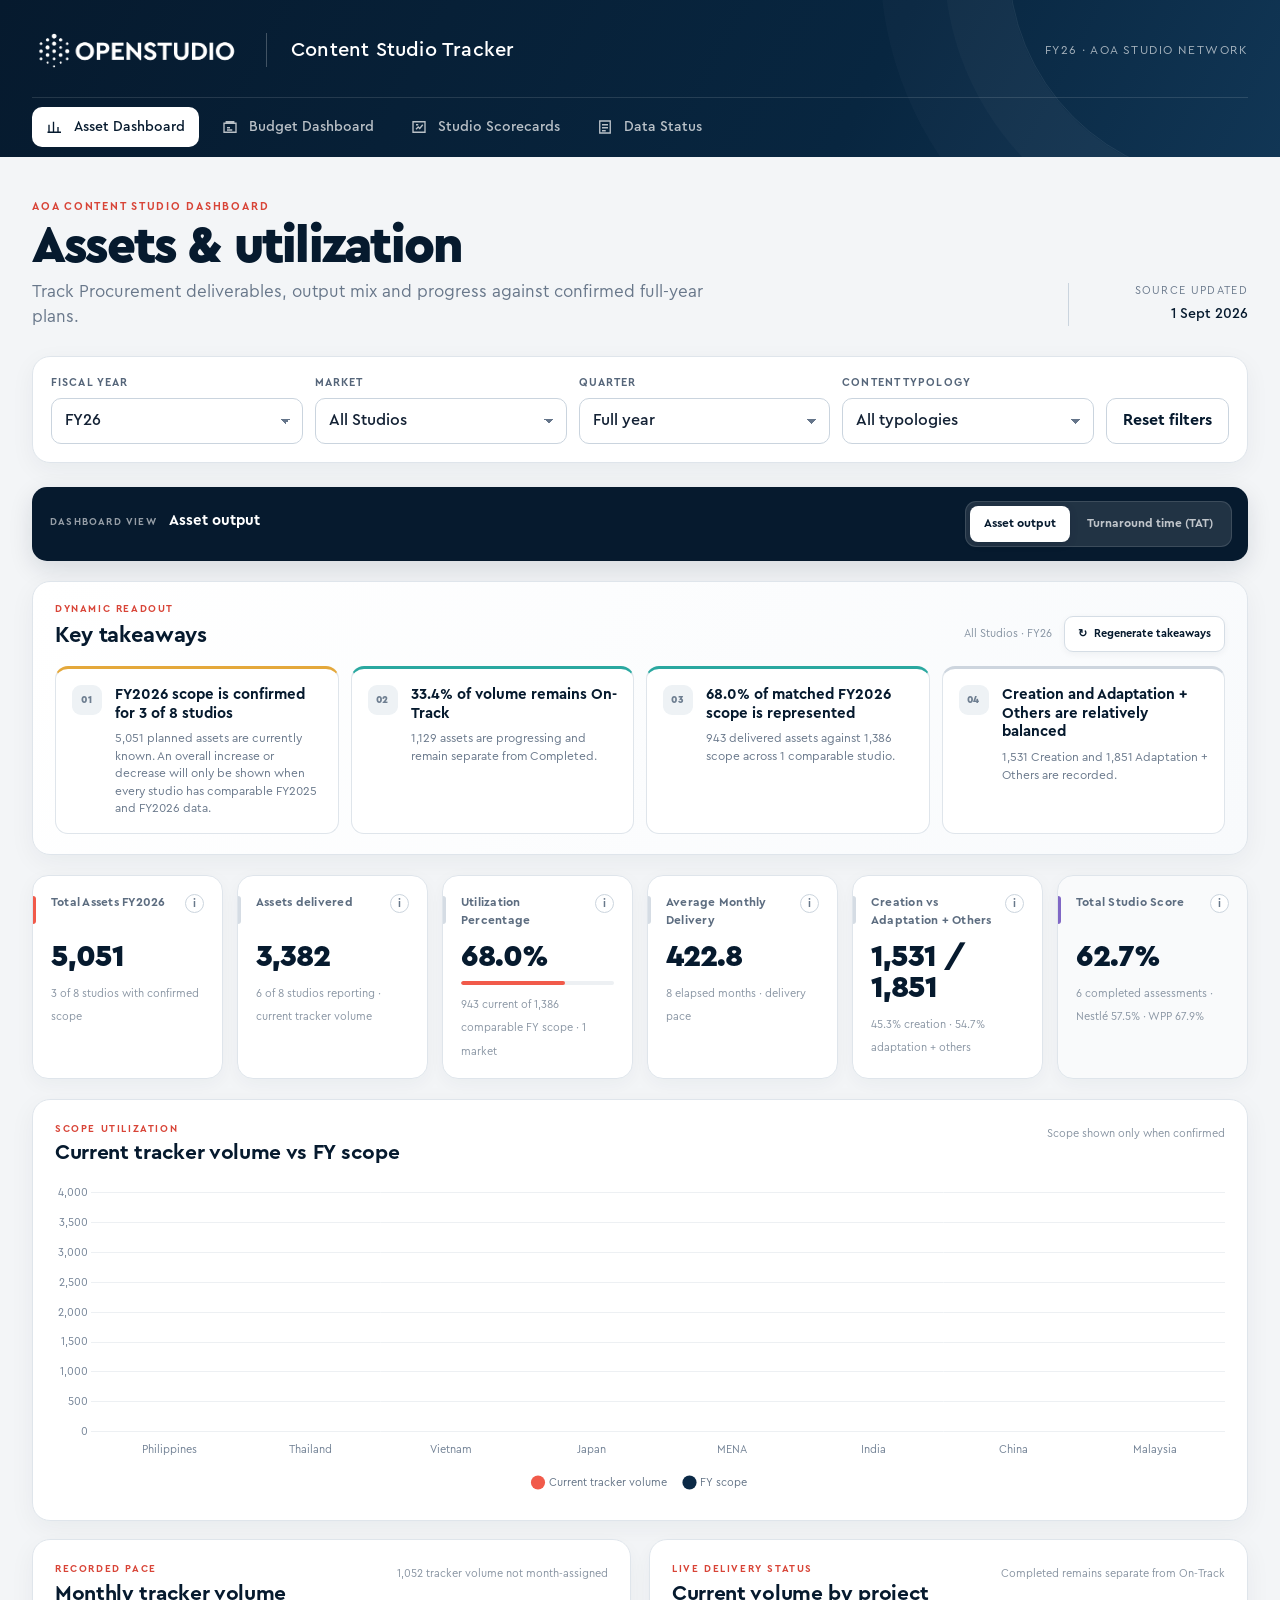
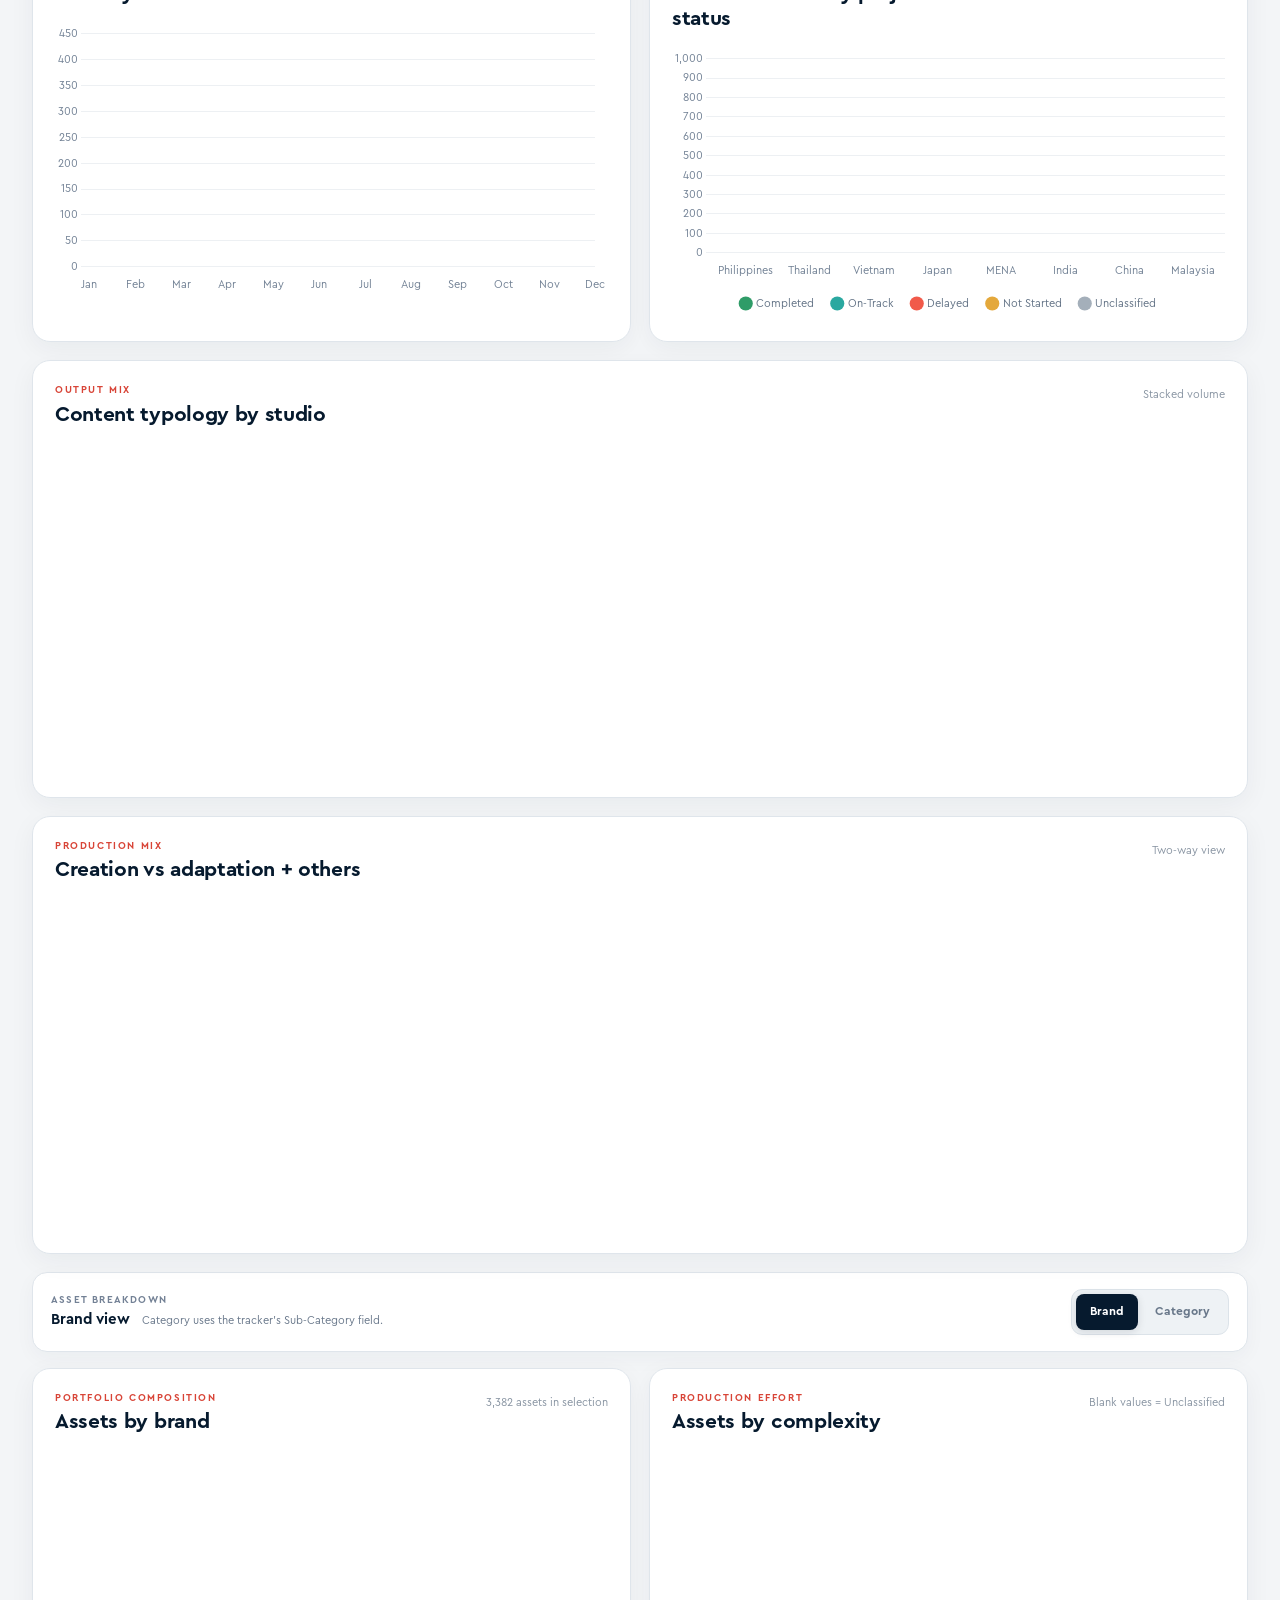
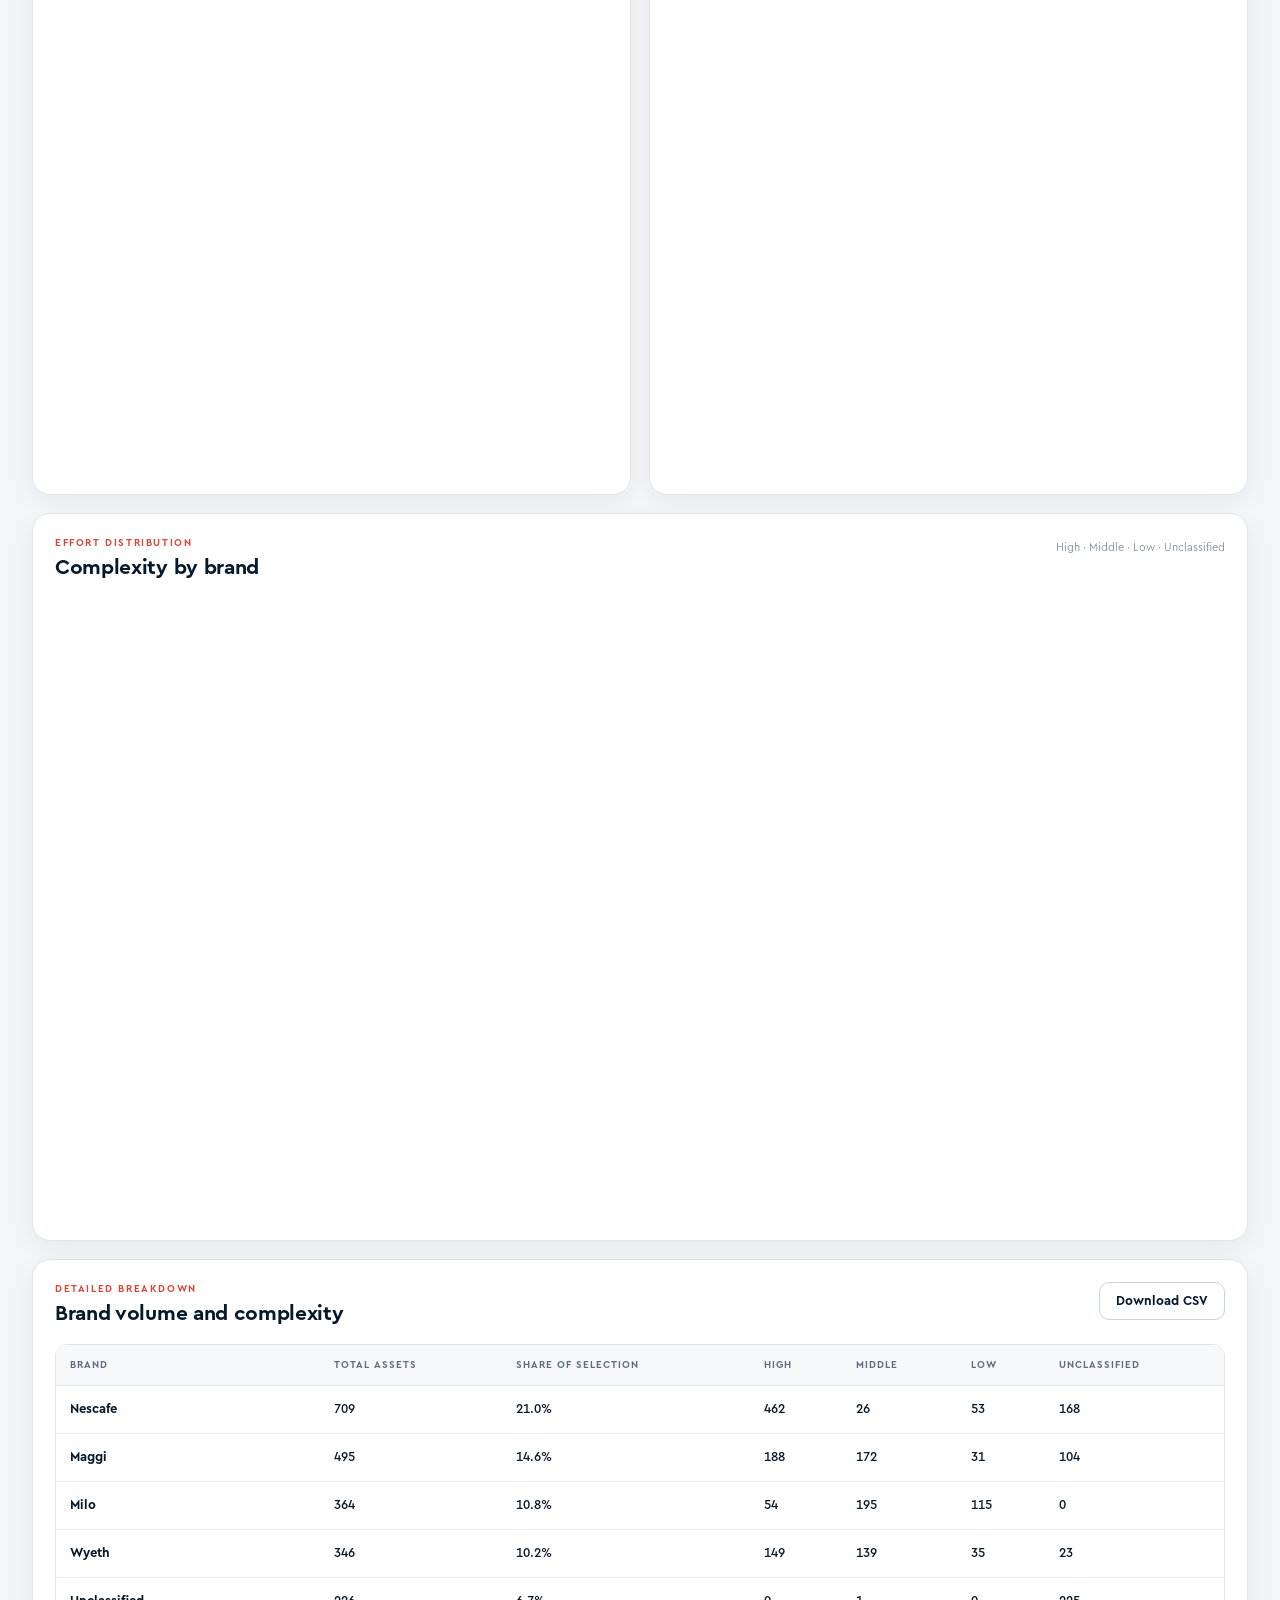
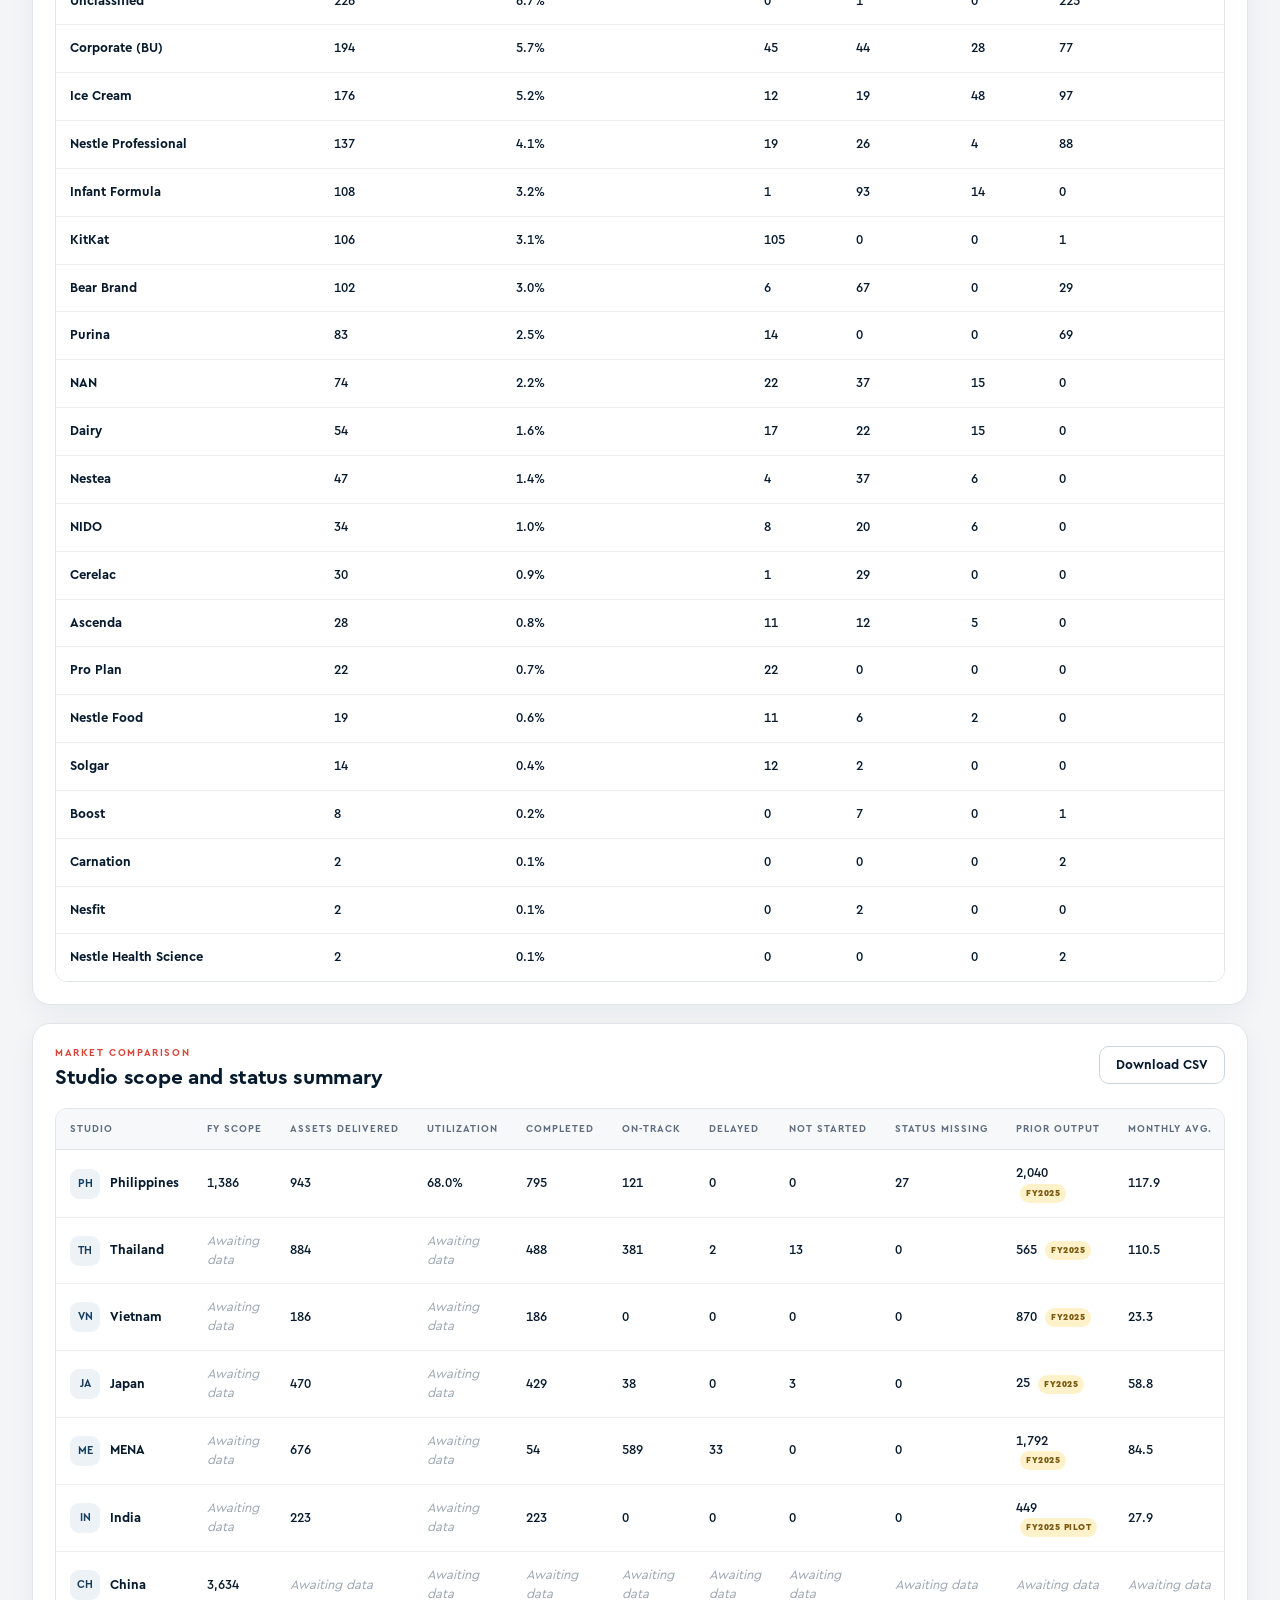
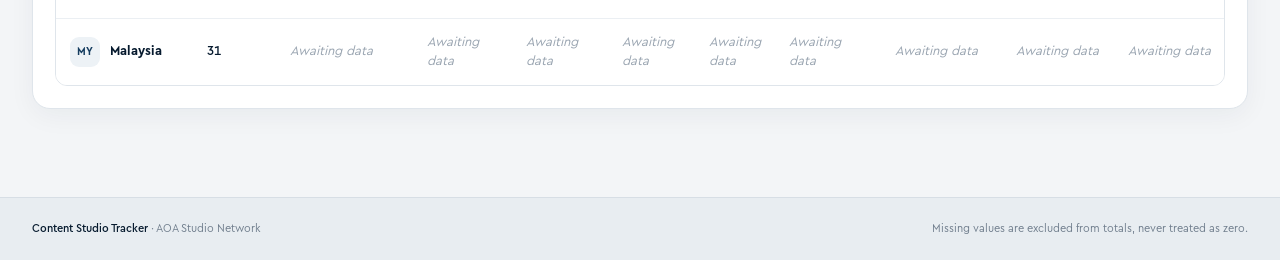
<file: index.html>
<!doctype html>
<html lang="en">
<head>
  <meta charset="utf-8">
  <meta name="viewport" content="width=device-width, initial-scale=1">
  <meta name="description" content="AOA Content Studio asset utilization and output dashboard">
  <title>Asset Dashboard | Content Studio Tracker</title>
  <link rel="stylesheet" href="./css/styles.css">
</head>
<body data-page="assets">
  <a class="skip-link" href="#main-content">Skip to content</a>
  <header id="app-header" class="site-header"></header>
  <main id="main-content" class="page-shell">
    <section class="page-intro">
      <div>
        <p class="eyebrow">AOA Content Studio Dashboard</p>
        <h1>Assets &amp; utilization</h1>
        <p class="intro-copy">Track Procurement deliverables, output mix and progress against confirmed full-year plans.</p>
      </div>
      <div class="updated-block"><span>Source updated</span><strong id="source-updated">—</strong></div>
    </section>

    <section id="global-filters" class="filter-panel" aria-label="Dashboard filters"></section>
    <div id="page-message" aria-live="polite"></div>
    <section id="loading-state" class="state-card"><span class="loader"></span>Loading studio data…</section>
    <section id="error-state" class="state-card state-error" hidden></section>

    <div id="dashboard-content" hidden>
      <section class="dashboard-view-switch" aria-label="Asset dashboard view">
        <div>
          <span class="switch-label">Dashboard view</span>
          <strong id="view-switch-title">Asset output</strong>
        </div>
        <div class="segmented-control" role="group" aria-label="Choose dashboard view">
          <button class="segment-button active" type="button" data-dashboard-view="assets" aria-pressed="true">Asset output</button>
          <button class="segment-button" type="button" data-dashboard-view="tat" aria-pressed="false">Turnaround time (TAT)</button>
        </div>
      </section>

      <section id="insights-panel" class="insights-panel" aria-labelledby="insights-title">
        <div class="insights-heading">
          <div><p class="panel-kicker">Dynamic readout</p><h2 id="insights-title">Key takeaways</h2></div>
          <div class="insights-actions">
            <span id="insights-context">Updates with filters</span>
            <button id="regenerate-insights" class="regenerate-button" type="button" aria-label="Regenerate key takeaways">
              <span aria-hidden="true">↻</span> Regenerate takeaways
            </button>
          </div>
        </div>
        <div id="asset-insights" class="insights-grid" aria-live="polite"></div>
      </section>

      <div id="asset-view">

      <section class="kpi-grid asset-kpi-grid" aria-label="Asset performance summary">
        <article id="fy-scope-card" class="kpi-card kpi-primary"><div class="kpi-top"><span>Total Assets FY2026</span><button class="info-button" data-tip="The confirmed full-year planned asset scope. A missing plan remains Awaiting data and is never treated as zero." aria-label="About total assets FY2026">i</button></div><strong id="kpi-fy-scope">—</strong><small id="kpi-fy-scope-context">Confirmed full-year scope</small></article>
        <article class="kpi-card"><div class="kpi-top"><span>Assets delivered</span><button class="info-button" data-tip="All Procurement quantities currently recorded in the tracker, across Completed, On-Track, Delayed, Not Started and unclassified statuses." aria-label="About assets delivered">i</button></div><strong id="kpi-delivered">—</strong><small id="kpi-delivered-context">Selected view</small></article>
        <article class="kpi-card"><div class="kpi-top"><span>Utilization Percentage</span><button class="info-button" data-tip="Assets delivered divided by confirmed full-year scope. It remains unavailable until both figures are supplied." aria-label="About utilization percentage">i</button></div><strong id="kpi-utilization">—</strong><div class="mini-progress"><span id="utilization-bar"></span></div><small id="kpi-utilization-context">Delivered ÷ FY scope</small></article>
        <article class="kpi-card"><div class="kpi-top"><span>Average Monthly Delivery</span><button class="info-button" data-tip="Assets delivered divided by elapsed reporting months. This is a pace indicator, not a full-year forecast." aria-label="About average monthly delivery">i</button></div><strong id="kpi-monthly-average">—</strong><small id="kpi-month-context">Across elapsed months</small></article>
        <article class="kpi-card"><div class="kpi-top"><span>Creation vs Adaptation + Others</span><button class="info-button" data-tip="Creation compared with adaptation plus localization, transcreation, compositioning, versioning and unclassified output." aria-label="About creation versus adaptation and others">i</button></div><strong id="kpi-creation-mix">—</strong><small id="kpi-creation-mix-context">Creation / Adaptation + Others</small></article>
        <article id="studio-score-card" class="kpi-card scorecard-secondary-kpi"><div class="kpi-top"><span>Total Studio Score</span><button class="info-button" data-tip="Secondary scorecard measure. For All Studios this is the average combined score across completed comparable assessments only. China and Malaysia are excluded; asset quarter and typology filters do not alter assessment scores." aria-label="About total studio score">i</button></div><strong id="kpi-studio-score">—</strong><small id="kpi-studio-score-context">Loading completed assessments</small></article>
      </section>

      <section class="chart-grid">
        <article class="panel panel-wide">
          <div class="panel-heading"><div><p class="panel-kicker">Scope utilization</p><h2>Current tracker volume vs FY scope</h2></div><span class="legend-note">Scope shown only when confirmed</span></div>
          <div class="chart-wrap chart-medium"><canvas id="assets-completed-chart" aria-label="Current tracker volume versus full-year scope by studio"></canvas></div>
        </article>
        <article class="panel">
          <div class="panel-heading"><div><p class="panel-kicker">Recorded pace</p><h2>Monthly tracker volume</h2></div><span id="monthly-chart-note" class="legend-note">Dated records only</span></div>
          <div class="chart-wrap"><canvas id="monthly-chart" aria-label="Monthly tracker volume trend"></canvas></div>
        </article>
        <article class="panel">
          <div class="panel-heading"><div><p class="panel-kicker">Live delivery status</p><h2>Current volume by project status</h2></div><span class="legend-note">Completed remains separate from On-Track</span></div>
          <div class="chart-wrap"><canvas id="status-chart" aria-label="Current tracker volume by project status"></canvas></div>
        </article>
        <article class="panel panel-wide">
          <div class="panel-heading"><div><p class="panel-kicker">Output mix</p><h2>Content typology by studio</h2></div><span class="legend-note">Stacked volume</span></div>
          <div class="chart-wrap chart-large"><canvas id="typology-chart" aria-label="Content typology volume by studio"></canvas></div>
        </article>
        <article class="panel panel-wide">
          <div class="panel-heading"><div><p class="panel-kicker">Production mix</p><h2>Creation vs adaptation + others</h2></div><span class="legend-note">Two-way view</span></div>
          <div class="chart-wrap chart-large"><canvas id="asset-type-chart" aria-label="Asset creation versus adaptation and others by studio"></canvas></div>
        </article>
      </section>

      <section class="dimension-toolbar" aria-label="Brand and category breakdown controls">
        <div>
          <span class="switch-label">Asset breakdown</span>
          <strong id="dimension-toolbar-title">Brand view</strong>
          <small>Category uses the tracker’s Sub-Category field.</small>
        </div>
        <div class="segmented-control compact" role="group" aria-label="Group assets by brand or category">
          <button class="segment-button active" type="button" data-asset-dimension="brand" aria-pressed="true">Brand</button>
          <button class="segment-button" type="button" data-asset-dimension="category" aria-pressed="false">Category</button>
        </div>
      </section>

      <section class="chart-grid">
        <article class="panel">
          <div class="panel-heading"><div><p class="panel-kicker">Portfolio composition</p><h2 id="dimension-volume-title">Assets by brand</h2></div><span id="dimension-volume-note" class="legend-note">Exact tracker volume</span></div>
          <div class="chart-scroll"><div id="dimension-volume-chart-wrap" class="chart-dynamic"><canvas id="dimension-volume-chart" aria-label="Asset volume by brand or category"></canvas></div></div>
        </article>
        <article class="panel">
          <div class="panel-heading"><div><p class="panel-kicker">Production effort</p><h2>Assets by complexity</h2></div><span class="legend-note">Blank values = Unclassified</span></div>
          <div class="chart-wrap"><canvas id="complexity-chart" aria-label="Asset volume by complexity"></canvas></div>
        </article>
        <article class="panel panel-wide">
          <div class="panel-heading"><div><p class="panel-kicker">Effort distribution</p><h2 id="complexity-dimension-title">Complexity by brand</h2></div><span class="legend-note">High · Middle · Low · Unclassified</span></div>
          <div class="chart-scroll"><div id="complexity-dimension-chart-wrap" class="chart-dynamic"><canvas id="complexity-dimension-chart" aria-label="Complexity mix by brand or category"></canvas></div></div>
        </article>
      </section>

      <section class="panel table-panel">
        <div class="panel-heading"><div><p class="panel-kicker">Detailed breakdown</p><h2 id="dimension-table-title">Brand volume and complexity</h2></div><button id="download-dimensions" class="secondary-button" type="button">Download CSV</button></div>
        <div class="table-scroll"><table class="dimension-table"><thead><tr><th id="dimension-table-header">Brand</th><th>Total assets</th><th>Share of selection</th><th>High</th><th>Middle</th><th>Low</th><th>Unclassified</th></tr></thead><tbody id="dimension-comparison-body"></tbody></table></div>
      </section>

      <section class="panel table-panel">
        <div class="panel-heading"><div><p class="panel-kicker">Market comparison</p><h2>Studio scope and status summary</h2></div><button id="download-assets" class="secondary-button" type="button">Download CSV</button></div>
        <div class="table-scroll"><table><thead><tr><th>Studio</th><th>FY scope</th><th>Assets delivered</th><th>Utilization</th><th>Completed</th><th>On-Track</th><th>Delayed</th><th>Not Started</th><th>Status missing</th><th>Prior output</th><th>Monthly avg.</th><th>Creation</th><th>Adaptation + Others</th></tr></thead><tbody id="market-comparison-body"></tbody></table></div>
      </section>
      </div>

      <section id="tat-view" hidden aria-label="Turnaround time dashboard">
        <article class="tat-explainer">
          <div class="tat-explainer-icon" aria-hidden="true">TAT</div>
          <div>
            <p class="panel-kicker">How to read this view</p>
            <h2 id="tat-explainer-title">Median TAT shows the typical completed brief</h2>
            <p id="tat-explainer-copy">TAT is measured once per unique brief, from Project Brief Date to its latest completed Project Delivery Date. The median is the default because a small number of long-running scopes can distort the average.</p>
            <ul class="method-list">
              <li><strong>No duplication:</strong> repeated deliverable rows are grouped using market, brand, project title and brief date.</li>
              <li><strong>Standard scope:</strong> completed briefs with valid dates and a duration of 90 calendar days or less.</li>
              <li><strong>Separate classifications:</strong> creation, adaptation, mixed and unclassified briefs are mutually exclusive.</li>
            </ul>
          </div>
        </article>

        <section class="tat-controls" aria-label="TAT display controls">
          <div>
            <span class="switch-label">Headline calculation</span>
            <div class="segmented-control compact" role="group" aria-label="Choose TAT calculation">
              <button class="segment-button active" type="button" data-tat-metric="median" aria-pressed="true">Median</button>
              <button class="segment-button" type="button" data-tat-metric="average" aria-pressed="false">Average</button>
            </div>
          </div>
          <label class="scope-toggle"><input id="include-long-running" type="checkbox"><span aria-hidden="true"></span><div><strong>Include long-running scopes</strong><small>Add briefs above 90 calendar days. This may materially increase the average.</small></div></label>
        </section>

        <section class="kpi-grid" aria-label="Turnaround time summary">
          <article class="kpi-card kpi-primary"><div class="kpi-top"><span id="kpi-tat-label">Median TAT</span><button class="info-button" data-tip="Calendar days between brief date and final completed delivery, calculated once per deduplicated brief." aria-label="About turnaround time">i</button></div><strong id="kpi-tat">—</strong><small id="kpi-tat-context">Standard completed briefs</small></article>
          <article class="kpi-card"><div class="kpi-top"><span>Valid briefs</span><button class="info-button" data-tip="Unique completed briefs remaining after date validation, deduplication and the selected scope rule." aria-label="About valid briefs">i</button></div><strong id="kpi-tat-briefs">—</strong><small id="kpi-tat-coverage">Deduplicated sample</small></article>
          <article class="kpi-card"><div class="kpi-top"><span>Within 14 days</span><button class="info-button" data-tip="Share of included briefs delivered within 14 calendar days of the recorded brief date." aria-label="About briefs within 14 days">i</button></div><strong id="kpi-within-14">—</strong><small>Of included briefs</small></article>
          <article class="kpi-card"><div class="kpi-top"><span>Within 30 days</span><button class="info-button" data-tip="Share of included briefs delivered within 30 calendar days of the recorded brief date." aria-label="About briefs within 30 days">i</button></div><strong id="kpi-within-30">—</strong><small>Of included briefs</small></article>
          <article class="kpi-card"><div class="kpi-top"><span>Creation TAT</span><button class="info-button" data-tip="Selected TAT calculation for briefs classified only as Asset Creation. Mixed briefs are kept separate." aria-label="About creation turnaround time">i</button></div><strong id="kpi-creation-tat">—</strong><small id="kpi-creation-tat-context">Creation-only briefs</small></article>
          <article class="kpi-card"><div class="kpi-top"><span>Adaptation TAT</span><button class="info-button" data-tip="Selected TAT calculation for briefs classified only as Asset Adaptation. Mixed briefs are kept separate." aria-label="About adaptation turnaround time">i</button></div><strong id="kpi-adaptation-tat">—</strong><small id="kpi-adaptation-tat-context">Adaptation-only briefs</small></article>
        </section>

        <section class="chart-grid">
          <article class="panel panel-wide">
            <div class="panel-heading"><div><p class="panel-kicker">Market comparison</p><h2 id="tat-market-chart-title">Median TAT by studio</h2></div><span id="tat-scope-note" class="legend-note">Standard briefs · calendar days</span></div>
            <div class="chart-wrap chart-medium chart-with-empty"><canvas id="tat-market-chart" aria-label="Turnaround time by studio"></canvas><div id="tat-market-empty" class="chart-empty" hidden>Awaiting valid brief dates for this selection.</div></div>
          </article>
          <article class="panel">
            <div class="panel-heading"><div><p class="panel-kicker">Production comparison</p><h2>Creation vs adaptation TAT</h2></div><span class="legend-note">Mixed briefs remain separate</span></div>
            <div class="chart-wrap chart-with-empty"><canvas id="tat-type-chart" aria-label="Creation and adaptation turnaround time"></canvas><div id="tat-type-empty" class="chart-empty" hidden>Classification is unavailable for this selection.</div></div>
          </article>
          <article class="panel">
            <div class="panel-heading"><div><p class="panel-kicker">Delivery distribution</p><h2>Briefs by delivery band</h2></div><span class="legend-note">Unique briefs</span></div>
            <div class="chart-wrap chart-with-empty"><canvas id="tat-band-chart" aria-label="Brief distribution by turnaround band"></canvas><div id="tat-band-empty" class="chart-empty" hidden>Awaiting valid brief dates for this selection.</div></div>
          </article>
        </section>

        <section class="panel table-panel">
          <div class="panel-heading"><div><p class="panel-kicker">TAT detail</p><h2>Studio turnaround summary</h2></div><button id="download-tat" class="secondary-button" type="button">Download CSV</button></div>
          <div class="table-scroll"><table><thead><tr><th>Studio</th><th id="tat-table-metric">Median TAT</th><th>Valid briefs</th><th>Within 14 days</th><th>Within 30 days</th><th>Creation TAT</th><th>Adaptation TAT</th><th id="tat-long-running-column">Long-running excluded</th></tr></thead><tbody id="tat-comparison-body"></tbody></table></div>
          <p class="chart-note">“Awaiting data” means no valid briefs match the selected filters. It never represents a confirmed zero-day turnaround.</p>
        </section>
      </section>
    </div>
  </main>
  <footer id="app-footer"></footer>
  <script src="./js/vendor/chart.umd.js"></script>
  <script src="./js/config.js"></script>
  <script src="./js/data-source.js"></script>
  <script src="./js/calculations.js"></script>
  <script src="./js/insights.js"></script>
  <script src="./js/shared-ui.js"></script>
  <script src="./js/assets-dashboard.js"></script>
</body>
</html>
</file>
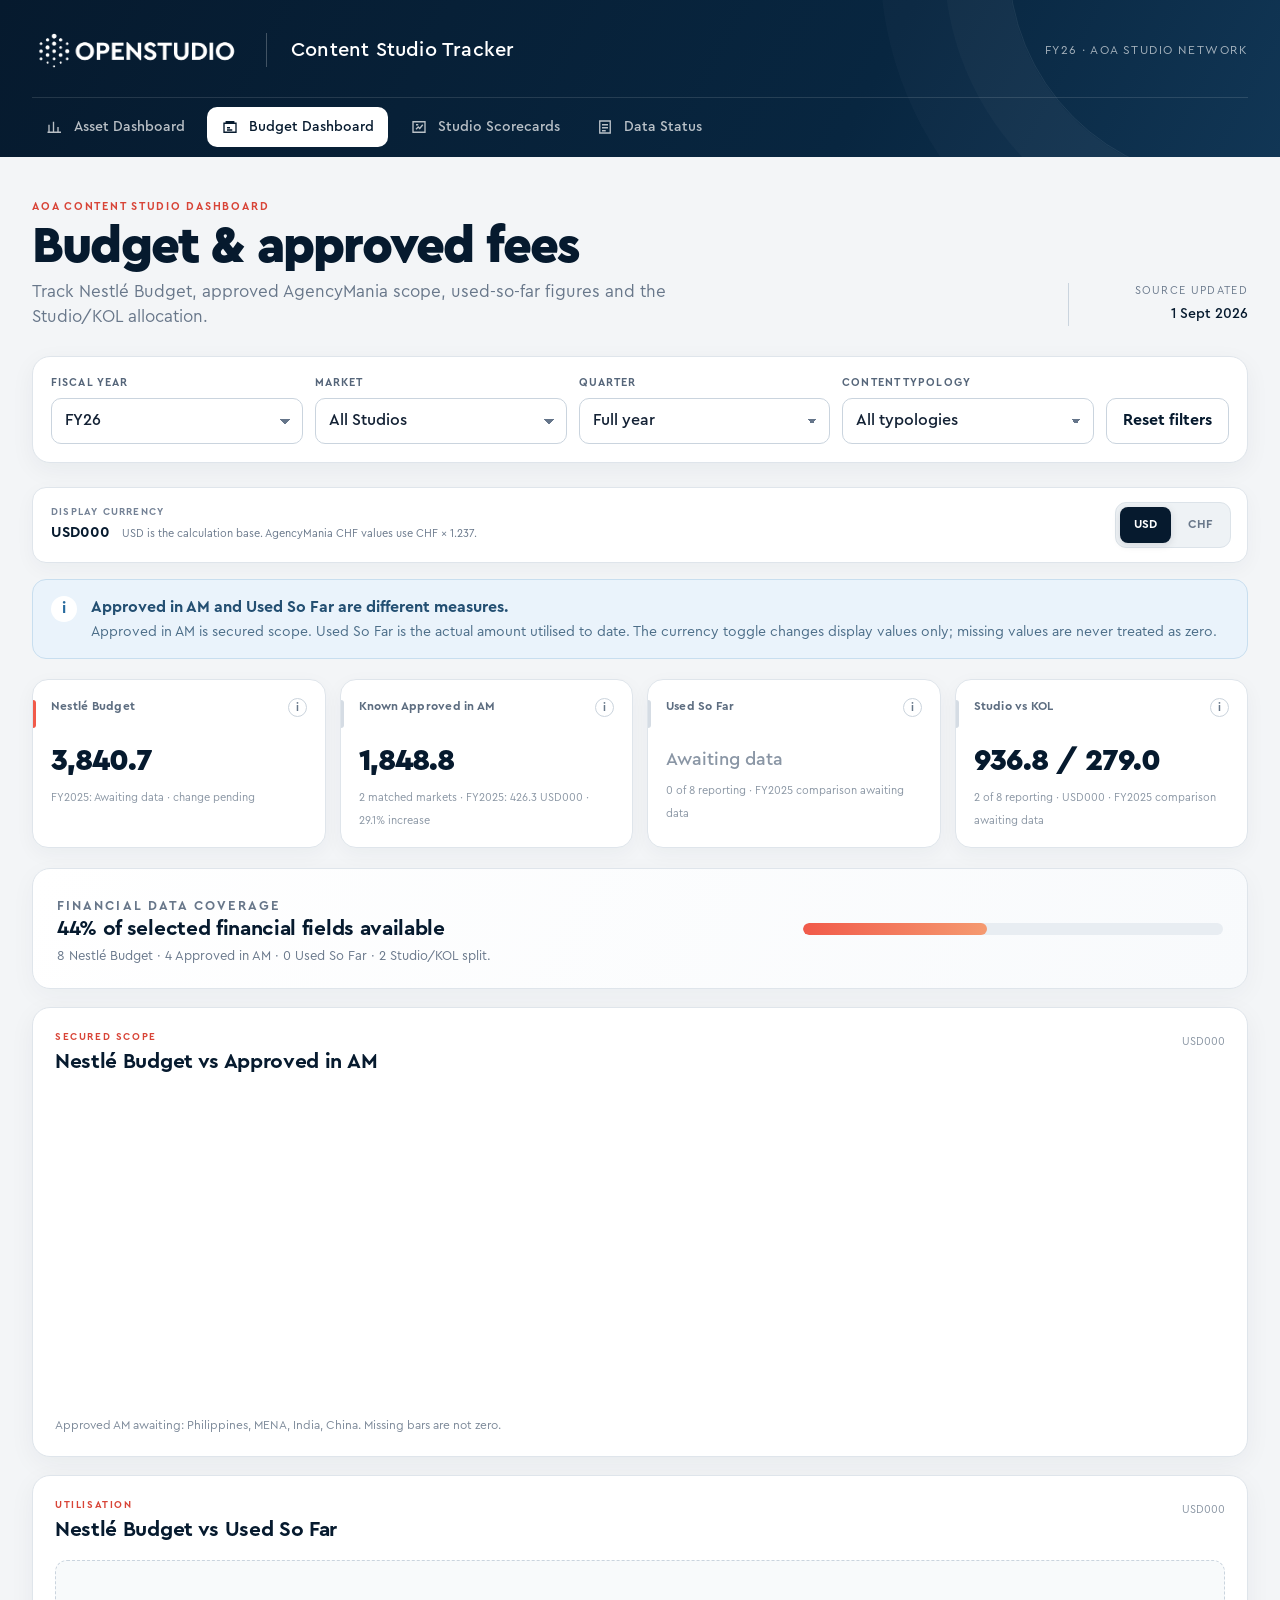
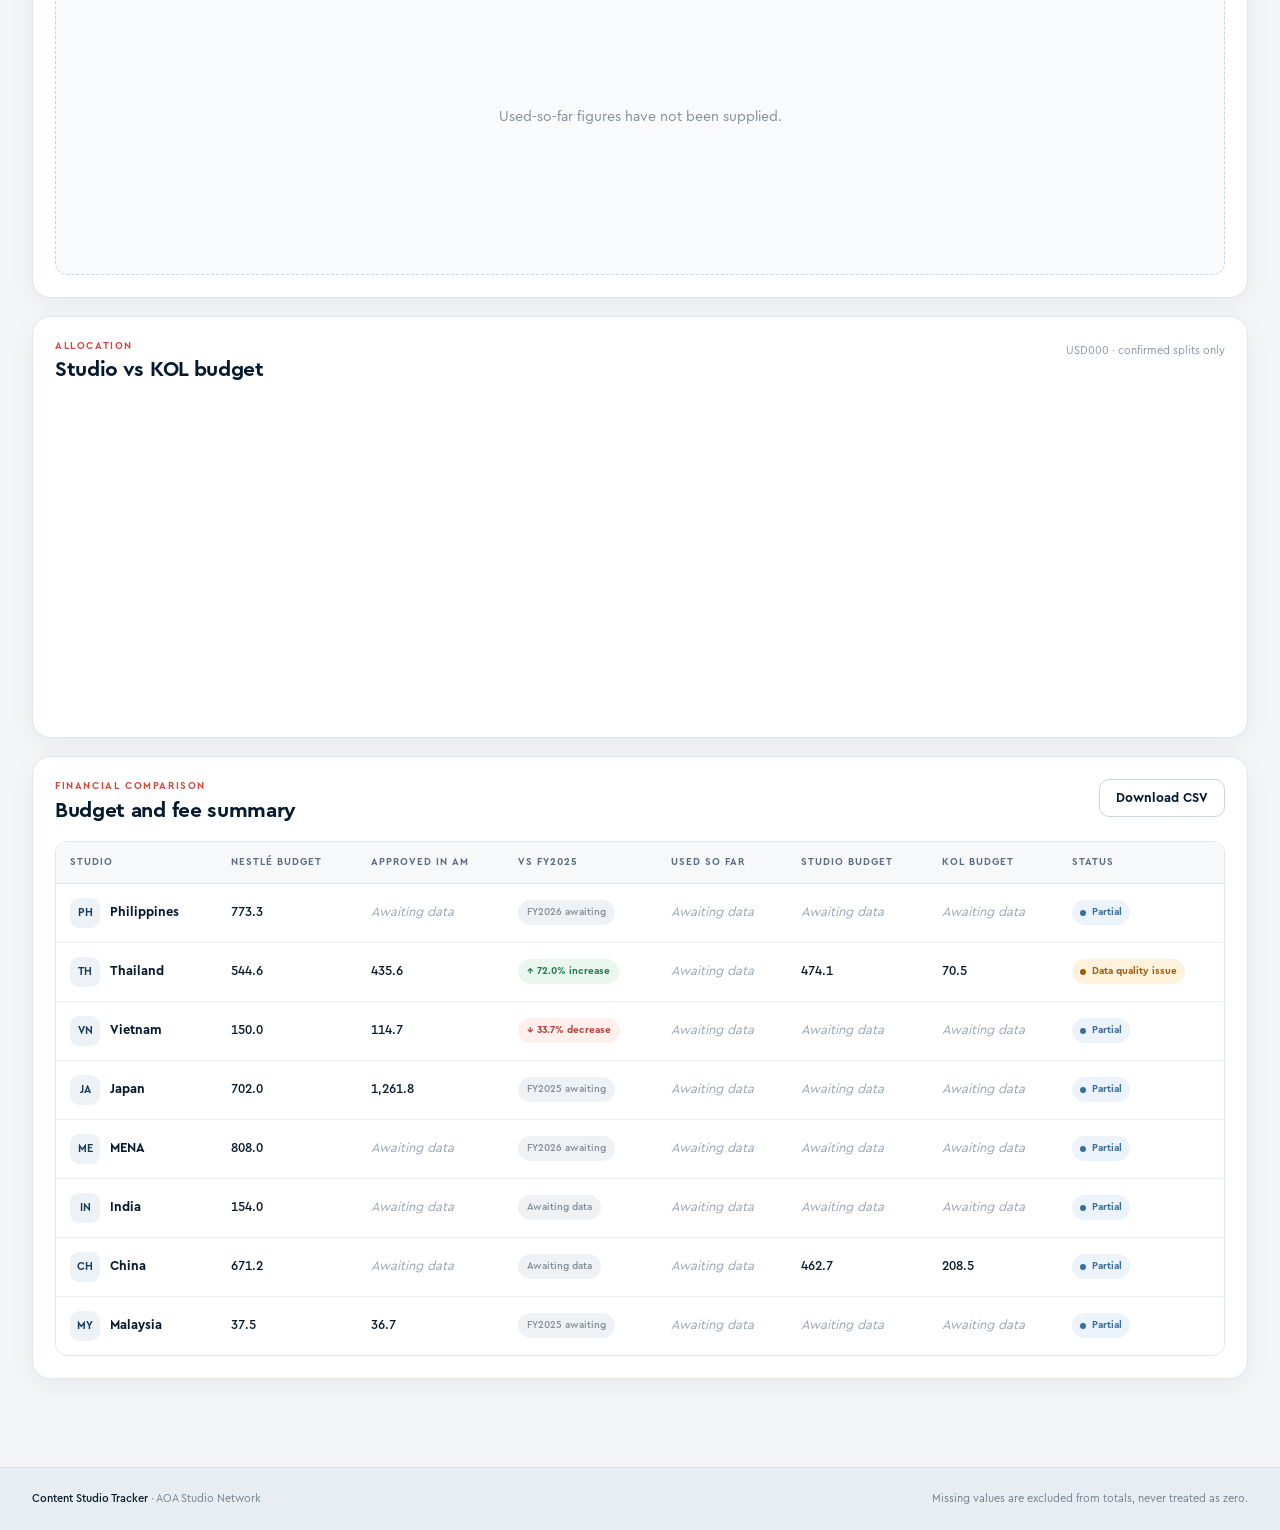
<file: budget.html>
<!doctype html>
<html lang="en">
<head>
  <meta charset="utf-8">
  <meta name="viewport" content="width=device-width, initial-scale=1">
  <meta name="description" content="AOA Content Studio budget and approved fee dashboard">
  <title>Budget Dashboard | Content Studio Tracker</title>
  <link rel="stylesheet" href="./css/styles.css">
</head>
<body data-page="budget">
  <a class="skip-link" href="#main-content">Skip to content</a>
  <header id="app-header" class="site-header"></header>
  <main id="main-content" class="page-shell">
    <section class="page-intro">
      <div><p class="eyebrow">AOA Content Studio Dashboard</p><h1>Budget &amp; approved fees</h1><p class="intro-copy">Track Nestlé Budget, approved AgencyMania scope, used-so-far figures and the Studio/KOL allocation.</p></div>
      <div class="updated-block"><span>Source updated</span><strong id="source-updated">—</strong></div>
    </section>
    <section id="global-filters" class="filter-panel" aria-label="Dashboard filters"></section>
    <div id="page-message" aria-live="polite"></div>
    <section id="loading-state" class="state-card"><span class="loader"></span>Loading financial data…</section>
    <section id="error-state" class="state-card state-error" hidden></section>

    <div id="dashboard-content" hidden>
      <section class="currency-toolbar" aria-label="Financial display currency">
        <div>
          <span class="switch-label">Display currency</span>
          <strong id="currency-display-copy">USD000</strong>
          <small id="currency-rate-note">Display conversion only · USD is the calculation base.</small>
        </div>
        <div id="currency-toggle" class="segmented-control compact" role="group" aria-label="Choose financial display currency">
          <button class="segment-button active" type="button" data-currency="USD" aria-pressed="true">USD</button>
          <button class="segment-button" type="button" data-currency="CHF" aria-pressed="false">CHF</button>
        </div>
      </section>

      <section class="notice-banner"><span class="notice-icon">i</span><div><strong>Approved in AM and Used So Far are different measures.</strong><p>Approved in AM is secured scope. Used So Far is the actual amount utilised to date. The currency toggle changes display values only; missing values are never treated as zero.</p></div></section>

      <section class="kpi-grid finance-kpi-grid" aria-label="Financial summary">
        <article class="kpi-card kpi-primary"><div class="kpi-top"><span>Nestlé Budget</span><button class="info-button" data-tip="The current Nestlé annual budget, shown in the selected display currency." aria-label="About Nestlé Budget">i</button></div><strong id="kpi-budget">—</strong><small id="kpi-budget-context">FY2025 comparison awaiting data</small></article>
        <article class="kpi-card"><div class="kpi-top"><span id="approved-kpi-label">Approved in AM</span><button class="info-button" data-tip="Approved AgencyMania Net Fee in the selected display currency. Missing markets are excluded, not counted as zero." aria-label="About Approved in AM">i</button></div><strong id="kpi-approved">—</strong><small id="kpi-approved-context">FY2025 comparison awaiting data</small></article>
        <article class="kpi-card"><div class="kpi-top"><span>Used So Far</span><button class="info-button" data-tip="Actual amount utilised to date. This is separate from Approved in AM and remains unavailable until supplied." aria-label="About Used So Far">i</button></div><strong id="kpi-used">—</strong><small id="kpi-used-context">FY2025 comparison awaiting data</small></article>
        <article class="kpi-card"><div class="kpi-top"><span>Studio vs KOL</span><button class="info-button" data-tip="Confirmed Nestlé Budget allocation between Studio/content and KOL. Markets without a split are excluded." aria-label="About Studio versus KOL">i</button></div><strong id="kpi-split">—</strong><small id="kpi-split-context">Studio / KOL</small></article>
      </section>

      <section class="coverage-panel">
        <div><p class="panel-kicker">Financial data coverage</p><h2 id="coverage-title">—</h2><p id="coverage-copy">—</p></div>
        <div class="coverage-meter" role="img" aria-label="Financial data completeness"><span id="coverage-meter-fill"></span></div>
      </section>

      <section class="chart-grid">
        <article class="panel panel-wide"><div class="panel-heading"><div><p class="panel-kicker">Secured scope</p><h2>Nestlé Budget vs Approved in AM</h2></div><span class="legend-note"><span data-currency-unit>USD000</span></span></div><div class="chart-wrap chart-medium chart-with-empty"><canvas id="budget-approved-chart"></canvas><div id="budget-approved-empty" class="chart-empty" hidden>Awaiting approved AM data for this view.</div></div><p id="budget-approved-note" class="chart-note"></p></article>
        <article class="panel panel-wide"><div class="panel-heading"><div><p class="panel-kicker">Utilisation</p><h2>Nestlé Budget vs Used So Far</h2></div><span class="legend-note"><span data-currency-unit>USD000</span></span></div><div class="chart-wrap chart-medium chart-with-empty"><canvas id="budget-spend-chart"></canvas><div id="budget-spend-empty" class="chart-empty" hidden>Used-so-far figures have not been supplied.</div></div></article>
        <article class="panel panel-wide"><div class="panel-heading"><div><p class="panel-kicker">Allocation</p><h2>Studio vs KOL budget</h2></div><span class="legend-note"><span data-currency-unit>USD000</span> · confirmed splits only</span></div><div class="chart-wrap chart-medium chart-with-empty"><canvas id="budget-split-chart"></canvas><div id="budget-split-empty" class="chart-empty" hidden>Studio and KOL budget split is awaiting data.</div></div></article>
      </section>

      <section class="panel table-panel">
        <div class="panel-heading"><div><p class="panel-kicker">Financial comparison</p><h2>Budget and fee summary</h2></div><button id="download-finance" class="secondary-button" type="button">Download CSV</button></div>
        <div class="table-scroll"><table><thead><tr><th>Studio</th><th>Nestlé Budget</th><th>Approved in AM</th><th>vs FY2025</th><th>Used So Far</th><th>Studio budget</th><th>KOL budget</th><th>Status</th></tr></thead><tbody id="finance-comparison-body"></tbody></table></div>
      </section>
    </div>
  </main>
  <footer id="app-footer"></footer>
  <script src="./js/vendor/chart.umd.js"></script>
  <script src="./js/config.js"></script><script src="./js/data-source.js"></script><script src="./js/calculations.js"></script><script src="./js/shared-ui.js"></script><script src="./js/budget-dashboard.js"></script>
</body>
</html>
</file>
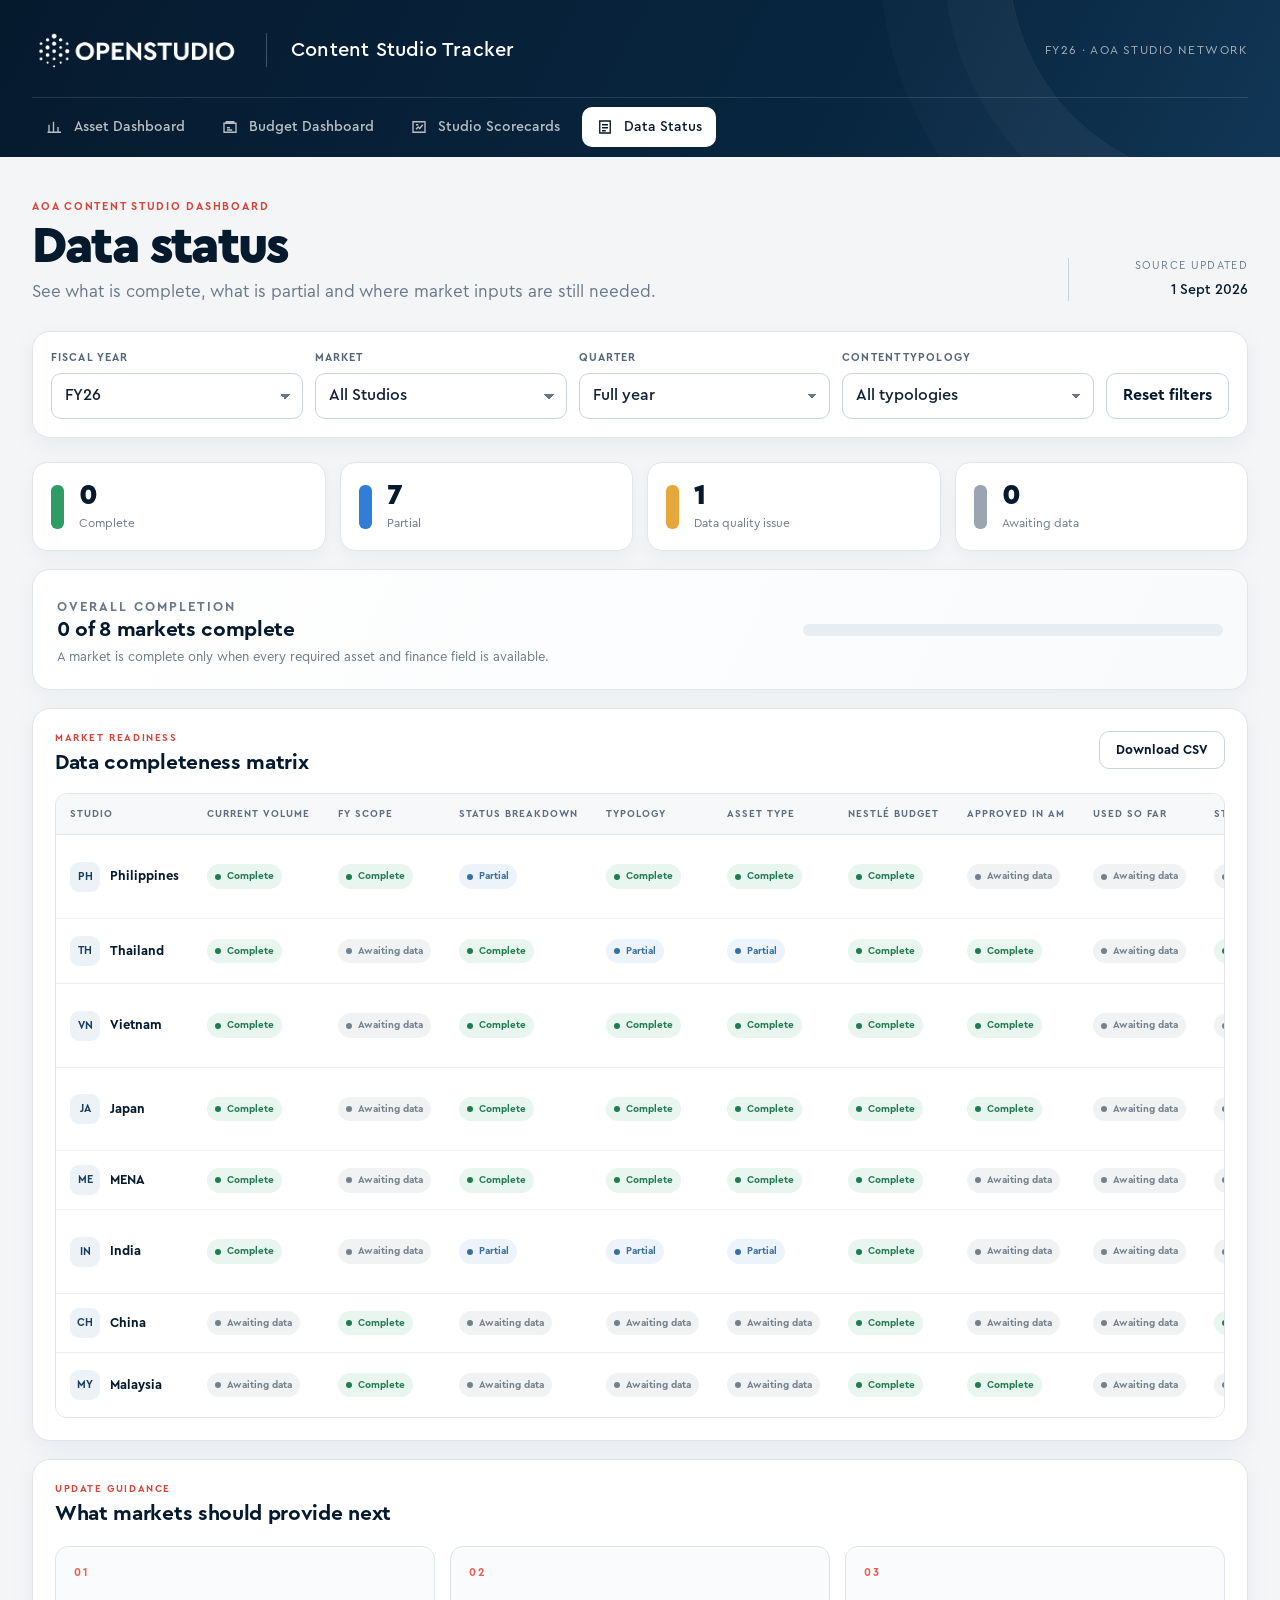
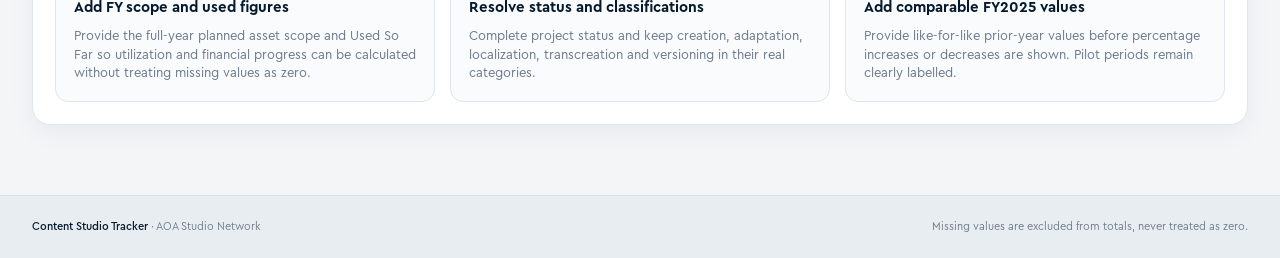
<file: data-status.html>
<!doctype html>
<html lang="en">
<head>
  <meta charset="utf-8"><meta name="viewport" content="width=device-width, initial-scale=1"><meta name="description" content="AOA Content Studio data completeness and quality status"><title>Data Status | Content Studio Tracker</title><link rel="stylesheet" href="./css/styles.css">
</head>
<body data-page="status">
  <a class="skip-link" href="#main-content">Skip to content</a><header id="app-header" class="site-header"></header>
  <main id="main-content" class="page-shell">
    <section class="page-intro"><div><p class="eyebrow">AOA Content Studio Dashboard</p><h1>Data status</h1><p class="intro-copy">See what is complete, what is partial and where market inputs are still needed.</p></div><div class="updated-block"><span>Source updated</span><strong id="source-updated">—</strong></div></section>
    <section id="global-filters" class="filter-panel" aria-label="Dashboard filters"></section><div id="page-message" aria-live="polite"></div>
    <section id="loading-state" class="state-card"><span class="loader"></span>Checking market data…</section><section id="error-state" class="state-card state-error" hidden></section>
    <div id="dashboard-content" hidden>
      <section class="status-summary-grid">
        <article class="status-summary-card"><span class="status-dot complete"></span><div><strong id="status-complete-count">—</strong><p>Complete</p></div></article>
        <article class="status-summary-card"><span class="status-dot partial"></span><div><strong id="status-partial-count">—</strong><p>Partial</p></div></article>
        <article class="status-summary-card"><span class="status-dot issue"></span><div><strong id="status-issue-count">—</strong><p>Data quality issue</p></div></article>
        <article class="status-summary-card"><span class="status-dot awaiting"></span><div><strong id="status-awaiting-count">—</strong><p>Awaiting data</p></div></article>
      </section>
      <section class="coverage-panel"><div><p class="panel-kicker">Overall completion</p><h2 id="status-coverage-title">—</h2><p id="status-coverage-copy">A market is complete only when every required asset and finance field is available.</p></div><div class="coverage-meter"><span id="status-coverage-fill"></span></div></section>
      <section class="panel table-panel"><div class="panel-heading"><div><p class="panel-kicker">Market readiness</p><h2>Data completeness matrix</h2></div><button id="download-status" class="secondary-button" type="button">Download CSV</button></div><div class="table-scroll"><table class="status-table"><thead><tr><th>Studio</th><th>Current volume</th><th>FY scope</th><th>Status breakdown</th><th>Typology</th><th>Asset type</th><th>Nestlé Budget</th><th>Approved in AM</th><th>Used So Far</th><th>Studio/KOL split</th><th>Last updated</th><th>Notes</th></tr></thead><tbody id="data-status-body"></tbody></table></div></section>
      <section class="panel guidance-panel"><div><p class="panel-kicker">Update guidance</p><h2>What markets should provide next</h2></div><div class="guidance-grid"><article><span>01</span><h3>Add FY scope and used figures</h3><p>Provide the full-year planned asset scope and Used So Far so utilization and financial progress can be calculated without treating missing values as zero.</p></article><article><span>02</span><h3>Resolve status and classifications</h3><p>Complete project status and keep creation, adaptation, localization, transcreation and versioning in their real categories.</p></article><article><span>03</span><h3>Add comparable FY2025 values</h3><p>Provide like-for-like prior-year values before percentage increases or decreases are shown. Pilot periods remain clearly labelled.</p></article></div></section>
    </div>
  </main><footer id="app-footer"></footer>
  <script src="./js/config.js"></script><script src="./js/data-source.js"></script><script src="./js/calculations.js"></script><script src="./js/shared-ui.js"></script><script src="./js/status-dashboard.js"></script>
</body>
</html>
</file>
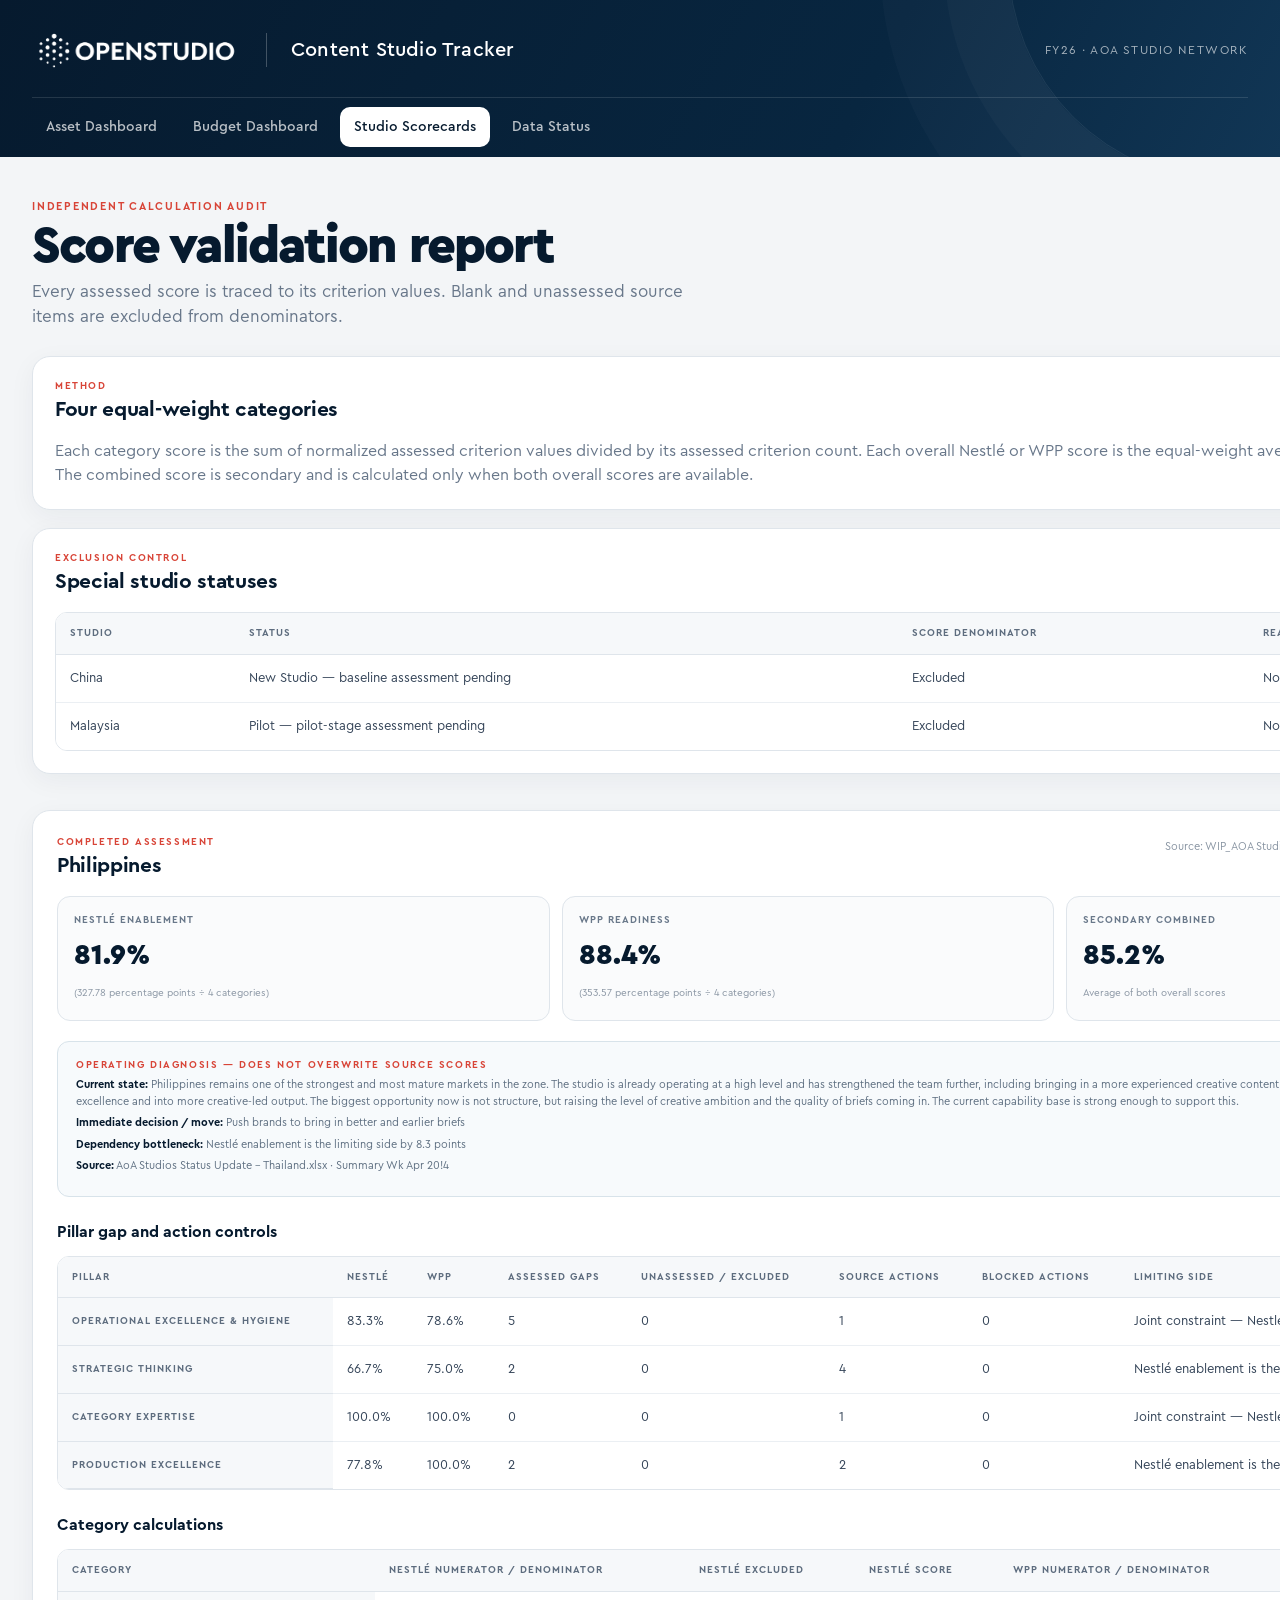
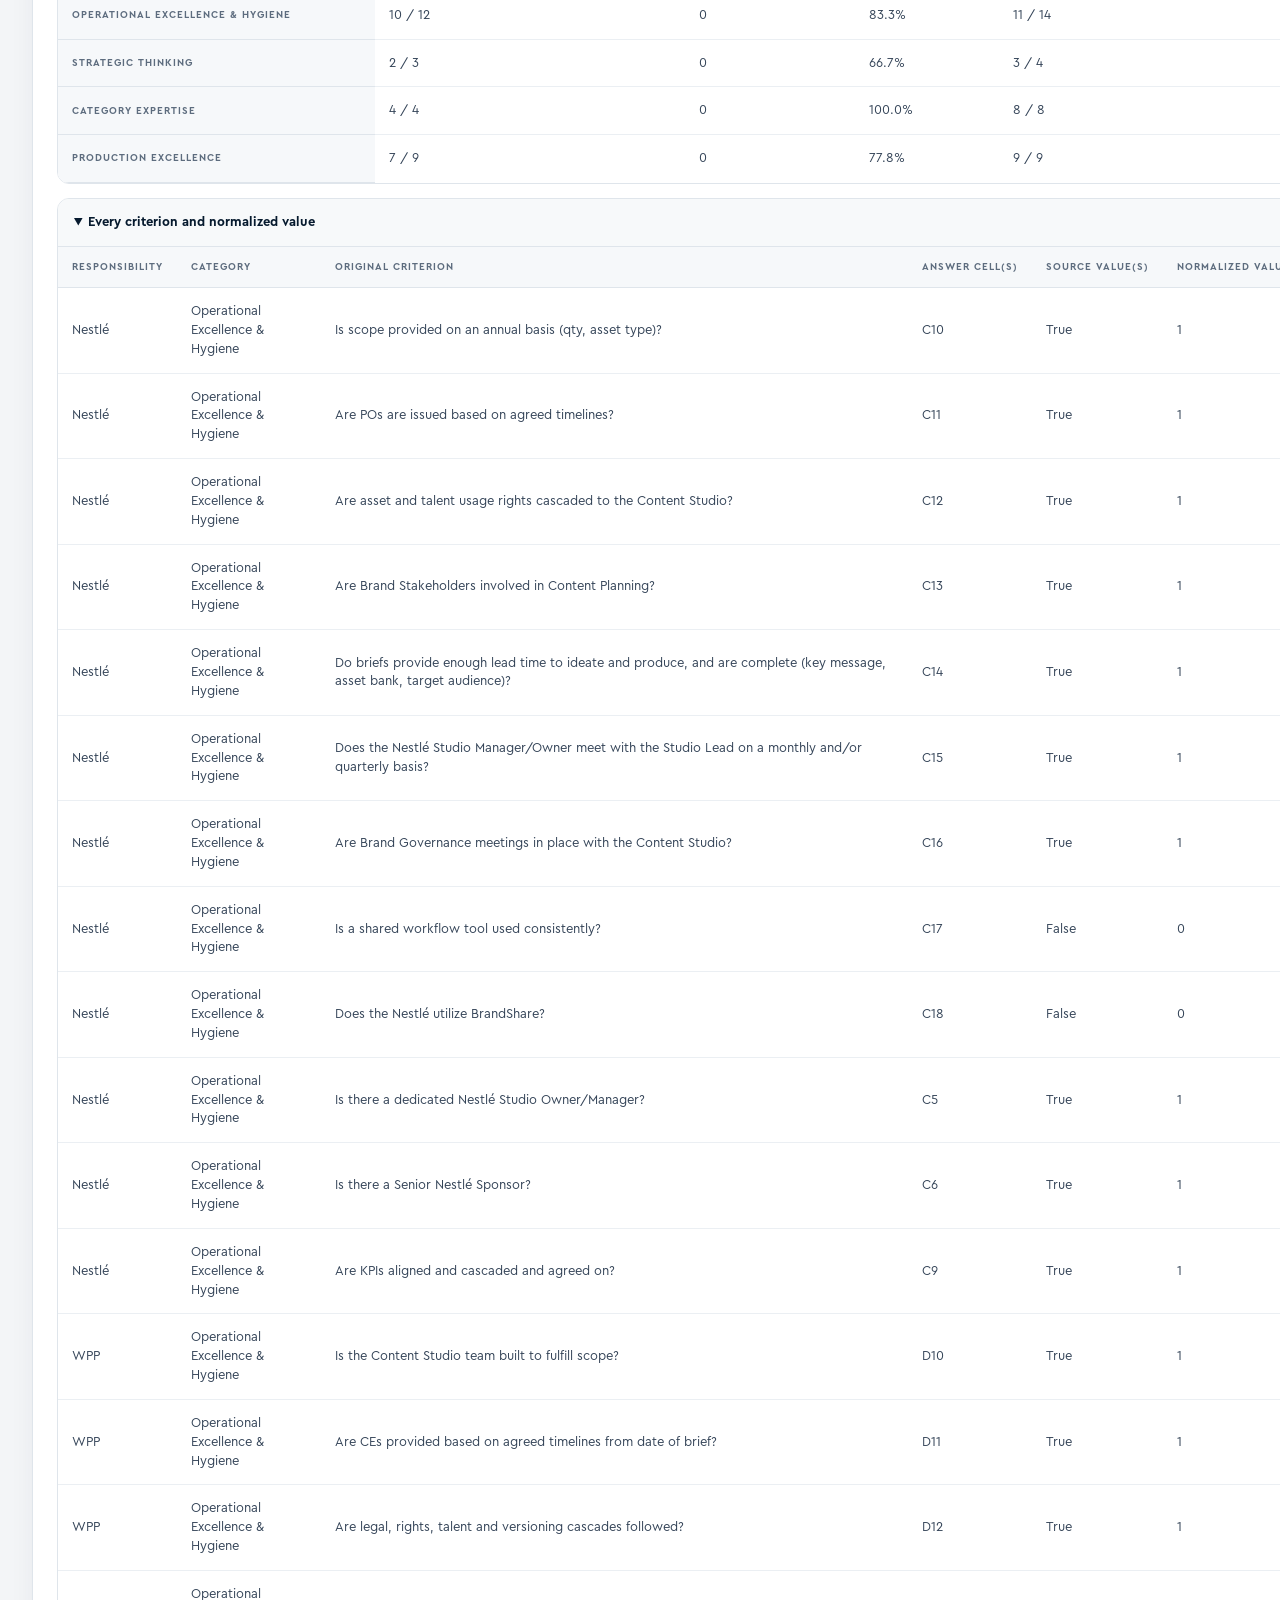
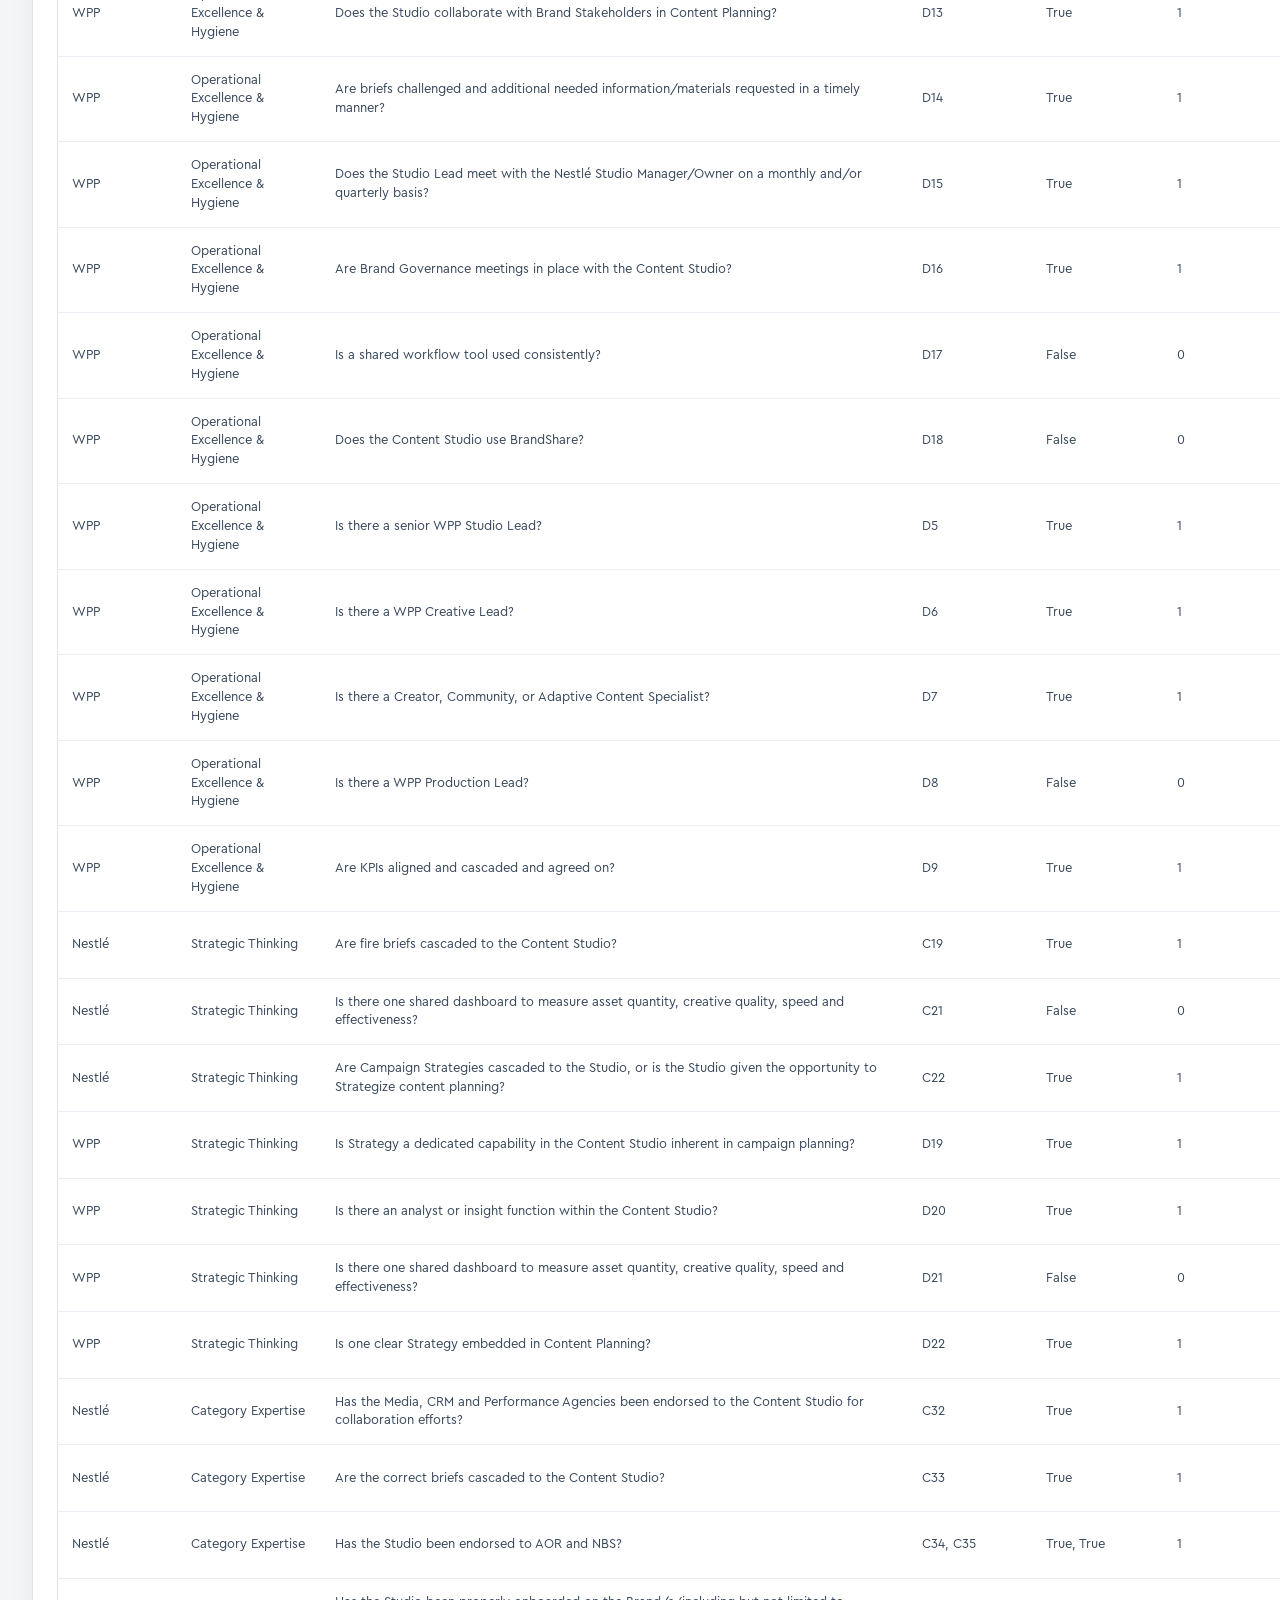
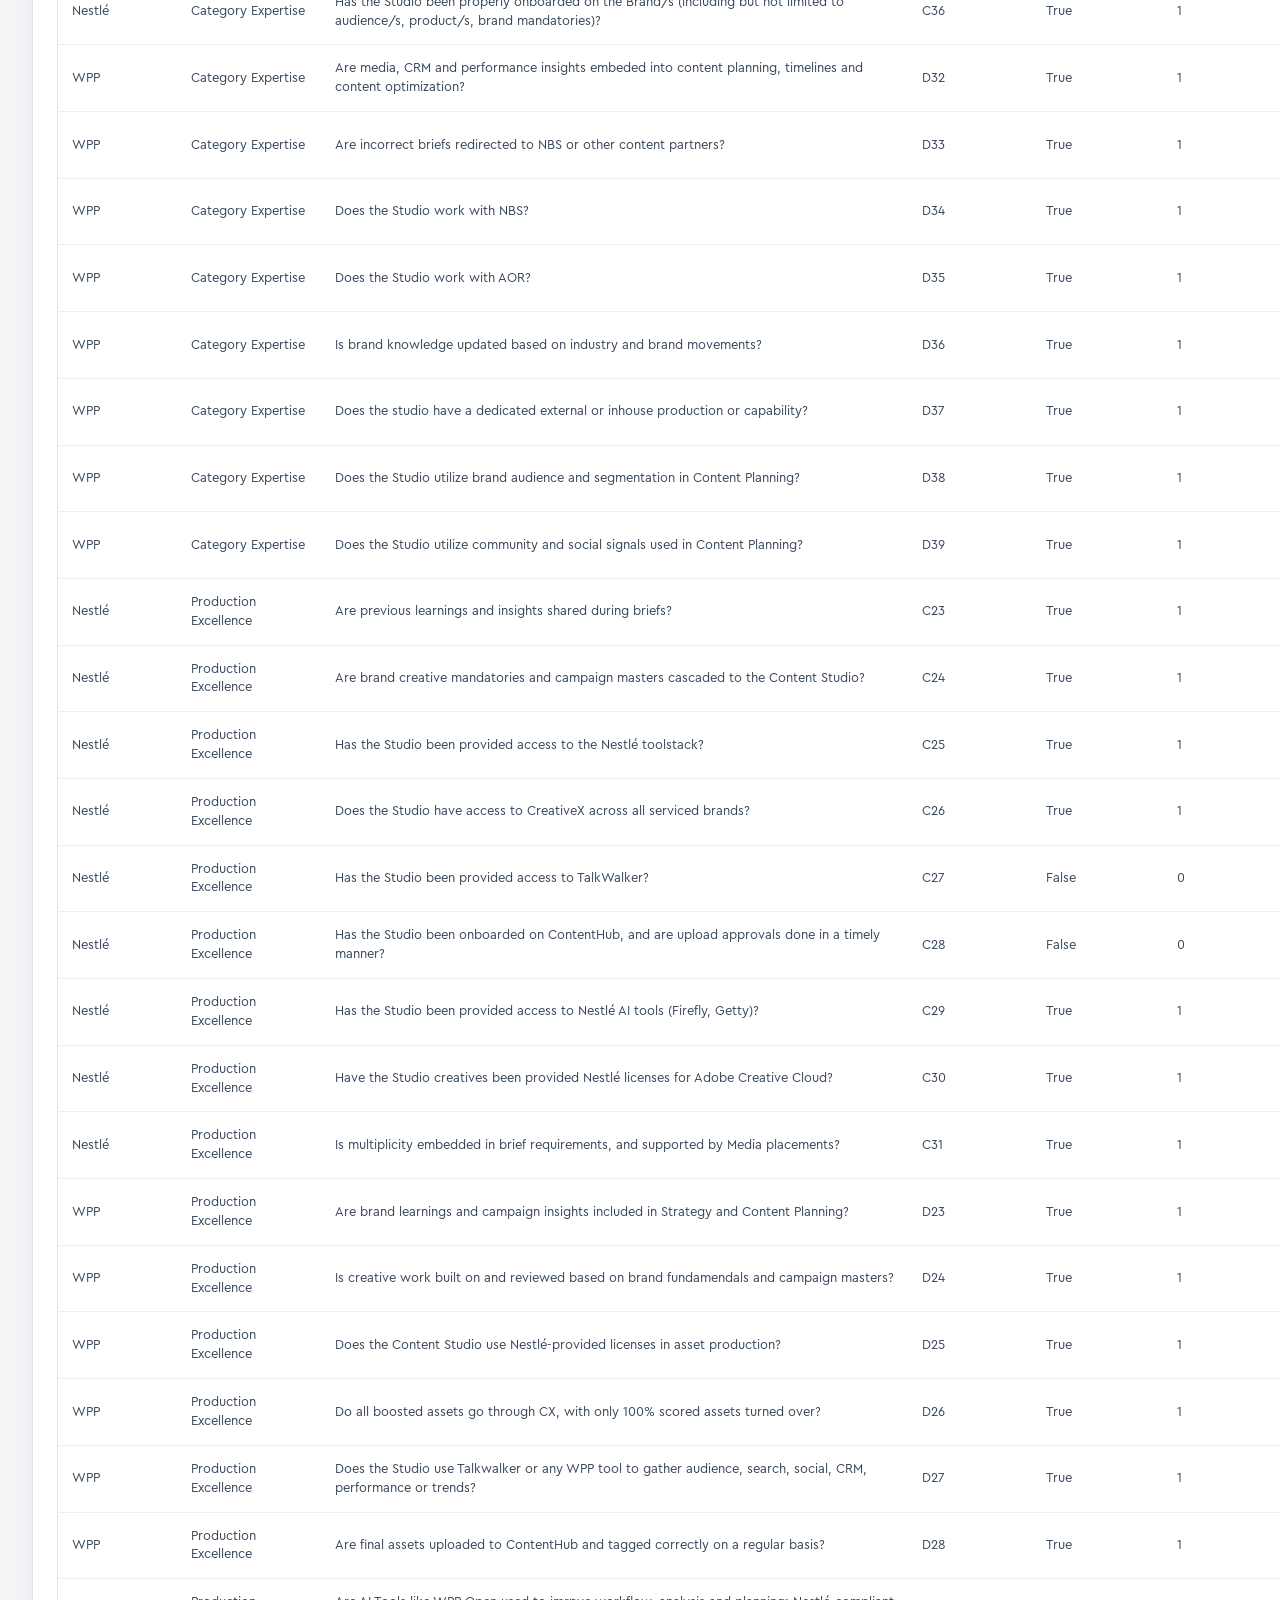
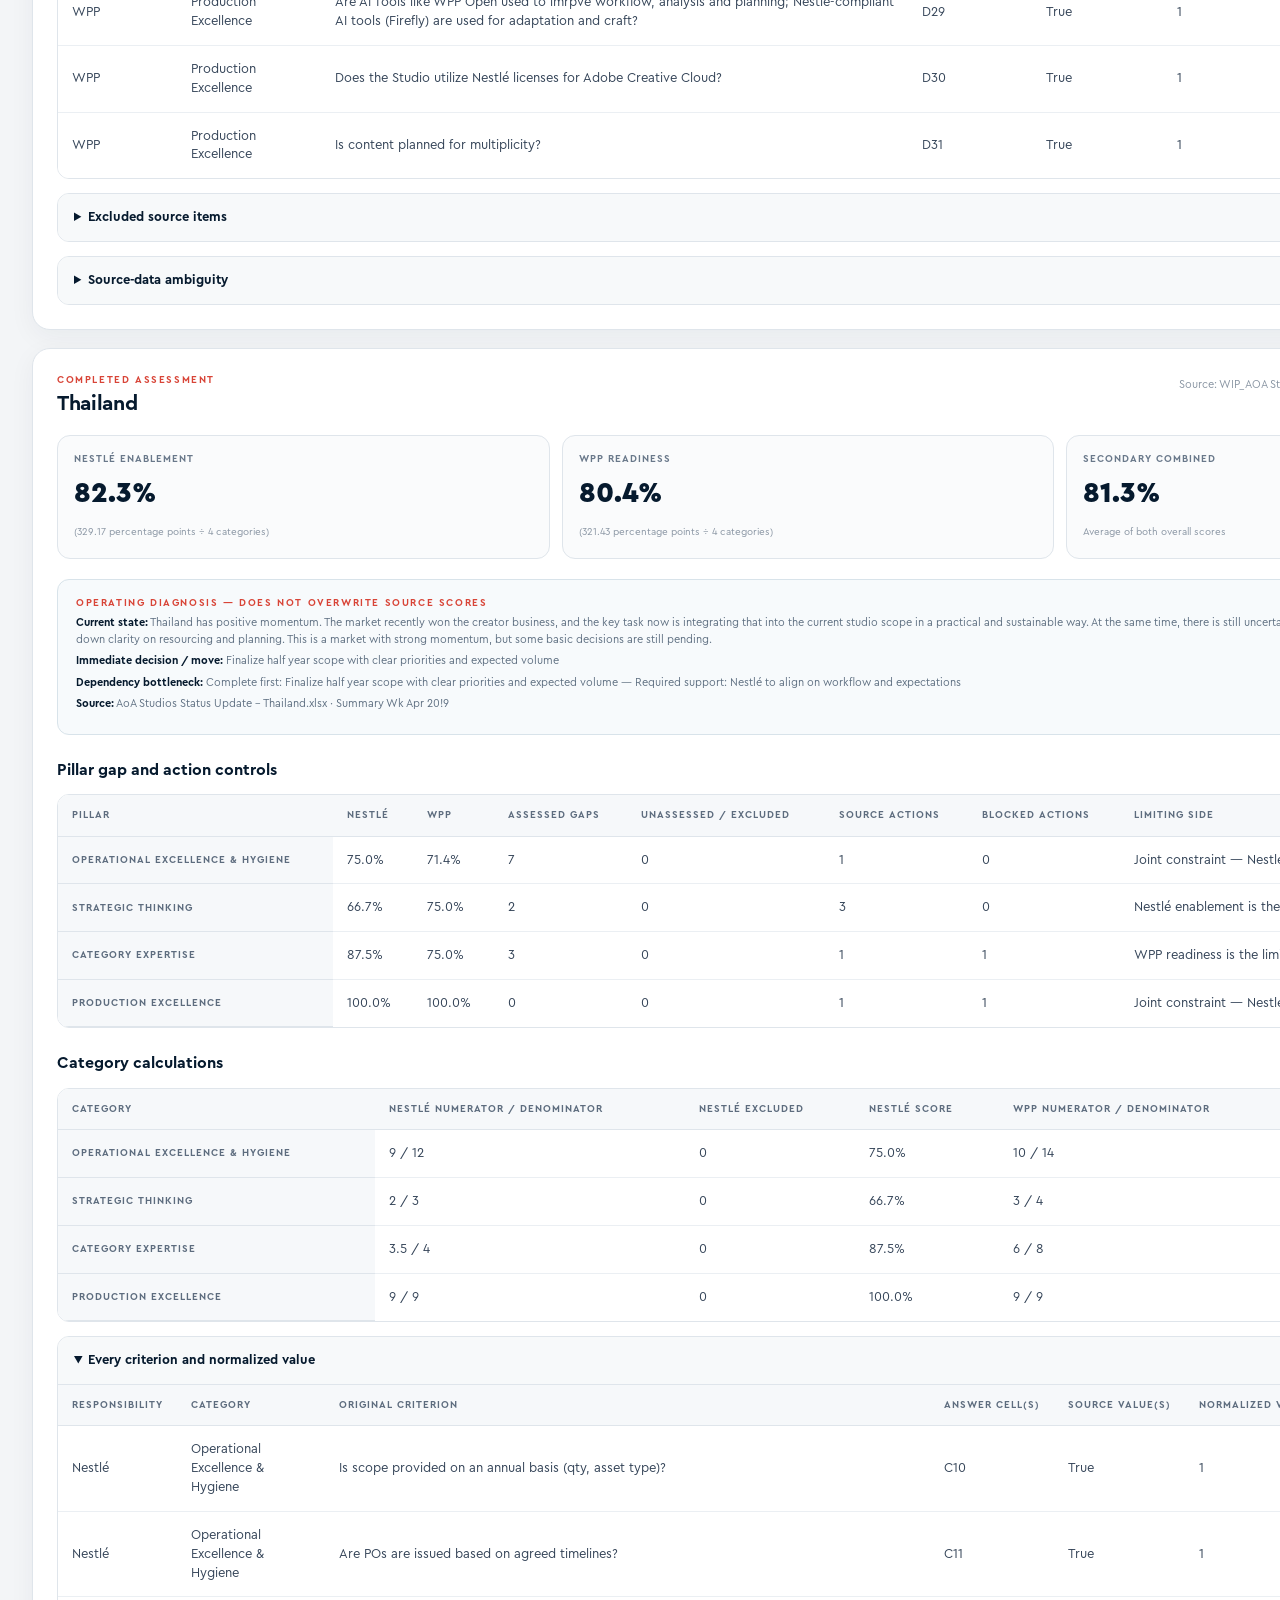
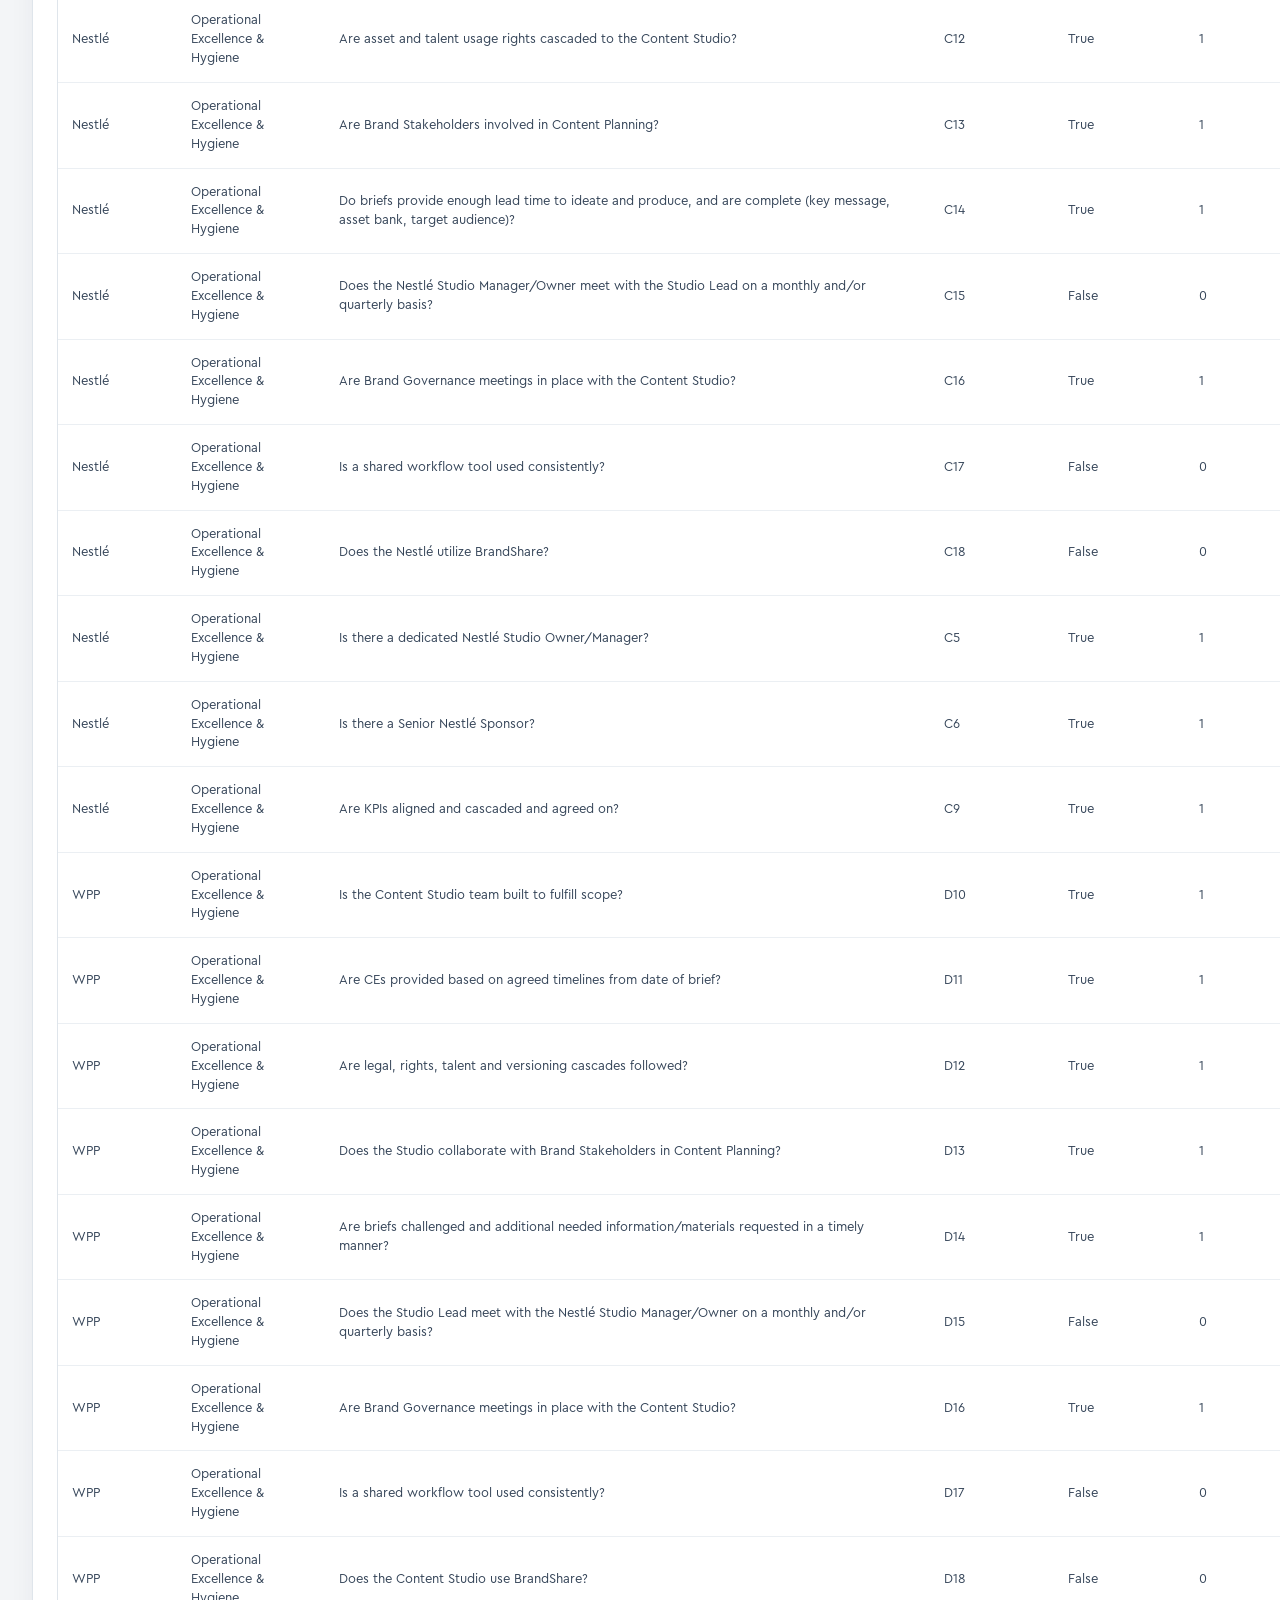
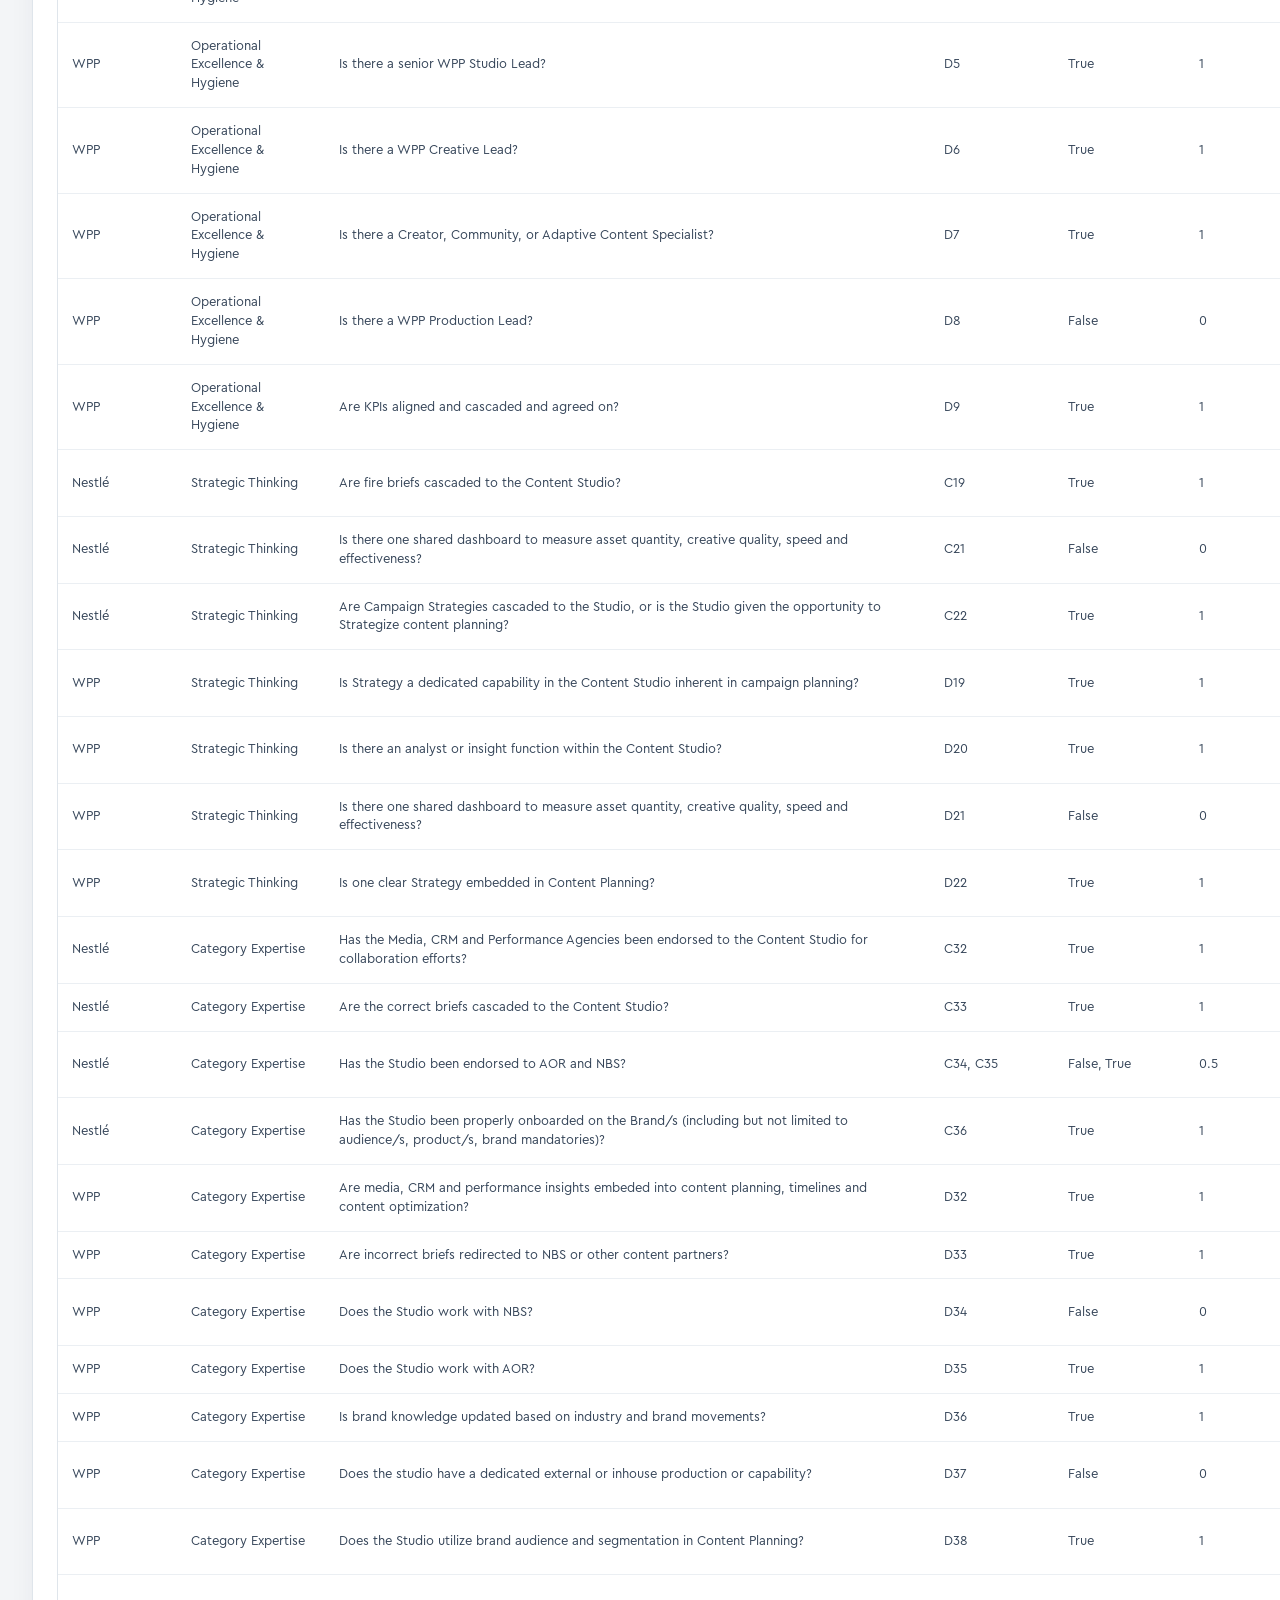
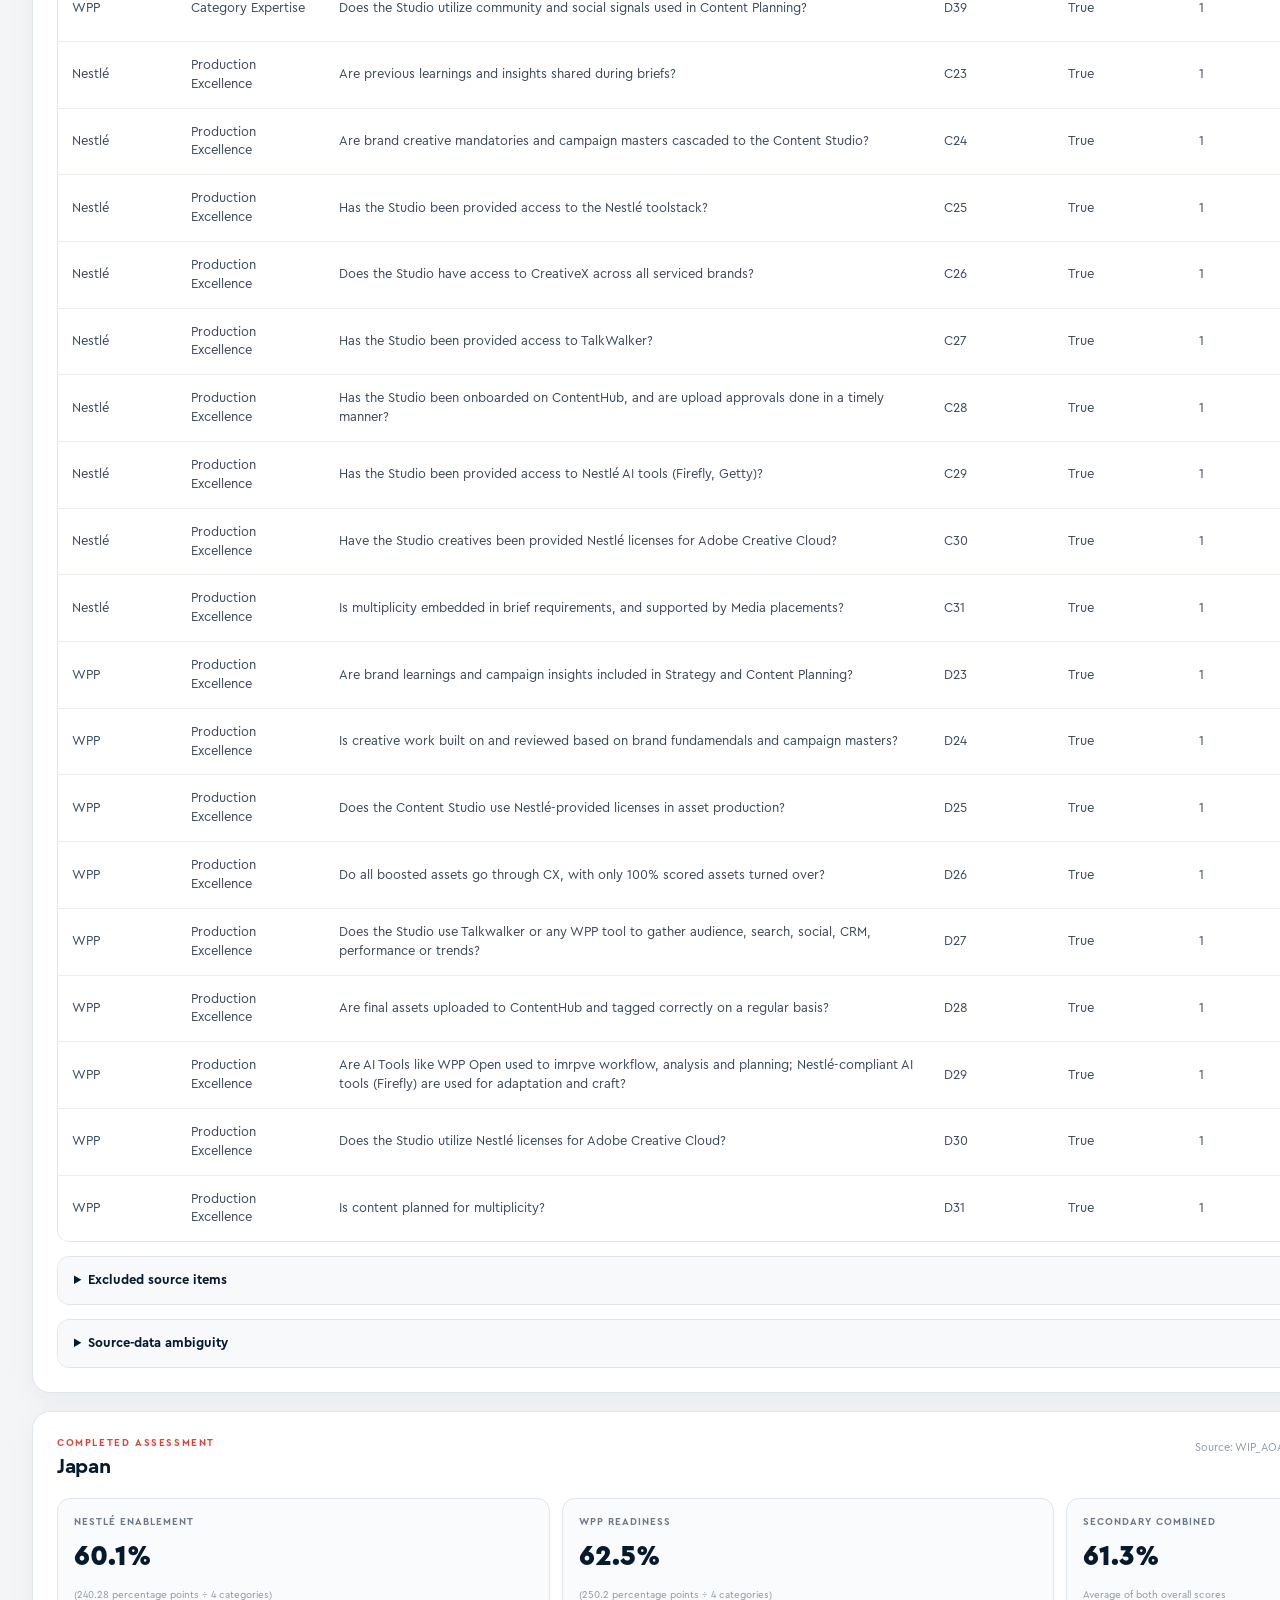
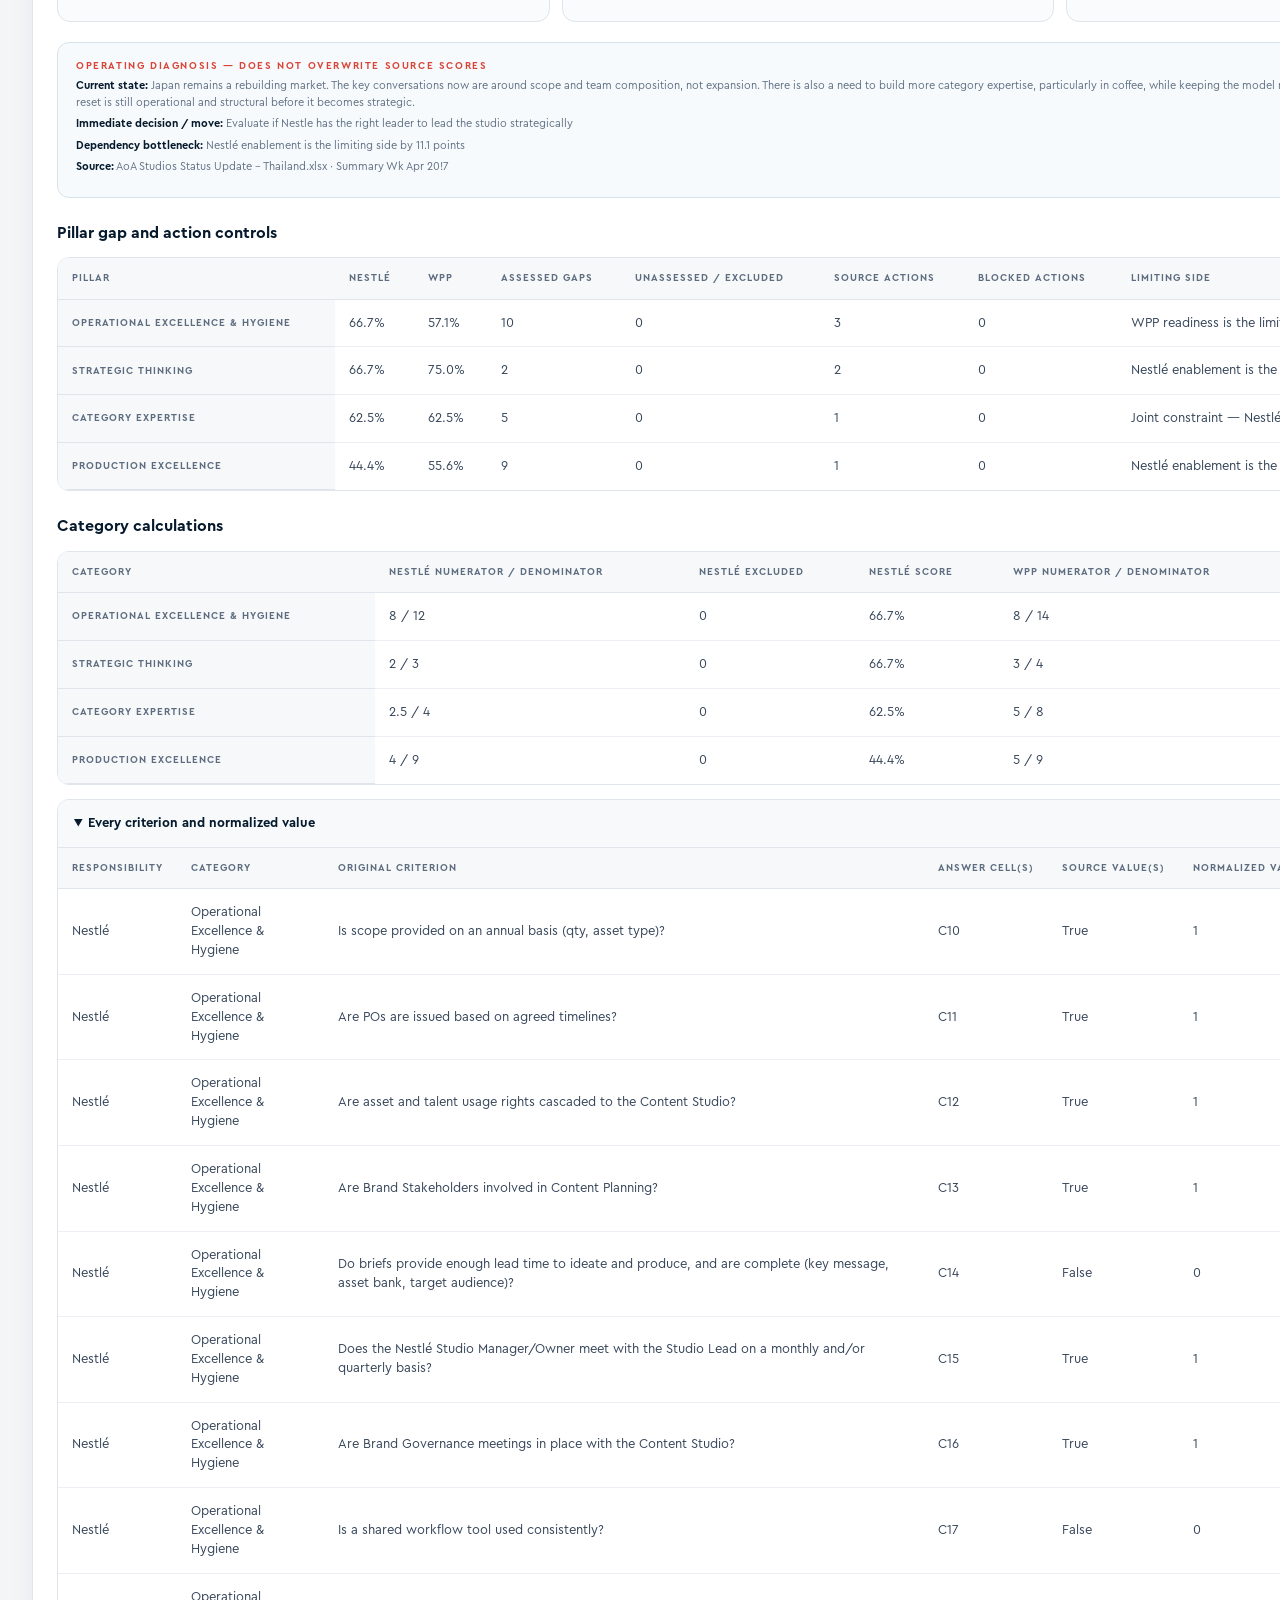
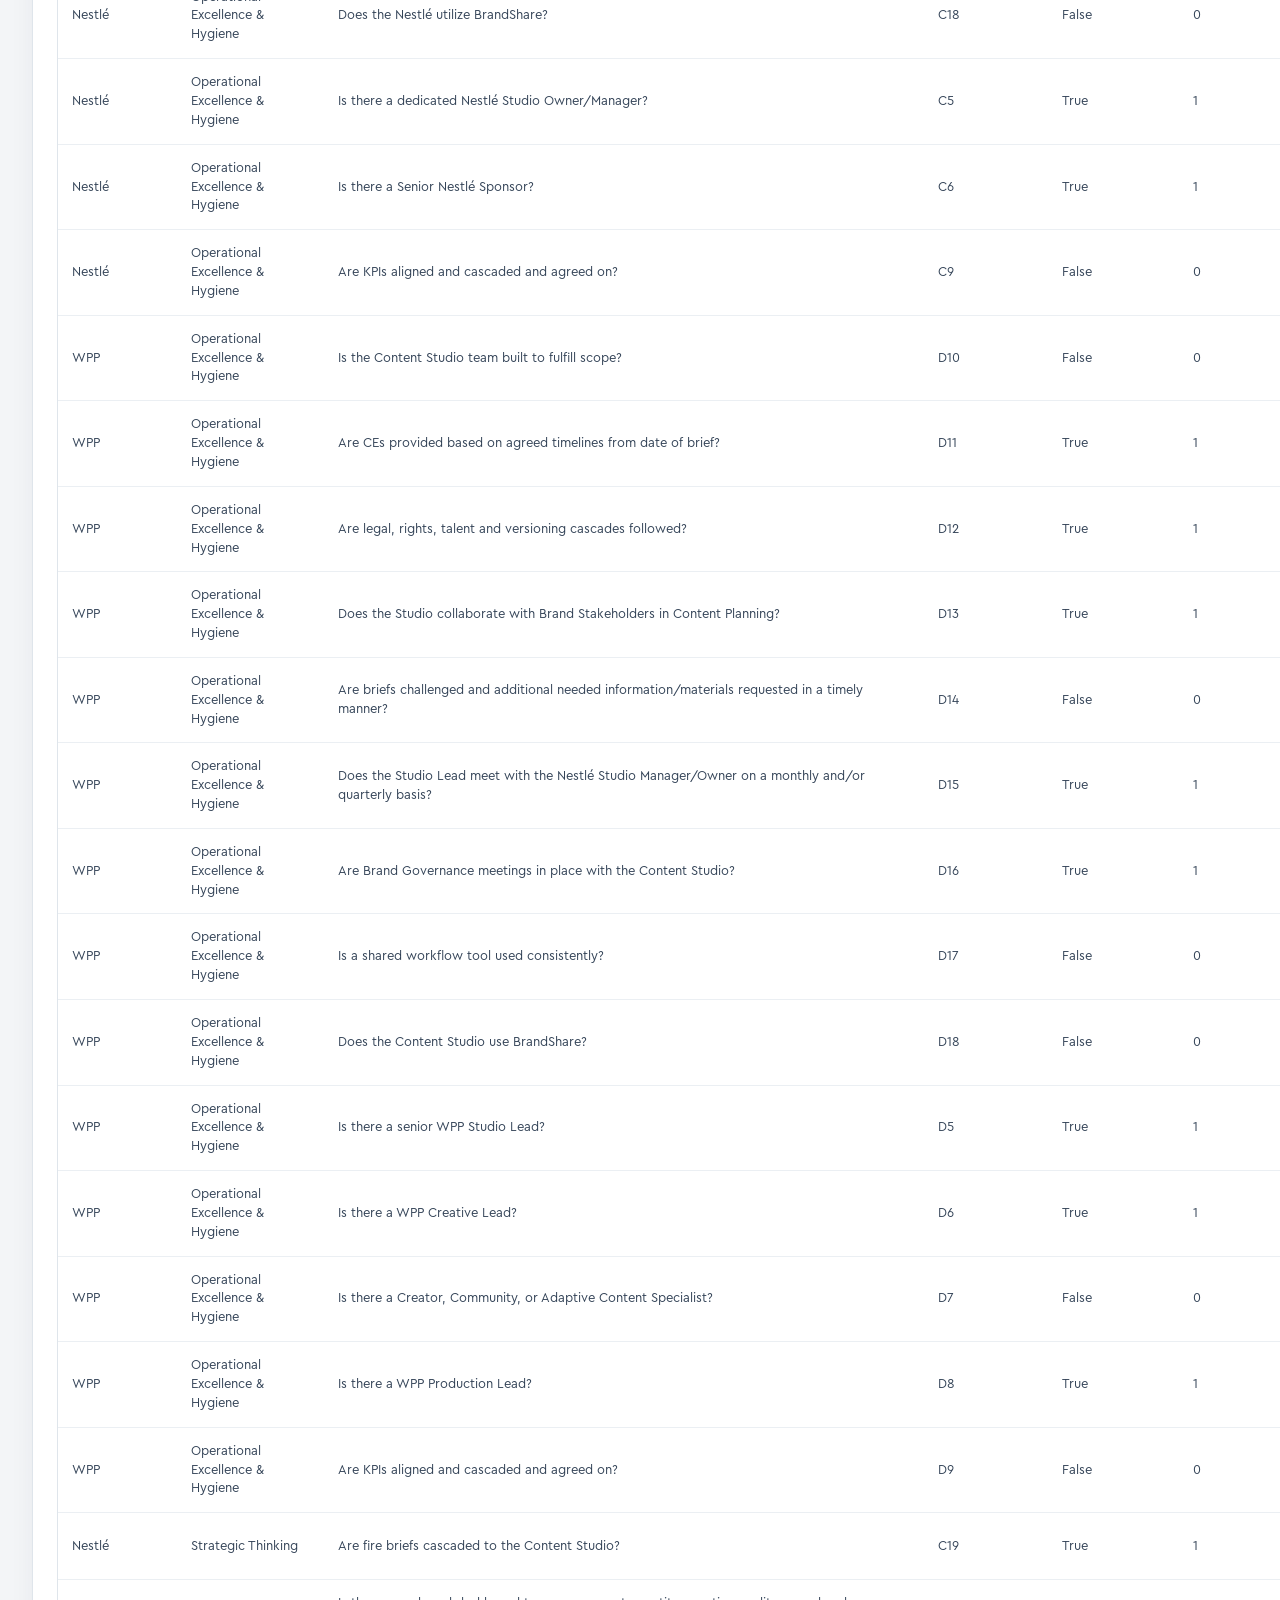
<file: score-validation-report.html>
<!doctype html>
<html lang="en">
<head>
  <meta charset="utf-8">
  <meta name="viewport" content="width=device-width, initial-scale=1">
  <meta name="description" content="Studio Scorecards source-to-score validation report">
  <title>Score Validation Report | Content Studio Tracker</title>
  <link rel="stylesheet" href="./css/styles.css">
</head>
<body data-page="scorecards">
  <a class="skip-link" href="#main-content">Skip to content</a>
  <header class="site-header"><div class="header-inner">
    <div class="brand-row"><div class="brand-lockup"><img class="brand-logo" src="./assets/openstudio-logo.png" alt="OpenStudio"><span class="brand-divider"></span><span class="tracker-name">Content Studio Tracker</span></div><span class="header-meta">FY26 · AOA Studio Network</span></div>
    <nav class="nav-bar" aria-label="Primary navigation"><a class="nav-link" href="./index.html">Asset Dashboard</a><a class="nav-link" href="./budget.html">Budget Dashboard</a><a class="nav-link active" href="./scorecards.html">Studio Scorecards</a><a class="nav-link" href="./data-status.html">Data Status</a></nav>
  </div></header>
  <main id="main-content" class="page-shell validation-report">
    <section class="page-intro"><div><p class="eyebrow">Independent calculation audit</p><h1>Score validation report</h1><p class="intro-copy">Every assessed score is traced to its criterion values. Blank and unassessed source items are excluded from denominators.</p></div><div class="updated-block"><span>Validated as of</span><strong>2 Sep 2026</strong></div></section>
    <section class="panel validation-method"><div class="panel-heading"><div><p class="panel-kicker">Method</p><h2>Four equal-weight categories</h2></div><a class="secondary-button button-link" href="./data/score-validation.csv" download>Download validation CSV</a></div><p>Each category score is the sum of normalized assessed criterion values divided by its assessed criterion count. Each overall Nestlé or WPP score is the equal-weight average of its assessed category scores. The combined score is secondary and is calculated only when both overall scores are available.</p></section>
    <section class="panel table-panel"><div class="panel-heading"><div><p class="panel-kicker">Exclusion control</p><h2>Special studio statuses</h2></div><span class="legend-note">Never included in scores, averages or matrix</span></div><div class="table-scroll"><table><thead><tr><th>Studio</th><th>Status</th><th>Score denominator</th><th>Readiness matrix</th></tr></thead><tbody><tr><td>China</td><td>New Studio — baseline assessment pending</td><td>Excluded</td><td>Not plotted</td></tr><tr><td>Malaysia</td><td>Pilot — pilot-stage assessment pending</td><td>Excluded</td><td>Not plotted</td></tr></tbody></table></div></section>
    <section class="validation-market" id="validation-philippines"><div class="panel-heading"><div><p class="panel-kicker">Completed assessment</p><h2>Philippines</h2></div><span class="legend-note">Source: WIP_AOA Studio Grading System_PH(1).xlsx · Action Items_Philippines</span></div><div class="validation-kpis"><article><span>Nestlé Enablement</span><strong>81.9%</strong><small>(327.78 percentage points ÷ 4 categories)</small></article><article><span>WPP Readiness</span><strong>88.4%</strong><small>(353.57 percentage points ÷ 4 categories)</small></article><article><span>Secondary combined</span><strong>85.2%</strong><small>Average of both overall scores</small></article></div><div class="validation-analysis"><p class="panel-kicker">Operating diagnosis — does not overwrite source scores</p><p><strong>Current state:</strong> Philippines remains one of the strongest and most mature markets in the zone. The studio is already operating at a high level and has strengthened the team further, including bringing in a more experienced creative content lead to push the work beyond operational excellence and into more creative-led output. The biggest opportunity now is not structure, but raising the level of creative ambition and the quality of briefs coming in. The current capability base is strong enough to support this.</p><p><strong>Immediate decision / move:</strong> Push brands to bring in better and earlier briefs</p><p><strong>Dependency bottleneck:</strong> Nestlé enablement is the limiting side by 8.3 points</p><p><strong>Source:</strong> AoA Studios Status Update - Thailand.xlsx · Summary Wk Apr 20!4</p></div><h3>Pillar gap and action controls</h3><div class="table-scroll"><table class="validation-table"><thead><tr><th>Pillar</th><th>Nestlé</th><th>WPP</th><th>Assessed gaps</th><th>Unassessed / excluded</th><th>Source actions</th><th>Blocked actions</th><th>Limiting side</th></tr></thead><tbody><tr><th>Operational Excellence &amp; Hygiene</th><td>83.3%</td><td>78.6%</td><td>5</td><td>0</td><td>1</td><td>0</td><td>Joint constraint — Nestlé and WPP scores are within 5 points</td></tr><tr><th>Strategic Thinking</th><td>66.7%</td><td>75.0%</td><td>2</td><td>0</td><td>4</td><td>0</td><td>Nestlé enablement is the limiting side by 8.3 points</td></tr><tr><th>Category Expertise</th><td>100.0%</td><td>100.0%</td><td>0</td><td>0</td><td>1</td><td>0</td><td>Joint constraint — Nestlé and WPP scores are within 5 points</td></tr><tr><th>Production Excellence</th><td>77.8%</td><td>100.0%</td><td>2</td><td>0</td><td>2</td><td>0</td><td>Nestlé enablement is the limiting side by 22.2 points</td></tr></tbody></table></div><h3>Category calculations</h3><div class="table-scroll"><table class="validation-table"><thead><tr><th>Category</th><th>Nestlé numerator / denominator</th><th>Nestlé excluded</th><th>Nestlé score</th><th>WPP numerator / denominator</th><th>WPP excluded</th><th>WPP score</th></tr></thead><tbody><tr><th>Operational Excellence &amp; Hygiene</th><td>10 / 12</td><td>0</td><td>83.3%</td><td>11 / 14</td><td>0</td><td>78.6%</td></tr><tr><th>Strategic Thinking</th><td>2 / 3</td><td>0</td><td>66.7%</td><td>3 / 4</td><td>0</td><td>75.0%</td></tr><tr><th>Category Expertise</th><td>4 / 4</td><td>0</td><td>100.0%</td><td>8 / 8</td><td>0</td><td>100.0%</td></tr><tr><th>Production Excellence</th><td>7 / 9</td><td>0</td><td>77.8%</td><td>9 / 9</td><td>0</td><td>100.0%</td></tr></tbody></table></div><details open><summary>Every criterion and normalized value</summary><div class="table-scroll"><table class="validation-criteria-table"><thead><tr><th>Responsibility</th><th>Category</th><th>Original criterion</th><th>Answer cell(s)</th><th>Source value(s)</th><th>Normalized value</th><th>Status</th><th>Evidence source</th></tr></thead><tbody><tr><td>Nestlé</td><td>Operational Excellence &amp; Hygiene</td><td>Is scope provided on an annual basis (qty, asset type)?</td><td>C10</td><td>True</td><td>1</td><td>Fulfilled</td><td>FOR REVIEW_Philippines!21</td></tr><tr><td>Nestlé</td><td>Operational Excellence &amp; Hygiene</td><td>Are POs are issued based on agreed timelines?</td><td>C11</td><td>True</td><td>1</td><td>Fulfilled</td><td>FOR REVIEW_Philippines!23</td></tr><tr><td>Nestlé</td><td>Operational Excellence &amp; Hygiene</td><td>Are asset and talent usage rights cascaded to the Content Studio?</td><td>C12</td><td>True</td><td>1</td><td>Fulfilled</td><td>FOR REVIEW_Philippines!24</td></tr><tr><td>Nestlé</td><td>Operational Excellence &amp; Hygiene</td><td>Are Brand Stakeholders involved in Content Planning?</td><td>C13</td><td>True</td><td>1</td><td>Fulfilled</td><td>FOR REVIEW_Philippines!26</td></tr><tr><td>Nestlé</td><td>Operational Excellence &amp; Hygiene</td><td>Do briefs provide enough lead time to ideate and produce, and are complete (key message, asset bank, target audience)?</td><td>C14</td><td>True</td><td>1</td><td>Fulfilled</td><td>FOR REVIEW_Philippines!28</td></tr><tr><td>Nestlé</td><td>Operational Excellence &amp; Hygiene</td><td>Does the Nestlé Studio Manager/Owner meet with the Studio Lead on a monthly and/or quarterly basis?</td><td>C15</td><td>True</td><td>1</td><td>Fulfilled</td><td>FOR REVIEW_Philippines!31</td></tr><tr><td>Nestlé</td><td>Operational Excellence &amp; Hygiene</td><td>Are Brand Governance meetings in place with the Content Studio?</td><td>C16</td><td>True</td><td>1</td><td>Fulfilled</td><td>FOR REVIEW_Philippines!31</td></tr><tr><td>Nestlé</td><td>Operational Excellence &amp; Hygiene</td><td>Is a shared workflow tool used consistently?</td><td>C17</td><td>False</td><td>0</td><td>Not fulfilled</td><td>FOR REVIEW_Philippines!34</td></tr><tr><td>Nestlé</td><td>Operational Excellence &amp; Hygiene</td><td>Does the Nestlé utilize BrandShare?</td><td>C18</td><td>False</td><td>0</td><td>Not fulfilled</td><td>FOR REVIEW_Philippines!35</td></tr><tr><td>Nestlé</td><td>Operational Excellence &amp; Hygiene</td><td>Is there a dedicated Nestlé Studio Owner/Manager?</td><td>C5</td><td>True</td><td>1</td><td>Fulfilled</td><td>FOR REVIEW_Philippines!10</td></tr><tr><td>Nestlé</td><td>Operational Excellence &amp; Hygiene</td><td>Is there a Senior Nestlé Sponsor?</td><td>C6</td><td>True</td><td>1</td><td>Fulfilled</td><td>FOR REVIEW_Philippines!11</td></tr><tr><td>Nestlé</td><td>Operational Excellence &amp; Hygiene</td><td>Are KPIs aligned and cascaded and agreed on?</td><td>C9</td><td>True</td><td>1</td><td>Fulfilled</td><td>FOR REVIEW_Philippines!20</td></tr><tr><td>WPP</td><td>Operational Excellence &amp; Hygiene</td><td>Is the Content Studio team built to fulfill scope?</td><td>D10</td><td>True</td><td>1</td><td>Fulfilled</td><td>FOR REVIEW_Philippines!22</td></tr><tr><td>WPP</td><td>Operational Excellence &amp; Hygiene</td><td>Are CEs provided based on agreed timelines from date of brief?</td><td>D11</td><td>True</td><td>1</td><td>Fulfilled</td><td>FOR REVIEW_Philippines!23</td></tr><tr><td>WPP</td><td>Operational Excellence &amp; Hygiene</td><td>Are legal, rights, talent and versioning cascades followed?</td><td>D12</td><td>True</td><td>1</td><td>Fulfilled</td><td>FOR REVIEW_Philippines!24</td></tr><tr><td>WPP</td><td>Operational Excellence &amp; Hygiene</td><td>Does the Studio collaborate with Brand Stakeholders in Content Planning?</td><td>D13</td><td>True</td><td>1</td><td>Fulfilled</td><td>FOR REVIEW_Philippines!26</td></tr><tr><td>WPP</td><td>Operational Excellence &amp; Hygiene</td><td>Are briefs challenged and additional needed information/materials requested in a timely manner?</td><td>D14</td><td>True</td><td>1</td><td>Fulfilled</td><td>FOR REVIEW_Philippines!28</td></tr><tr><td>WPP</td><td>Operational Excellence &amp; Hygiene</td><td>Does the Studio Lead meet with the Nestlé Studio Manager/Owner on a monthly and/or quarterly basis?</td><td>D15</td><td>True</td><td>1</td><td>Fulfilled</td><td>FOR REVIEW_Philippines!31</td></tr><tr><td>WPP</td><td>Operational Excellence &amp; Hygiene</td><td>Are Brand Governance meetings in place with the Content Studio?</td><td>D16</td><td>True</td><td>1</td><td>Fulfilled</td><td>FOR REVIEW_Philippines!31</td></tr><tr><td>WPP</td><td>Operational Excellence &amp; Hygiene</td><td>Is a shared workflow tool used consistently?</td><td>D17</td><td>False</td><td>0</td><td>Not fulfilled</td><td>FOR REVIEW_Philippines!34</td></tr><tr><td>WPP</td><td>Operational Excellence &amp; Hygiene</td><td>Does the Content Studio use BrandShare?</td><td>D18</td><td>False</td><td>0</td><td>Not fulfilled</td><td>FOR REVIEW_Philippines!35</td></tr><tr><td>WPP</td><td>Operational Excellence &amp; Hygiene</td><td>Is there a senior WPP Studio Lead?</td><td>D5</td><td>True</td><td>1</td><td>Fulfilled</td><td>FOR REVIEW_Philippines!12</td></tr><tr><td>WPP</td><td>Operational Excellence &amp; Hygiene</td><td>Is there a WPP Creative Lead?</td><td>D6</td><td>True</td><td>1</td><td>Fulfilled</td><td>FOR REVIEW_Philippines!13</td></tr><tr><td>WPP</td><td>Operational Excellence &amp; Hygiene</td><td>Is there a Creator, Community, or Adaptive Content Specialist?</td><td>D7</td><td>True</td><td>1</td><td>Fulfilled</td><td>FOR REVIEW_Philippines!14</td></tr><tr><td>WPP</td><td>Operational Excellence &amp; Hygiene</td><td>Is there a WPP Production Lead?</td><td>D8</td><td>False</td><td>0</td><td>Not fulfilled</td><td>FOR REVIEW_Philippines!15</td></tr><tr><td>WPP</td><td>Operational Excellence &amp; Hygiene</td><td>Are KPIs aligned and cascaded and agreed on?</td><td>D9</td><td>True</td><td>1</td><td>Fulfilled</td><td>FOR REVIEW_Philippines!20</td></tr><tr><td>Nestlé</td><td>Strategic Thinking</td><td>Are fire briefs cascaded to the Content Studio?</td><td>C19</td><td>True</td><td>1</td><td>Fulfilled</td><td>FOR REVIEW_Philippines!28</td></tr><tr><td>Nestlé</td><td>Strategic Thinking</td><td>Is there one shared dashboard to measure asset quantity, creative quality, speed and effectiveness?</td><td>C21</td><td>False</td><td>0</td><td>Not fulfilled</td><td>FOR REVIEW_Philippines!44</td></tr><tr><td>Nestlé</td><td>Strategic Thinking</td><td>Are Campaign Strategies cascaded to the Studio, or is the Studio given the opportunity to Strategize content planning?</td><td>C22</td><td>True</td><td>1</td><td>Fulfilled</td><td>FOR REVIEW_Philippines!49</td></tr><tr><td>WPP</td><td>Strategic Thinking</td><td>Is Strategy a dedicated capability in the Content Studio inherent in campaign planning?</td><td>D19</td><td>True</td><td>1</td><td>Fulfilled</td><td>FOR REVIEW_Philippines!17</td></tr><tr><td>WPP</td><td>Strategic Thinking</td><td>Is there an analyst or insight function within the Content Studio?</td><td>D20</td><td>True</td><td>1</td><td>Fulfilled</td><td>FOR REVIEW_Philippines!18</td></tr><tr><td>WPP</td><td>Strategic Thinking</td><td>Is there one shared dashboard to measure asset quantity, creative quality, speed and effectiveness?</td><td>D21</td><td>False</td><td>0</td><td>Not fulfilled</td><td>FOR REVIEW_Philippines!44</td></tr><tr><td>WPP</td><td>Strategic Thinking</td><td>Is one clear Strategy embedded in Content Planning?</td><td>D22</td><td>True</td><td>1</td><td>Fulfilled</td><td>FOR REVIEW_Philippines!49</td></tr><tr><td>Nestlé</td><td>Category Expertise</td><td>Has the Media, CRM and Performance Agencies been endorsed to the Content Studio for collaboration efforts?</td><td>C32</td><td>True</td><td>1</td><td>Fulfilled</td><td>FOR REVIEW_Philippines!27</td></tr><tr><td>Nestlé</td><td>Category Expertise</td><td>Are the correct briefs cascaded to the Content Studio?</td><td>C33</td><td>True</td><td>1</td><td>Fulfilled</td><td>FOR REVIEW_Philippines!36</td></tr><tr><td>Nestlé</td><td>Category Expertise</td><td>Has the Studio been endorsed to AOR and NBS?</td><td>C34, C35</td><td>True, True</td><td>1</td><td>Fulfilled</td><td>FOR REVIEW_Philippines!36</td></tr><tr><td>Nestlé</td><td>Category Expertise</td><td>Has the Studio been properly onboarded on the Brand/s (including but not limited to audience/s, product/s, brand mandatories)?</td><td>C36</td><td>True</td><td>1</td><td>Fulfilled</td><td>FOR REVIEW_Philippines!5</td></tr><tr><td>WPP</td><td>Category Expertise</td><td>Are media, CRM and performance insights embeded into content planning, timelines and content optimization?</td><td>D32</td><td>True</td><td>1</td><td>Fulfilled</td><td>FOR REVIEW_Philippines!27</td></tr><tr><td>WPP</td><td>Category Expertise</td><td>Are incorrect briefs redirected to NBS or other content partners?</td><td>D33</td><td>True</td><td>1</td><td>Fulfilled</td><td>FOR REVIEW_Philippines!36</td></tr><tr><td>WPP</td><td>Category Expertise</td><td>Does the Studio work with NBS?</td><td>D34</td><td>True</td><td>1</td><td>Fulfilled</td><td>FOR REVIEW_Philippines!36</td></tr><tr><td>WPP</td><td>Category Expertise</td><td>Does the Studio work with AOR?</td><td>D35</td><td>True</td><td>1</td><td>Fulfilled</td><td>FOR REVIEW_Philippines!36</td></tr><tr><td>WPP</td><td>Category Expertise</td><td>Is brand knowledge updated based on industry and brand movements?</td><td>D36</td><td>True</td><td>1</td><td>Fulfilled</td><td>FOR REVIEW_Philippines!5</td></tr><tr><td>WPP</td><td>Category Expertise</td><td>Does the studio have a dedicated external or inhouse production or capability?</td><td>D37</td><td>True</td><td>1</td><td>Fulfilled</td><td>FOR REVIEW_Philippines!6</td></tr><tr><td>WPP</td><td>Category Expertise</td><td>Does the Studio utilize brand audience and segmentation in Content Planning?</td><td>D38</td><td>True</td><td>1</td><td>Fulfilled</td><td>FOR REVIEW_Philippines!47</td></tr><tr><td>WPP</td><td>Category Expertise</td><td>Does the Studio utilize community and social signals used in Content Planning?</td><td>D39</td><td>True</td><td>1</td><td>Fulfilled</td><td>FOR REVIEW_Philippines!50</td></tr><tr><td>Nestlé</td><td>Production Excellence</td><td>Are previous learnings and insights shared during briefs?</td><td>C23</td><td>True</td><td>1</td><td>Fulfilled</td><td>FOR REVIEW_Philippines!30</td></tr><tr><td>Nestlé</td><td>Production Excellence</td><td>Are brand creative mandatories and campaign masters cascaded to the Content Studio?</td><td>C24</td><td>True</td><td>1</td><td>Fulfilled</td><td>FOR REVIEW_Philippines!32</td></tr><tr><td>Nestlé</td><td>Production Excellence</td><td>Has the Studio been provided access to the Nestlé toolstack?</td><td>C25</td><td>True</td><td>1</td><td>Fulfilled</td><td>FOR REVIEW_Philippines!38</td></tr><tr><td>Nestlé</td><td>Production Excellence</td><td>Does the Studio have access to CreativeX across all serviced brands?</td><td>C26</td><td>True</td><td>1</td><td>Fulfilled</td><td>FOR REVIEW_Philippines!39</td></tr><tr><td>Nestlé</td><td>Production Excellence</td><td>Has the Studio been provided access to TalkWalker?</td><td>C27</td><td>False</td><td>0</td><td>Not fulfilled</td><td>FOR REVIEW_Philippines!41</td></tr><tr><td>Nestlé</td><td>Production Excellence</td><td>Has the Studio been onboarded on ContentHub, and are upload approvals done in a timely manner?</td><td>C28</td><td>False</td><td>0</td><td>Not fulfilled</td><td>FOR REVIEW_Philippines!45</td></tr><tr><td>Nestlé</td><td>Production Excellence</td><td>Has the Studio been provided access to Nestlé AI tools (Firefly, Getty)?</td><td>C29</td><td>True</td><td>1</td><td>Fulfilled</td><td>FOR REVIEW_Philippines!42</td></tr><tr><td>Nestlé</td><td>Production Excellence</td><td>Have the Studio creatives been provided Nestlé licenses for Adobe Creative Cloud?</td><td>C30</td><td>True</td><td>1</td><td>Fulfilled</td><td>FOR REVIEW_Philippines!43</td></tr><tr><td>Nestlé</td><td>Production Excellence</td><td>Is multiplicity embedded in brief requirements, and supported by Media placements?</td><td>C31</td><td>True</td><td>1</td><td>Fulfilled</td><td>FOR REVIEW_Philippines!48</td></tr><tr><td>WPP</td><td>Production Excellence</td><td>Are brand learnings and campaign insights included in Strategy and Content Planning?</td><td>D23</td><td>True</td><td>1</td><td>Fulfilled</td><td>FOR REVIEW_Philippines!30</td></tr><tr><td>WPP</td><td>Production Excellence</td><td>Is creative work built on and reviewed based on brand fundamendals and campaign masters?</td><td>D24</td><td>True</td><td>1</td><td>Fulfilled</td><td>FOR REVIEW_Philippines!32</td></tr><tr><td>WPP</td><td>Production Excellence</td><td>Does the Content Studio use Nestlé-provided licenses in asset production?</td><td>D25</td><td>True</td><td>1</td><td>Fulfilled</td><td>FOR REVIEW_Philippines!38</td></tr><tr><td>WPP</td><td>Production Excellence</td><td>Do all boosted assets go through CX, with only 100% scored assets turned over?</td><td>D26</td><td>True</td><td>1</td><td>Fulfilled</td><td>FOR REVIEW_Philippines!39</td></tr><tr><td>WPP</td><td>Production Excellence</td><td>Does the Studio use Talkwalker or any WPP tool to gather audience, search, social, CRM, performance or trends?</td><td>D27</td><td>True</td><td>1</td><td>Fulfilled</td><td>FOR REVIEW_Philippines!41</td></tr><tr><td>WPP</td><td>Production Excellence</td><td>Are final assets uploaded to ContentHub and tagged correctly on a regular basis?</td><td>D28</td><td>True</td><td>1</td><td>Fulfilled</td><td>FOR REVIEW_Philippines!45</td></tr><tr><td>WPP</td><td>Production Excellence</td><td>Are AI Tools like WPP Open used to imrpve workflow, analysis and planning; Nestlé-compliant AI tools (Firefly) are used for adaptation and craft?</td><td>D29</td><td>True</td><td>1</td><td>Fulfilled</td><td>FOR REVIEW_Philippines!42</td></tr><tr><td>WPP</td><td>Production Excellence</td><td>Does the Studio utilize Nestlé licenses for Adobe Creative Cloud?</td><td>D30</td><td>True</td><td>1</td><td>Fulfilled</td><td>FOR REVIEW_Philippines!43</td></tr><tr><td>WPP</td><td>Production Excellence</td><td>Is content planned for multiplicity?</td><td>D31</td><td>True</td><td>1</td><td>Fulfilled</td><td>FOR REVIEW_Philippines!48</td></tr></tbody></table></div></details><details><summary>Excluded source items</summary><div class="table-scroll"><table><thead><tr><th>Responsibility</th><th>Category</th><th>Criterion</th><th>Answer cell(s)</th><th>Source value(s)</th><th>Reason excluded</th></tr></thead><tbody><tr><td colspan="6">No excluded criterion-level source items.</td></tr></tbody></table></div></details><details><summary>Source-data ambiguity</summary><ul class="validation-notes"><li>The source label “Content Production” is normalized to the requested category name “Production Excellence”; all questions remain in that same source block.</li><li>The workbook’s legacy summary formula counts fulfilled items across all criteria. This build instead calculates each of the four categories first and then gives assessed category scores equal weight, as specified.</li><li>TRUE is normalized to 1 and FALSE to 0. The supplied grading sheet contains no textual partially-fulfilled answers.</li><li>The merged Nestlé AOR/NBS question spans two answer cells; it is retained as one original question and scored as the average of its assessed sub-items.</li><li>10 criterion match(es) differ from the status-workbook state. The scorecard source remains authoritative and each difference is flagged for review rather than overwritten.</li></ul></details></section><section class="validation-market" id="validation-thailand"><div class="panel-heading"><div><p class="panel-kicker">Completed assessment</p><h2>Thailand</h2></div><span class="legend-note">Source: WIP_AOA Studio Grading System_TH(1).xlsx · Action Items_Thailand</span></div><div class="validation-kpis"><article><span>Nestlé Enablement</span><strong>82.3%</strong><small>(329.17 percentage points ÷ 4 categories)</small></article><article><span>WPP Readiness</span><strong>80.4%</strong><small>(321.43 percentage points ÷ 4 categories)</small></article><article><span>Secondary combined</span><strong>81.3%</strong><small>Average of both overall scores</small></article></div><div class="validation-analysis"><p class="panel-kicker">Operating diagnosis — does not overwrite source scores</p><p><strong>Current state:</strong> Thailand has positive momentum. The market recently won the creator business, and the key task now is integrating that into the current studio scope in a practical and sustainable way. At the same time, there is still uncertainty around the half-year scope, which is slowing down clarity on resourcing and planning. This is a market with strong momentum, but some basic decisions are still pending.</p><p><strong>Immediate decision / move:</strong> Finalize half year scope with clear priorities and expected volume</p><p><strong>Dependency bottleneck:</strong> Complete first: Finalize half year scope with clear priorities and expected volume — Required support: Nestlé to align on workflow and expectations</p><p><strong>Source:</strong> AoA Studios Status Update - Thailand.xlsx · Summary Wk Apr 20!9</p></div><h3>Pillar gap and action controls</h3><div class="table-scroll"><table class="validation-table"><thead><tr><th>Pillar</th><th>Nestlé</th><th>WPP</th><th>Assessed gaps</th><th>Unassessed / excluded</th><th>Source actions</th><th>Blocked actions</th><th>Limiting side</th></tr></thead><tbody><tr><th>Operational Excellence &amp; Hygiene</th><td>75.0%</td><td>71.4%</td><td>7</td><td>0</td><td>1</td><td>0</td><td>Joint constraint — Nestlé and WPP scores are within 5 points</td></tr><tr><th>Strategic Thinking</th><td>66.7%</td><td>75.0%</td><td>2</td><td>0</td><td>3</td><td>0</td><td>Nestlé enablement is the limiting side by 8.3 points</td></tr><tr><th>Category Expertise</th><td>87.5%</td><td>75.0%</td><td>3</td><td>0</td><td>1</td><td>1</td><td>WPP readiness is the limiting side by 12.5 points</td></tr><tr><th>Production Excellence</th><td>100.0%</td><td>100.0%</td><td>0</td><td>0</td><td>1</td><td>1</td><td>Joint constraint — Nestlé and WPP scores are within 5 points</td></tr></tbody></table></div><h3>Category calculations</h3><div class="table-scroll"><table class="validation-table"><thead><tr><th>Category</th><th>Nestlé numerator / denominator</th><th>Nestlé excluded</th><th>Nestlé score</th><th>WPP numerator / denominator</th><th>WPP excluded</th><th>WPP score</th></tr></thead><tbody><tr><th>Operational Excellence &amp; Hygiene</th><td>9 / 12</td><td>0</td><td>75.0%</td><td>10 / 14</td><td>0</td><td>71.4%</td></tr><tr><th>Strategic Thinking</th><td>2 / 3</td><td>0</td><td>66.7%</td><td>3 / 4</td><td>0</td><td>75.0%</td></tr><tr><th>Category Expertise</th><td>3.5 / 4</td><td>0</td><td>87.5%</td><td>6 / 8</td><td>0</td><td>75.0%</td></tr><tr><th>Production Excellence</th><td>9 / 9</td><td>0</td><td>100.0%</td><td>9 / 9</td><td>0</td><td>100.0%</td></tr></tbody></table></div><details open><summary>Every criterion and normalized value</summary><div class="table-scroll"><table class="validation-criteria-table"><thead><tr><th>Responsibility</th><th>Category</th><th>Original criterion</th><th>Answer cell(s)</th><th>Source value(s)</th><th>Normalized value</th><th>Status</th><th>Evidence source</th></tr></thead><tbody><tr><td>Nestlé</td><td>Operational Excellence &amp; Hygiene</td><td>Is scope provided on an annual basis (qty, asset type)?</td><td>C10</td><td>True</td><td>1</td><td>Fulfilled</td><td>Thailand - Steps!13</td></tr><tr><td>Nestlé</td><td>Operational Excellence &amp; Hygiene</td><td>Are POs are issued based on agreed timelines?</td><td>C11</td><td>True</td><td>1</td><td>Fulfilled</td><td>Thailand - Steps!16</td></tr><tr><td>Nestlé</td><td>Operational Excellence &amp; Hygiene</td><td>Are asset and talent usage rights cascaded to the Content Studio?</td><td>C12</td><td>True</td><td>1</td><td>Fulfilled</td><td>Not provided</td></tr><tr><td>Nestlé</td><td>Operational Excellence &amp; Hygiene</td><td>Are Brand Stakeholders involved in Content Planning?</td><td>C13</td><td>True</td><td>1</td><td>Fulfilled</td><td>Thailand - Steps!18</td></tr><tr><td>Nestlé</td><td>Operational Excellence &amp; Hygiene</td><td>Do briefs provide enough lead time to ideate and produce, and are complete (key message, asset bank, target audience)?</td><td>C14</td><td>True</td><td>1</td><td>Fulfilled</td><td>Thailand - Steps!20</td></tr><tr><td>Nestlé</td><td>Operational Excellence &amp; Hygiene</td><td>Does the Nestlé Studio Manager/Owner meet with the Studio Lead on a monthly and/or quarterly basis?</td><td>C15</td><td>False</td><td>0</td><td>Not fulfilled</td><td>Thailand - Steps!22</td></tr><tr><td>Nestlé</td><td>Operational Excellence &amp; Hygiene</td><td>Are Brand Governance meetings in place with the Content Studio?</td><td>C16</td><td>True</td><td>1</td><td>Fulfilled</td><td>Thailand - Steps!22</td></tr><tr><td>Nestlé</td><td>Operational Excellence &amp; Hygiene</td><td>Is a shared workflow tool used consistently?</td><td>C17</td><td>False</td><td>0</td><td>Not fulfilled</td><td>Thailand - Steps!23</td></tr><tr><td>Nestlé</td><td>Operational Excellence &amp; Hygiene</td><td>Does the Nestlé utilize BrandShare?</td><td>C18</td><td>False</td><td>0</td><td>Not fulfilled</td><td>Thailand - Steps!28</td></tr><tr><td>Nestlé</td><td>Operational Excellence &amp; Hygiene</td><td>Is there a dedicated Nestlé Studio Owner/Manager?</td><td>C5</td><td>True</td><td>1</td><td>Fulfilled</td><td>Thailand - Steps!4</td></tr><tr><td>Nestlé</td><td>Operational Excellence &amp; Hygiene</td><td>Is there a Senior Nestlé Sponsor?</td><td>C6</td><td>True</td><td>1</td><td>Fulfilled</td><td>Thailand - Steps!5</td></tr><tr><td>Nestlé</td><td>Operational Excellence &amp; Hygiene</td><td>Are KPIs aligned and cascaded and agreed on?</td><td>C9</td><td>True</td><td>1</td><td>Fulfilled</td><td>Thailand - Steps!15</td></tr><tr><td>WPP</td><td>Operational Excellence &amp; Hygiene</td><td>Is the Content Studio team built to fulfill scope?</td><td>D10</td><td>True</td><td>1</td><td>Fulfilled</td><td>Thailand - Steps!14</td></tr><tr><td>WPP</td><td>Operational Excellence &amp; Hygiene</td><td>Are CEs provided based on agreed timelines from date of brief?</td><td>D11</td><td>True</td><td>1</td><td>Fulfilled</td><td>Thailand - Steps!16</td></tr><tr><td>WPP</td><td>Operational Excellence &amp; Hygiene</td><td>Are legal, rights, talent and versioning cascades followed?</td><td>D12</td><td>True</td><td>1</td><td>Fulfilled</td><td>Not provided</td></tr><tr><td>WPP</td><td>Operational Excellence &amp; Hygiene</td><td>Does the Studio collaborate with Brand Stakeholders in Content Planning?</td><td>D13</td><td>True</td><td>1</td><td>Fulfilled</td><td>Thailand - Steps!18</td></tr><tr><td>WPP</td><td>Operational Excellence &amp; Hygiene</td><td>Are briefs challenged and additional needed information/materials requested in a timely manner?</td><td>D14</td><td>True</td><td>1</td><td>Fulfilled</td><td>Thailand - Steps!20</td></tr><tr><td>WPP</td><td>Operational Excellence &amp; Hygiene</td><td>Does the Studio Lead meet with the Nestlé Studio Manager/Owner on a monthly and/or quarterly basis?</td><td>D15</td><td>False</td><td>0</td><td>Not fulfilled</td><td>Thailand - Steps!22</td></tr><tr><td>WPP</td><td>Operational Excellence &amp; Hygiene</td><td>Are Brand Governance meetings in place with the Content Studio?</td><td>D16</td><td>True</td><td>1</td><td>Fulfilled</td><td>Thailand - Steps!22</td></tr><tr><td>WPP</td><td>Operational Excellence &amp; Hygiene</td><td>Is a shared workflow tool used consistently?</td><td>D17</td><td>False</td><td>0</td><td>Not fulfilled</td><td>Thailand - Steps!23</td></tr><tr><td>WPP</td><td>Operational Excellence &amp; Hygiene</td><td>Does the Content Studio use BrandShare?</td><td>D18</td><td>False</td><td>0</td><td>Not fulfilled</td><td>Thailand - Steps!28</td></tr><tr><td>WPP</td><td>Operational Excellence &amp; Hygiene</td><td>Is there a senior WPP Studio Lead?</td><td>D5</td><td>True</td><td>1</td><td>Fulfilled</td><td>Thailand - Steps!6</td></tr><tr><td>WPP</td><td>Operational Excellence &amp; Hygiene</td><td>Is there a WPP Creative Lead?</td><td>D6</td><td>True</td><td>1</td><td>Fulfilled</td><td>Not provided</td></tr><tr><td>WPP</td><td>Operational Excellence &amp; Hygiene</td><td>Is there a Creator, Community, or Adaptive Content Specialist?</td><td>D7</td><td>True</td><td>1</td><td>Fulfilled</td><td>Thailand - Steps!8</td></tr><tr><td>WPP</td><td>Operational Excellence &amp; Hygiene</td><td>Is there a WPP Production Lead?</td><td>D8</td><td>False</td><td>0</td><td>Not fulfilled</td><td>Thailand - Steps!7</td></tr><tr><td>WPP</td><td>Operational Excellence &amp; Hygiene</td><td>Are KPIs aligned and cascaded and agreed on?</td><td>D9</td><td>True</td><td>1</td><td>Fulfilled</td><td>Thailand - Steps!15</td></tr><tr><td>Nestlé</td><td>Strategic Thinking</td><td>Are fire briefs cascaded to the Content Studio?</td><td>C19</td><td>True</td><td>1</td><td>Fulfilled</td><td>Thailand - Steps!20</td></tr><tr><td>Nestlé</td><td>Strategic Thinking</td><td>Is there one shared dashboard to measure asset quantity, creative quality, speed and effectiveness?</td><td>C21</td><td>False</td><td>0</td><td>Not fulfilled</td><td>Thailand - Steps!30</td></tr><tr><td>Nestlé</td><td>Strategic Thinking</td><td>Are Campaign Strategies cascaded to the Studio, or is the Studio given the opportunity to Strategize content planning?</td><td>C22</td><td>True</td><td>1</td><td>Fulfilled</td><td>Thailand - Steps!10</td></tr><tr><td>WPP</td><td>Strategic Thinking</td><td>Is Strategy a dedicated capability in the Content Studio inherent in campaign planning?</td><td>D19</td><td>True</td><td>1</td><td>Fulfilled</td><td>Thailand - Steps!10</td></tr><tr><td>WPP</td><td>Strategic Thinking</td><td>Is there an analyst or insight function within the Content Studio?</td><td>D20</td><td>True</td><td>1</td><td>Fulfilled</td><td>Thailand - Steps!11</td></tr><tr><td>WPP</td><td>Strategic Thinking</td><td>Is there one shared dashboard to measure asset quantity, creative quality, speed and effectiveness?</td><td>D21</td><td>False</td><td>0</td><td>Not fulfilled</td><td>Thailand - Steps!30</td></tr><tr><td>WPP</td><td>Strategic Thinking</td><td>Is one clear Strategy embedded in Content Planning?</td><td>D22</td><td>True</td><td>1</td><td>Fulfilled</td><td>Thailand - Steps!10</td></tr><tr><td>Nestlé</td><td>Category Expertise</td><td>Has the Media, CRM and Performance Agencies been endorsed to the Content Studio for collaboration efforts?</td><td>C32</td><td>True</td><td>1</td><td>Fulfilled</td><td>Thailand - Steps!19</td></tr><tr><td>Nestlé</td><td>Category Expertise</td><td>Are the correct briefs cascaded to the Content Studio?</td><td>C33</td><td>True</td><td>1</td><td>Fulfilled</td><td>Not provided</td></tr><tr><td>Nestlé</td><td>Category Expertise</td><td>Has the Studio been endorsed to AOR and NBS?</td><td>C34, C35</td><td>False, True</td><td>0.5</td><td>Partially fulfilled</td><td>Not provided</td></tr><tr><td>Nestlé</td><td>Category Expertise</td><td>Has the Studio been properly onboarded on the Brand/s (including but not limited to audience/s, product/s, brand mandatories)?</td><td>C36</td><td>True</td><td>1</td><td>Fulfilled</td><td>Not provided</td></tr><tr><td>WPP</td><td>Category Expertise</td><td>Are media, CRM and performance insights embeded into content planning, timelines and content optimization?</td><td>D32</td><td>True</td><td>1</td><td>Fulfilled</td><td>Thailand - Steps!19</td></tr><tr><td>WPP</td><td>Category Expertise</td><td>Are incorrect briefs redirected to NBS or other content partners?</td><td>D33</td><td>True</td><td>1</td><td>Fulfilled</td><td>Not provided</td></tr><tr><td>WPP</td><td>Category Expertise</td><td>Does the Studio work with NBS?</td><td>D34</td><td>False</td><td>0</td><td>Not fulfilled</td><td>Not provided</td></tr><tr><td>WPP</td><td>Category Expertise</td><td>Does the Studio work with AOR?</td><td>D35</td><td>True</td><td>1</td><td>Fulfilled</td><td>Not provided</td></tr><tr><td>WPP</td><td>Category Expertise</td><td>Is brand knowledge updated based on industry and brand movements?</td><td>D36</td><td>True</td><td>1</td><td>Fulfilled</td><td>Not provided</td></tr><tr><td>WPP</td><td>Category Expertise</td><td>Does the studio have a dedicated external or inhouse production or capability?</td><td>D37</td><td>False</td><td>0</td><td>Not fulfilled</td><td>Thailand - Steps!25</td></tr><tr><td>WPP</td><td>Category Expertise</td><td>Does the Studio utilize brand audience and segmentation in Content Planning?</td><td>D38</td><td>True</td><td>1</td><td>Fulfilled</td><td>Thailand - Steps!37</td></tr><tr><td>WPP</td><td>Category Expertise</td><td>Does the Studio utilize community and social signals used in Content Planning?</td><td>D39</td><td>True</td><td>1</td><td>Fulfilled</td><td>Thailand - Steps!38</td></tr><tr><td>Nestlé</td><td>Production Excellence</td><td>Are previous learnings and insights shared during briefs?</td><td>C23</td><td>True</td><td>1</td><td>Fulfilled</td><td>Thailand - Steps!24</td></tr><tr><td>Nestlé</td><td>Production Excellence</td><td>Are brand creative mandatories and campaign masters cascaded to the Content Studio?</td><td>C24</td><td>True</td><td>1</td><td>Fulfilled</td><td>Thailand - Steps!35</td></tr><tr><td>Nestlé</td><td>Production Excellence</td><td>Has the Studio been provided access to the Nestlé toolstack?</td><td>C25</td><td>True</td><td>1</td><td>Fulfilled</td><td>Not provided</td></tr><tr><td>Nestlé</td><td>Production Excellence</td><td>Does the Studio have access to CreativeX across all serviced brands?</td><td>C26</td><td>True</td><td>1</td><td>Fulfilled</td><td>Thailand - Steps!35</td></tr><tr><td>Nestlé</td><td>Production Excellence</td><td>Has the Studio been provided access to TalkWalker?</td><td>C27</td><td>True</td><td>1</td><td>Fulfilled</td><td>Thailand - Steps!31</td></tr><tr><td>Nestlé</td><td>Production Excellence</td><td>Has the Studio been onboarded on ContentHub, and are upload approvals done in a timely manner?</td><td>C28</td><td>True</td><td>1</td><td>Fulfilled</td><td>Thailand - Steps!29</td></tr><tr><td>Nestlé</td><td>Production Excellence</td><td>Has the Studio been provided access to Nestlé AI tools (Firefly, Getty)?</td><td>C29</td><td>True</td><td>1</td><td>Fulfilled</td><td>Thailand - Steps!33</td></tr><tr><td>Nestlé</td><td>Production Excellence</td><td>Have the Studio creatives been provided Nestlé licenses for Adobe Creative Cloud?</td><td>C30</td><td>True</td><td>1</td><td>Fulfilled</td><td>Thailand - Steps!34</td></tr><tr><td>Nestlé</td><td>Production Excellence</td><td>Is multiplicity embedded in brief requirements, and supported by Media placements?</td><td>C31</td><td>True</td><td>1</td><td>Fulfilled</td><td>Thailand - Steps!39</td></tr><tr><td>WPP</td><td>Production Excellence</td><td>Are brand learnings and campaign insights included in Strategy and Content Planning?</td><td>D23</td><td>True</td><td>1</td><td>Fulfilled</td><td>Thailand - Steps!24</td></tr><tr><td>WPP</td><td>Production Excellence</td><td>Is creative work built on and reviewed based on brand fundamendals and campaign masters?</td><td>D24</td><td>True</td><td>1</td><td>Fulfilled</td><td>Thailand - Steps!35</td></tr><tr><td>WPP</td><td>Production Excellence</td><td>Does the Content Studio use Nestlé-provided licenses in asset production?</td><td>D25</td><td>True</td><td>1</td><td>Fulfilled</td><td>Not provided</td></tr><tr><td>WPP</td><td>Production Excellence</td><td>Do all boosted assets go through CX, with only 100% scored assets turned over?</td><td>D26</td><td>True</td><td>1</td><td>Fulfilled</td><td>Thailand - Steps!35</td></tr><tr><td>WPP</td><td>Production Excellence</td><td>Does the Studio use Talkwalker or any WPP tool to gather audience, search, social, CRM, performance or trends?</td><td>D27</td><td>True</td><td>1</td><td>Fulfilled</td><td>Thailand - Steps!31</td></tr><tr><td>WPP</td><td>Production Excellence</td><td>Are final assets uploaded to ContentHub and tagged correctly on a regular basis?</td><td>D28</td><td>True</td><td>1</td><td>Fulfilled</td><td>Thailand - Steps!29</td></tr><tr><td>WPP</td><td>Production Excellence</td><td>Are AI Tools like WPP Open used to imrpve workflow, analysis and planning; Nestlé-compliant AI tools (Firefly) are used for adaptation and craft?</td><td>D29</td><td>True</td><td>1</td><td>Fulfilled</td><td>Thailand - Steps!33</td></tr><tr><td>WPP</td><td>Production Excellence</td><td>Does the Studio utilize Nestlé licenses for Adobe Creative Cloud?</td><td>D30</td><td>True</td><td>1</td><td>Fulfilled</td><td>Thailand - Steps!34</td></tr><tr><td>WPP</td><td>Production Excellence</td><td>Is content planned for multiplicity?</td><td>D31</td><td>True</td><td>1</td><td>Fulfilled</td><td>Thailand - Steps!39</td></tr></tbody></table></div></details><details><summary>Excluded source items</summary><div class="table-scroll"><table><thead><tr><th>Responsibility</th><th>Category</th><th>Criterion</th><th>Answer cell(s)</th><th>Source value(s)</th><th>Reason excluded</th></tr></thead><tbody><tr><td colspan="6">No excluded criterion-level source items.</td></tr></tbody></table></div></details><details><summary>Source-data ambiguity</summary><ul class="validation-notes"><li>The source label “Content Production” is normalized to the requested category name “Production Excellence”; all questions remain in that same source block.</li><li>The workbook’s legacy summary formula counts fulfilled items across all criteria. This build instead calculates each of the four categories first and then gives assessed category scores equal weight, as specified.</li><li>TRUE is normalized to 1 and FALSE to 0. The supplied grading sheet contains no textual partially-fulfilled answers.</li><li>The merged Nestlé AOR/NBS question spans two answer cells; it is retained as one original question and scored as the average of its assessed sub-items.</li><li>1 status-workbook action(s) had no recognized pillar assignment and were mapped with the disclosed wording rules; the source action text is unchanged.</li><li>42 criterion match(es) differ from the status-workbook state. The scorecard source remains authoritative and each difference is flagged for review rather than overwritten.</li><li>3 tracked FY2026 asset(s) have no classified brand; no brand was inferred.</li></ul></details></section><section class="validation-market" id="validation-japan"><div class="panel-heading"><div><p class="panel-kicker">Completed assessment</p><h2>Japan</h2></div><span class="legend-note">Source: WIP_AOA Studio Grading System_JP(1).xlsx · Action Items_Japan</span></div><div class="validation-kpis"><article><span>Nestlé Enablement</span><strong>60.1%</strong><small>(240.28 percentage points ÷ 4 categories)</small></article><article><span>WPP Readiness</span><strong>62.5%</strong><small>(250.2 percentage points ÷ 4 categories)</small></article><article><span>Secondary combined</span><strong>61.3%</strong><small>Average of both overall scores</small></article></div><div class="validation-analysis"><p class="panel-kicker">Operating diagnosis — does not overwrite source scores</p><p><strong>Current state:</strong> Japan remains a rebuilding market. The key conversations now are around scope and team composition, not expansion. There is also a need to build more category expertise, particularly in coffee, while keeping the model realistic for the current phase of the market. The reset is still operational and structural before it becomes strategic.</p><p><strong>Immediate decision / move:</strong> Evaluate if Nestle has the right leader to lead the studio strategically</p><p><strong>Dependency bottleneck:</strong> Nestlé enablement is the limiting side by 11.1 points</p><p><strong>Source:</strong> AoA Studios Status Update - Thailand.xlsx · Summary Wk Apr 20!7</p></div><h3>Pillar gap and action controls</h3><div class="table-scroll"><table class="validation-table"><thead><tr><th>Pillar</th><th>Nestlé</th><th>WPP</th><th>Assessed gaps</th><th>Unassessed / excluded</th><th>Source actions</th><th>Blocked actions</th><th>Limiting side</th></tr></thead><tbody><tr><th>Operational Excellence &amp; Hygiene</th><td>66.7%</td><td>57.1%</td><td>10</td><td>0</td><td>3</td><td>0</td><td>WPP readiness is the limiting side by 9.5 points</td></tr><tr><th>Strategic Thinking</th><td>66.7%</td><td>75.0%</td><td>2</td><td>0</td><td>2</td><td>0</td><td>Nestlé enablement is the limiting side by 8.3 points</td></tr><tr><th>Category Expertise</th><td>62.5%</td><td>62.5%</td><td>5</td><td>0</td><td>1</td><td>0</td><td>Joint constraint — Nestlé and WPP scores are within 5 points</td></tr><tr><th>Production Excellence</th><td>44.4%</td><td>55.6%</td><td>9</td><td>0</td><td>1</td><td>0</td><td>Nestlé enablement is the limiting side by 11.1 points</td></tr></tbody></table></div><h3>Category calculations</h3><div class="table-scroll"><table class="validation-table"><thead><tr><th>Category</th><th>Nestlé numerator / denominator</th><th>Nestlé excluded</th><th>Nestlé score</th><th>WPP numerator / denominator</th><th>WPP excluded</th><th>WPP score</th></tr></thead><tbody><tr><th>Operational Excellence &amp; Hygiene</th><td>8 / 12</td><td>0</td><td>66.7%</td><td>8 / 14</td><td>0</td><td>57.1%</td></tr><tr><th>Strategic Thinking</th><td>2 / 3</td><td>0</td><td>66.7%</td><td>3 / 4</td><td>0</td><td>75.0%</td></tr><tr><th>Category Expertise</th><td>2.5 / 4</td><td>0</td><td>62.5%</td><td>5 / 8</td><td>0</td><td>62.5%</td></tr><tr><th>Production Excellence</th><td>4 / 9</td><td>0</td><td>44.4%</td><td>5 / 9</td><td>0</td><td>55.6%</td></tr></tbody></table></div><details open><summary>Every criterion and normalized value</summary><div class="table-scroll"><table class="validation-criteria-table"><thead><tr><th>Responsibility</th><th>Category</th><th>Original criterion</th><th>Answer cell(s)</th><th>Source value(s)</th><th>Normalized value</th><th>Status</th><th>Evidence source</th></tr></thead><tbody><tr><td>Nestlé</td><td>Operational Excellence &amp; Hygiene</td><td>Is scope provided on an annual basis (qty, asset type)?</td><td>C10</td><td>True</td><td>1</td><td>Fulfilled</td><td>FOR REVIEW_Japan!16</td></tr><tr><td>Nestlé</td><td>Operational Excellence &amp; Hygiene</td><td>Are POs are issued based on agreed timelines?</td><td>C11</td><td>True</td><td>1</td><td>Fulfilled</td><td>FOR REVIEW_Japan!18</td></tr><tr><td>Nestlé</td><td>Operational Excellence &amp; Hygiene</td><td>Are asset and talent usage rights cascaded to the Content Studio?</td><td>C12</td><td>True</td><td>1</td><td>Fulfilled</td><td>Not provided</td></tr><tr><td>Nestlé</td><td>Operational Excellence &amp; Hygiene</td><td>Are Brand Stakeholders involved in Content Planning?</td><td>C13</td><td>True</td><td>1</td><td>Fulfilled</td><td>FOR REVIEW_Japan!20</td></tr><tr><td>Nestlé</td><td>Operational Excellence &amp; Hygiene</td><td>Do briefs provide enough lead time to ideate and produce, and are complete (key message, asset bank, target audience)?</td><td>C14</td><td>False</td><td>0</td><td>Not fulfilled</td><td>FOR REVIEW_Japan!22</td></tr><tr><td>Nestlé</td><td>Operational Excellence &amp; Hygiene</td><td>Does the Nestlé Studio Manager/Owner meet with the Studio Lead on a monthly and/or quarterly basis?</td><td>C15</td><td>True</td><td>1</td><td>Fulfilled</td><td>FOR REVIEW_Japan!27</td></tr><tr><td>Nestlé</td><td>Operational Excellence &amp; Hygiene</td><td>Are Brand Governance meetings in place with the Content Studio?</td><td>C16</td><td>True</td><td>1</td><td>Fulfilled</td><td>FOR REVIEW_Japan!27</td></tr><tr><td>Nestlé</td><td>Operational Excellence &amp; Hygiene</td><td>Is a shared workflow tool used consistently?</td><td>C17</td><td>False</td><td>0</td><td>Not fulfilled</td><td>FOR REVIEW_Japan!25</td></tr><tr><td>Nestlé</td><td>Operational Excellence &amp; Hygiene</td><td>Does the Nestlé utilize BrandShare?</td><td>C18</td><td>False</td><td>0</td><td>Not fulfilled</td><td>FOR REVIEW_Japan!30</td></tr><tr><td>Nestlé</td><td>Operational Excellence &amp; Hygiene</td><td>Is there a dedicated Nestlé Studio Owner/Manager?</td><td>C5</td><td>True</td><td>1</td><td>Fulfilled</td><td>FOR REVIEW_Japan!4</td></tr><tr><td>Nestlé</td><td>Operational Excellence &amp; Hygiene</td><td>Is there a Senior Nestlé Sponsor?</td><td>C6</td><td>True</td><td>1</td><td>Fulfilled</td><td>FOR REVIEW_Japan!5</td></tr><tr><td>Nestlé</td><td>Operational Excellence &amp; Hygiene</td><td>Are KPIs aligned and cascaded and agreed on?</td><td>C9</td><td>False</td><td>0</td><td>Not fulfilled</td><td>FOR REVIEW_Japan!15</td></tr><tr><td>WPP</td><td>Operational Excellence &amp; Hygiene</td><td>Is the Content Studio team built to fulfill scope?</td><td>D10</td><td>False</td><td>0</td><td>Not fulfilled</td><td>FOR REVIEW_Japan!17</td></tr><tr><td>WPP</td><td>Operational Excellence &amp; Hygiene</td><td>Are CEs provided based on agreed timelines from date of brief?</td><td>D11</td><td>True</td><td>1</td><td>Fulfilled</td><td>FOR REVIEW_Japan!18</td></tr><tr><td>WPP</td><td>Operational Excellence &amp; Hygiene</td><td>Are legal, rights, talent and versioning cascades followed?</td><td>D12</td><td>True</td><td>1</td><td>Fulfilled</td><td>Not provided</td></tr><tr><td>WPP</td><td>Operational Excellence &amp; Hygiene</td><td>Does the Studio collaborate with Brand Stakeholders in Content Planning?</td><td>D13</td><td>True</td><td>1</td><td>Fulfilled</td><td>FOR REVIEW_Japan!20</td></tr><tr><td>WPP</td><td>Operational Excellence &amp; Hygiene</td><td>Are briefs challenged and additional needed information/materials requested in a timely manner?</td><td>D14</td><td>False</td><td>0</td><td>Not fulfilled</td><td>FOR REVIEW_Japan!22</td></tr><tr><td>WPP</td><td>Operational Excellence &amp; Hygiene</td><td>Does the Studio Lead meet with the Nestlé Studio Manager/Owner on a monthly and/or quarterly basis?</td><td>D15</td><td>True</td><td>1</td><td>Fulfilled</td><td>FOR REVIEW_Japan!27</td></tr><tr><td>WPP</td><td>Operational Excellence &amp; Hygiene</td><td>Are Brand Governance meetings in place with the Content Studio?</td><td>D16</td><td>True</td><td>1</td><td>Fulfilled</td><td>FOR REVIEW_Japan!27</td></tr><tr><td>WPP</td><td>Operational Excellence &amp; Hygiene</td><td>Is a shared workflow tool used consistently?</td><td>D17</td><td>False</td><td>0</td><td>Not fulfilled</td><td>FOR REVIEW_Japan!25</td></tr><tr><td>WPP</td><td>Operational Excellence &amp; Hygiene</td><td>Does the Content Studio use BrandShare?</td><td>D18</td><td>False</td><td>0</td><td>Not fulfilled</td><td>FOR REVIEW_Japan!30</td></tr><tr><td>WPP</td><td>Operational Excellence &amp; Hygiene</td><td>Is there a senior WPP Studio Lead?</td><td>D5</td><td>True</td><td>1</td><td>Fulfilled</td><td>FOR REVIEW_Japan!6</td></tr><tr><td>WPP</td><td>Operational Excellence &amp; Hygiene</td><td>Is there a WPP Creative Lead?</td><td>D6</td><td>True</td><td>1</td><td>Fulfilled</td><td>Not provided</td></tr><tr><td>WPP</td><td>Operational Excellence &amp; Hygiene</td><td>Is there a Creator, Community, or Adaptive Content Specialist?</td><td>D7</td><td>False</td><td>0</td><td>Not fulfilled</td><td>FOR REVIEW_Japan!8</td></tr><tr><td>WPP</td><td>Operational Excellence &amp; Hygiene</td><td>Is there a WPP Production Lead?</td><td>D8</td><td>True</td><td>1</td><td>Fulfilled</td><td>FOR REVIEW_Japan!7</td></tr><tr><td>WPP</td><td>Operational Excellence &amp; Hygiene</td><td>Are KPIs aligned and cascaded and agreed on?</td><td>D9</td><td>False</td><td>0</td><td>Not fulfilled</td><td>FOR REVIEW_Japan!15</td></tr><tr><td>Nestlé</td><td>Strategic Thinking</td><td>Are fire briefs cascaded to the Content Studio?</td><td>C19</td><td>True</td><td>1</td><td>Fulfilled</td><td>FOR REVIEW_Japan!22</td></tr><tr><td>Nestlé</td><td>Strategic Thinking</td><td>Is there one shared dashboard to measure asset quantity, creative quality, speed and effectiveness?</td><td>C21</td><td>False</td><td>0</td><td>Not fulfilled</td><td>FOR REVIEW_Japan!39</td></tr><tr><td>Nestlé</td><td>Strategic Thinking</td><td>Are Campaign Strategies cascaded to the Studio, or is the Studio given the opportunity to Strategize content planning?</td><td>C22</td><td>True</td><td>1</td><td>Fulfilled</td><td>FOR REVIEW_Japan!44</td></tr><tr><td>WPP</td><td>Strategic Thinking</td><td>Is Strategy a dedicated capability in the Content Studio inherent in campaign planning?</td><td>D19</td><td>True</td><td>1</td><td>Fulfilled</td><td>FOR REVIEW_Japan!11</td></tr><tr><td>WPP</td><td>Strategic Thinking</td><td>Is there an analyst or insight function within the Content Studio?</td><td>D20</td><td>True</td><td>1</td><td>Fulfilled</td><td>FOR REVIEW_Japan!12</td></tr><tr><td>WPP</td><td>Strategic Thinking</td><td>Is there one shared dashboard to measure asset quantity, creative quality, speed and effectiveness?</td><td>D21</td><td>False</td><td>0</td><td>Not fulfilled</td><td>FOR REVIEW_Japan!39</td></tr><tr><td>WPP</td><td>Strategic Thinking</td><td>Is one clear Strategy embedded in Content Planning?</td><td>D22</td><td>True</td><td>1</td><td>Fulfilled</td><td>FOR REVIEW_Japan!44</td></tr><tr><td>Nestlé</td><td>Category Expertise</td><td>Has the Media, CRM and Performance Agencies been endorsed to the Content Studio for collaboration efforts?</td><td>C32</td><td>False</td><td>0</td><td>Not fulfilled</td><td>FOR REVIEW_Japan!21</td></tr><tr><td>Nestlé</td><td>Category Expertise</td><td>Are the correct briefs cascaded to the Content Studio?</td><td>C33</td><td>True</td><td>1</td><td>Fulfilled</td><td>FOR REVIEW_Japan!31</td></tr><tr><td>Nestlé</td><td>Category Expertise</td><td>Has the Studio been endorsed to AOR and NBS?</td><td>C34, C35</td><td>True, False</td><td>0.5</td><td>Partially fulfilled</td><td>FOR REVIEW_Japan!31</td></tr><tr><td>Nestlé</td><td>Category Expertise</td><td>Has the Studio been properly onboarded on the Brand/s (including but not limited to audience/s, product/s, brand mandatories)?</td><td>C36</td><td>True</td><td>1</td><td>Fulfilled</td><td>FOR REVIEW_Japan!41</td></tr><tr><td>WPP</td><td>Category Expertise</td><td>Are media, CRM and performance insights embeded into content planning, timelines and content optimization?</td><td>D32</td><td>False</td><td>0</td><td>Not fulfilled</td><td>FOR REVIEW_Japan!21</td></tr><tr><td>WPP</td><td>Category Expertise</td><td>Are incorrect briefs redirected to NBS or other content partners?</td><td>D33</td><td>True</td><td>1</td><td>Fulfilled</td><td>FOR REVIEW_Japan!31</td></tr><tr><td>WPP</td><td>Category Expertise</td><td>Does the Studio work with NBS?</td><td>D34</td><td>True</td><td>1</td><td>Fulfilled</td><td>FOR REVIEW_Japan!31</td></tr><tr><td>WPP</td><td>Category Expertise</td><td>Does the Studio work with AOR?</td><td>D35</td><td>False</td><td>0</td><td>Not fulfilled</td><td>FOR REVIEW_Japan!31</td></tr><tr><td>WPP</td><td>Category Expertise</td><td>Is brand knowledge updated based on industry and brand movements?</td><td>D36</td><td>True</td><td>1</td><td>Fulfilled</td><td>FOR REVIEW_Japan!41</td></tr><tr><td>WPP</td><td>Category Expertise</td><td>Does the studio have a dedicated external or inhouse production or capability?</td><td>D37</td><td>False</td><td>0</td><td>Not fulfilled</td><td>FOR REVIEW_Japan!28</td></tr><tr><td>WPP</td><td>Category Expertise</td><td>Does the Studio utilize brand audience and segmentation in Content Planning?</td><td>D38</td><td>True</td><td>1</td><td>Fulfilled</td><td>FOR REVIEW_Japan!42</td></tr><tr><td>WPP</td><td>Category Expertise</td><td>Does the Studio utilize community and social signals used in Content Planning?</td><td>D39</td><td>True</td><td>1</td><td>Fulfilled</td><td>FOR REVIEW_Japan!45</td></tr><tr><td>Nestlé</td><td>Production Excellence</td><td>Are previous learnings and insights shared during briefs?</td><td>C23</td><td>False</td><td>0</td><td>Not fulfilled</td><td>FOR REVIEW_Japan!26</td></tr><tr><td>Nestlé</td><td>Production Excellence</td><td>Are brand creative mandatories and campaign masters cascaded to the Content Studio?</td><td>C24</td><td>True</td><td>1</td><td>Fulfilled</td><td>FOR REVIEW_Japan!37</td></tr><tr><td>Nestlé</td><td>Production Excellence</td><td>Has the Studio been provided access to the Nestlé toolstack?</td><td>C25</td><td>False</td><td>0</td><td>Not fulfilled</td><td>Not provided</td></tr><tr><td>Nestlé</td><td>Production Excellence</td><td>Does the Studio have access to CreativeX across all serviced brands?</td><td>C26</td><td>True</td><td>1</td><td>Fulfilled</td><td>FOR REVIEW_Japan!37</td></tr><tr><td>Nestlé</td><td>Production Excellence</td><td>Has the Studio been provided access to TalkWalker?</td><td>C27</td><td>False</td><td>0</td><td>Not fulfilled</td><td>FOR REVIEW_Japan!34</td></tr><tr><td>Nestlé</td><td>Production Excellence</td><td>Has the Studio been onboarded on ContentHub, and are upload approvals done in a timely manner?</td><td>C28</td><td>True</td><td>1</td><td>Fulfilled</td><td>FOR REVIEW_Japan!38</td></tr><tr><td>Nestlé</td><td>Production Excellence</td><td>Has the Studio been provided access to Nestlé AI tools (Firefly, Getty)?</td><td>C29</td><td>True</td><td>1</td><td>Fulfilled</td><td>FOR REVIEW_Japan!35</td></tr><tr><td>Nestlé</td><td>Production Excellence</td><td>Have the Studio creatives been provided Nestlé licenses for Adobe Creative Cloud?</td><td>C30</td><td>False</td><td>0</td><td>Not fulfilled</td><td>FOR REVIEW_Japan!36</td></tr><tr><td>Nestlé</td><td>Production Excellence</td><td>Is multiplicity embedded in brief requirements, and supported by Media placements?</td><td>C31</td><td>False</td><td>0</td><td>Not fulfilled</td><td>FOR REVIEW_Japan!43</td></tr><tr><td>WPP</td><td>Production Excellence</td><td>Are brand learnings and campaign insights included in Strategy and Content Planning?</td><td>D23</td><td>False</td><td>0</td><td>Not fulfilled</td><td>FOR REVIEW_Japan!26</td></tr><tr><td>WPP</td><td>Production Excellence</td><td>Is creative work built on and reviewed based on brand fundamendals and campaign masters?</td><td>D24</td><td>True</td><td>1</td><td>Fulfilled</td><td>FOR REVIEW_Japan!37</td></tr><tr><td>WPP</td><td>Production Excellence</td><td>Does the Content Studio use Nestlé-provided licenses in asset production?</td><td>D25</td><td>False</td><td>0</td><td>Not fulfilled</td><td>Not provided</td></tr><tr><td>WPP</td><td>Production Excellence</td><td>Do all boosted assets go through CX, with only 100% scored assets turned over?</td><td>D26</td><td>True</td><td>1</td><td>Fulfilled</td><td>FOR REVIEW_Japan!37</td></tr><tr><td>WPP</td><td>Production Excellence</td><td>Does the Studio use Talkwalker or any WPP tool to gather audience, search, social, CRM, performance or trends?</td><td>D27</td><td>True</td><td>1</td><td>Fulfilled</td><td>FOR REVIEW_Japan!34</td></tr><tr><td>WPP</td><td>Production Excellence</td><td>Are final assets uploaded to ContentHub and tagged correctly on a regular basis?</td><td>D28</td><td>True</td><td>1</td><td>Fulfilled</td><td>FOR REVIEW_Japan!38</td></tr><tr><td>WPP</td><td>Production Excellence</td><td>Are AI Tools like WPP Open used to imrpve workflow, analysis and planning; Nestlé-compliant AI tools (Firefly) are used for adaptation and craft?</td><td>D29</td><td>True</td><td>1</td><td>Fulfilled</td><td>FOR REVIEW_Japan!35</td></tr><tr><td>WPP</td><td>Production Excellence</td><td>Does the Studio utilize Nestlé licenses for Adobe Creative Cloud?</td><td>D30</td><td>False</td><td>0</td><td>Not fulfilled</td><td>FOR REVIEW_Japan!36</td></tr><tr><td>WPP</td><td>Production Excellence</td><td>Is content planned for multiplicity?</td><td>D31</td><td>False</td><td>0</td><td>Not fulfilled</td><td>FOR REVIEW_Japan!43</td></tr></tbody></table></div></details><details><summary>Excluded source items</summary><div class="table-scroll"><table><thead><tr><th>Responsibility</th><th>Category</th><th>Criterion</th><th>Answer cell(s)</th><th>Source value(s)</th><th>Reason excluded</th></tr></thead><tbody><tr><td colspan="6">No excluded criterion-level source items.</td></tr></tbody></table></div></details><details><summary>Source-data ambiguity</summary><ul class="validation-notes"><li>The source label “Content Production” is normalized to the requested category name “Production Excellence”; all questions remain in that same source block.</li><li>The workbook’s legacy summary formula counts fulfilled items across all criteria. This build instead calculates each of the four categories first and then gives assessed category scores equal weight, as specified.</li><li>TRUE is normalized to 1 and FALSE to 0. The supplied grading sheet contains no textual partially-fulfilled answers.</li><li>The merged Nestlé AOR/NBS question spans two answer cells; it is retained as one original question and scored as the average of its assessed sub-items.</li><li>39 criterion match(es) differ from the status-workbook state. The scorecard source remains authoritative and each difference is flagged for review rather than overwritten.</li></ul></details></section><section class="validation-market" id="validation-mena"><div class="panel-heading"><div><p class="panel-kicker">Completed assessment</p><h2>MENA</h2></div><span class="legend-note">Source: WIP_AOA Studio Grading System_MENA(1).xlsx · Action Items_MENA</span></div><div class="validation-kpis"><article><span>Nestlé Enablement</span><strong>64.6%</strong><small>(258.33 percentage points ÷ 4 categories)</small></article><article><span>WPP Readiness</span><strong>75.1%</strong><small>(300.6 percentage points ÷ 4 categories)</small></article><article><span>Secondary combined</span><strong>69.9%</strong><small>Average of both overall scores</small></article></div><div class="validation-analysis"><p class="panel-kicker">Operating diagnosis — does not overwrite source scores</p><p><strong>Current state:</strong> MENA is under real pressure. Demand is growing, more brands are coming in, but the scope is not fully finalized and the budgeting is still unresolved. WPP is currently helping absorb demand by putting in offshore support, but this is not sustainable without proper ACP and client-side approvals. Since it is already Q2, this is now pressing. The issue is less about intent and more about getting the scope, PO, and financial structure finalized quickly.</p><p><strong>Immediate decision / move:</strong> Finalize PO and ACP urgently</p><p><strong>Dependency bottleneck:</strong> Complete first: Finalize PO and ACP urgently; Confirm final scope across brands entering the model — Required support: Nestlé to approve funding and resource plan</p><p><strong>Source:</strong> AoA Transformation Checklist - MENA.xlsx · Summary Wk Apr 20!8</p></div><h3>Pillar gap and action controls</h3><div class="table-scroll"><table class="validation-table"><thead><tr><th>Pillar</th><th>Nestlé</th><th>WPP</th><th>Assessed gaps</th><th>Unassessed / excluded</th><th>Source actions</th><th>Blocked actions</th><th>Limiting side</th></tr></thead><tbody><tr><th>Operational Excellence &amp; Hygiene</th><td>50.0%</td><td>71.4%</td><td>10</td><td>0</td><td>3</td><td>0</td><td>Nestlé enablement is the limiting side by 21.4 points</td></tr><tr><th>Strategic Thinking</th><td>66.7%</td><td>75.0%</td><td>2</td><td>0</td><td>2</td><td>0</td><td>Nestlé enablement is the limiting side by 8.3 points</td></tr><tr><th>Category Expertise</th><td>75.0%</td><td>87.5%</td><td>2</td><td>0</td><td>0</td><td>0</td><td>Nestlé enablement is the limiting side by 12.5 points</td></tr><tr><th>Production Excellence</th><td>66.7%</td><td>66.7%</td><td>6</td><td>0</td><td>2</td><td>1</td><td>Joint constraint — Nestlé and WPP scores are within 5 points</td></tr></tbody></table></div><h3>Category calculations</h3><div class="table-scroll"><table class="validation-table"><thead><tr><th>Category</th><th>Nestlé numerator / denominator</th><th>Nestlé excluded</th><th>Nestlé score</th><th>WPP numerator / denominator</th><th>WPP excluded</th><th>WPP score</th></tr></thead><tbody><tr><th>Operational Excellence &amp; Hygiene</th><td>6 / 12</td><td>0</td><td>50.0%</td><td>10 / 14</td><td>0</td><td>71.4%</td></tr><tr><th>Strategic Thinking</th><td>2 / 3</td><td>0</td><td>66.7%</td><td>3 / 4</td><td>0</td><td>75.0%</td></tr><tr><th>Category Expertise</th><td>3 / 4</td><td>0</td><td>75.0%</td><td>7 / 8</td><td>0</td><td>87.5%</td></tr><tr><th>Production Excellence</th><td>6 / 9</td><td>0</td><td>66.7%</td><td>6 / 9</td><td>0</td><td>66.7%</td></tr></tbody></table></div><details open><summary>Every criterion and normalized value</summary><div class="table-scroll"><table class="validation-criteria-table"><thead><tr><th>Responsibility</th><th>Category</th><th>Original criterion</th><th>Answer cell(s)</th><th>Source value(s)</th><th>Normalized value</th><th>Status</th><th>Evidence source</th></tr></thead><tbody><tr><td>Nestlé</td><td>Operational Excellence &amp; Hygiene</td><td>Is scope provided on an annual basis (qty, asset type)?</td><td>C10</td><td>False</td><td>0</td><td>Not fulfilled</td><td>MENA - Steps !12</td></tr><tr><td>Nestlé</td><td>Operational Excellence &amp; Hygiene</td><td>Are POs are issued based on agreed timelines?</td><td>C11</td><td>False</td><td>0</td><td>Not fulfilled</td><td>MENA - Steps !16</td></tr><tr><td>Nestlé</td><td>Operational Excellence &amp; Hygiene</td><td>Are asset and talent usage rights cascaded to the Content Studio?</td><td>C12</td><td>True</td><td>1</td><td>Fulfilled</td><td>Not provided</td></tr><tr><td>Nestlé</td><td>Operational Excellence &amp; Hygiene</td><td>Are Brand Stakeholders involved in Content Planning?</td><td>C13</td><td>True</td><td>1</td><td>Fulfilled</td><td>MENA - Steps !18</td></tr><tr><td>Nestlé</td><td>Operational Excellence &amp; Hygiene</td><td>Do briefs provide enough lead time to ideate and produce, and are complete (key message, asset bank, target audience)?</td><td>C14</td><td>False</td><td>0</td><td>Not fulfilled</td><td>MENA - Steps !20</td></tr><tr><td>Nestlé</td><td>Operational Excellence &amp; Hygiene</td><td>Does the Nestlé Studio Manager/Owner meet with the Studio Lead on a monthly and/or quarterly basis?</td><td>C15</td><td>False</td><td>0</td><td>Not fulfilled</td><td>MENA - Steps !22</td></tr><tr><td>Nestlé</td><td>Operational Excellence &amp; Hygiene</td><td>Are Brand Governance meetings in place with the Content Studio?</td><td>C16</td><td>True</td><td>1</td><td>Fulfilled</td><td>MENA - Steps !22</td></tr><tr><td>Nestlé</td><td>Operational Excellence &amp; Hygiene</td><td>Is a shared workflow tool used consistently?</td><td>C17</td><td>False</td><td>0</td><td>Not fulfilled</td><td>MENA - Steps !23</td></tr><tr><td>Nestlé</td><td>Operational Excellence &amp; Hygiene</td><td>Does the Nestlé utilize BrandShare?</td><td>C18</td><td>False</td><td>0</td><td>Not fulfilled</td><td>MENA - Steps !28</td></tr><tr><td>Nestlé</td><td>Operational Excellence &amp; Hygiene</td><td>Is there a dedicated Nestlé Studio Owner/Manager?</td><td>C5</td><td>True</td><td>1</td><td>Fulfilled</td><td>MENA - Steps !4</td></tr><tr><td>Nestlé</td><td>Operational Excellence &amp; Hygiene</td><td>Is there a Senior Nestlé Sponsor?</td><td>C6</td><td>True</td><td>1</td><td>Fulfilled</td><td>MENA - Steps !5</td></tr><tr><td>Nestlé</td><td>Operational Excellence &amp; Hygiene</td><td>Are KPIs aligned and cascaded and agreed on?</td><td>C9</td><td>True</td><td>1</td><td>Fulfilled</td><td>MENA - Steps !15</td></tr><tr><td>WPP</td><td>Operational Excellence &amp; Hygiene</td><td>Is the Content Studio team built to fulfill scope?</td><td>D10</td><td>True</td><td>1</td><td>Fulfilled</td><td>MENA - Steps !14</td></tr><tr><td>WPP</td><td>Operational Excellence &amp; Hygiene</td><td>Are CEs provided based on agreed timelines from date of brief?</td><td>D11</td><td>True</td><td>1</td><td>Fulfilled</td><td>MENA - Steps !16</td></tr><tr><td>WPP</td><td>Operational Excellence &amp; Hygiene</td><td>Are legal, rights, talent and versioning cascades followed?</td><td>D12</td><td>True</td><td>1</td><td>Fulfilled</td><td>Not provided</td></tr><tr><td>WPP</td><td>Operational Excellence &amp; Hygiene</td><td>Does the Studio collaborate with Brand Stakeholders in Content Planning?</td><td>D13</td><td>True</td><td>1</td><td>Fulfilled</td><td>MENA - Steps !18</td></tr><tr><td>WPP</td><td>Operational Excellence &amp; Hygiene</td><td>Are briefs challenged and additional needed information/materials requested in a timely manner?</td><td>D14</td><td>True</td><td>1</td><td>Fulfilled</td><td>MENA - Steps !20</td></tr><tr><td>WPP</td><td>Operational Excellence &amp; Hygiene</td><td>Does the Studio Lead meet with the Nestlé Studio Manager/Owner on a monthly and/or quarterly basis?</td><td>D15</td><td>False</td><td>0</td><td>Not fulfilled</td><td>MENA - Steps !22</td></tr><tr><td>WPP</td><td>Operational Excellence &amp; Hygiene</td><td>Are Brand Governance meetings in place with the Content Studio?</td><td>D16</td><td>True</td><td>1</td><td>Fulfilled</td><td>MENA - Steps !22</td></tr><tr><td>WPP</td><td>Operational Excellence &amp; Hygiene</td><td>Is a shared workflow tool used consistently?</td><td>D17</td><td>False</td><td>0</td><td>Not fulfilled</td><td>MENA - Steps !23</td></tr><tr><td>WPP</td><td>Operational Excellence &amp; Hygiene</td><td>Does the Content Studio use BrandShare?</td><td>D18</td><td>False</td><td>0</td><td>Not fulfilled</td><td>MENA - Steps !28</td></tr><tr><td>WPP</td><td>Operational Excellence &amp; Hygiene</td><td>Is there a senior WPP Studio Lead?</td><td>D5</td><td>True</td><td>1</td><td>Fulfilled</td><td>MENA - Steps !6</td></tr><tr><td>WPP</td><td>Operational Excellence &amp; Hygiene</td><td>Is there a WPP Creative Lead?</td><td>D6</td><td>True</td><td>1</td><td>Fulfilled</td><td>Not provided</td></tr><tr><td>WPP</td><td>Operational Excellence &amp; Hygiene</td><td>Is there a Creator, Community, or Adaptive Content Specialist?</td><td>D7</td><td>False</td><td>0</td><td>Not fulfilled</td><td>Not provided</td></tr><tr><td>WPP</td><td>Operational Excellence &amp; Hygiene</td><td>Is there a WPP Production Lead?</td><td>D8</td><td>True</td><td>1</td><td>Fulfilled</td><td>MENA - Steps !7</td></tr><tr><td>WPP</td><td>Operational Excellence &amp; Hygiene</td><td>Are KPIs aligned and cascaded and agreed on?</td><td>D9</td><td>True</td><td>1</td><td>Fulfilled</td><td>MENA - Steps !15</td></tr><tr><td>Nestlé</td><td>Strategic Thinking</td><td>Are fire briefs cascaded to the Content Studio?</td><td>C19</td><td>True</td><td>1</td><td>Fulfilled</td><td>MENA - Steps !20</td></tr><tr><td>Nestlé</td><td>Strategic Thinking</td><td>Is there one shared dashboard to measure asset quantity, creative quality, speed and effectiveness?</td><td>C21</td><td>False</td><td>0</td><td>Not fulfilled</td><td>MENA - Steps !33</td></tr><tr><td>Nestlé</td><td>Strategic Thinking</td><td>Are Campaign Strategies cascaded to the Studio, or is the Studio given the opportunity to Strategize content planning?</td><td>C22</td><td>True</td><td>1</td><td>Fulfilled</td><td>MENA - Steps !9</td></tr><tr><td>WPP</td><td>Strategic Thinking</td><td>Is Strategy a dedicated capability in the Content Studio inherent in campaign planning?</td><td>D19</td><td>True</td><td>1</td><td>Fulfilled</td><td>MENA - Steps !9</td></tr><tr><td>WPP</td><td>Strategic Thinking</td><td>Is there an analyst or insight function within the Content Studio?</td><td>D20</td><td>True</td><td>1</td><td>Fulfilled</td><td>MENA - Steps !10</td></tr><tr><td>WPP</td><td>Strategic Thinking</td><td>Is there one shared dashboard to measure asset quantity, creative quality, speed and effectiveness?</td><td>D21</td><td>False</td><td>0</td><td>Not fulfilled</td><td>MENA - Steps !33</td></tr><tr><td>WPP</td><td>Strategic Thinking</td><td>Is one clear Strategy embedded in Content Planning?</td><td>D22</td><td>True</td><td>1</td><td>Fulfilled</td><td>MENA - Steps !9</td></tr><tr><td>Nestlé</td><td>Category Expertise</td><td>Has the Media, CRM and Performance Agencies been endorsed to the Content Studio for collaboration efforts?</td><td>C32</td><td>False</td><td>0</td><td>Not fulfilled</td><td>MENA - Steps !19</td></tr><tr><td>Nestlé</td><td>Category Expertise</td><td>Are the correct briefs cascaded to the Content Studio?</td><td>C33</td><td>True</td><td>1</td><td>Fulfilled</td><td>Not provided</td></tr><tr><td>Nestlé</td><td>Category Expertise</td><td>Has the Studio been endorsed to AOR and NBS?</td><td>C34, C35</td><td>True, True</td><td>1</td><td>Fulfilled</td><td>MENA - Steps !25</td></tr><tr><td>Nestlé</td><td>Category Expertise</td><td>Has the Studio been properly onboarded on the Brand/s (including but not limited to audience/s, product/s, brand mandatories)?</td><td>C36</td><td>True</td><td>1</td><td>Fulfilled</td><td>Not provided</td></tr><tr><td>WPP</td><td>Category Expertise</td><td>Are media, CRM and performance insights embeded into content planning, timelines and content optimization?</td><td>D32</td><td>False</td><td>0</td><td>Not fulfilled</td><td>MENA - Steps !19</td></tr><tr><td>WPP</td><td>Category Expertise</td><td>Are incorrect briefs redirected to NBS or other content partners?</td><td>D33</td><td>True</td><td>1</td><td>Fulfilled</td><td>Not provided</td></tr><tr><td>WPP</td><td>Category Expertise</td><td>Does the Studio work with NBS?</td><td>D34</td><td>True</td><td>1</td><td>Fulfilled</td><td>MENA - Steps !25</td></tr><tr><td>WPP</td><td>Category Expertise</td><td>Does the Studio work with AOR?</td><td>D35</td><td>True</td><td>1</td><td>Fulfilled</td><td>MENA - Steps !25</td></tr><tr><td>WPP</td><td>Category Expertise</td><td>Is brand knowledge updated based on industry and brand movements?</td><td>D36</td><td>True</td><td>1</td><td>Fulfilled</td><td>Not provided</td></tr><tr><td>WPP</td><td>Category Expertise</td><td>Does the studio have a dedicated external or inhouse production or capability?</td><td>D37</td><td>True</td><td>1</td><td>Fulfilled</td><td>MENA - Steps !26</td></tr><tr><td>WPP</td><td>Category Expertise</td><td>Does the Studio utilize brand audience and segmentation in Content Planning?</td><td>D38</td><td>True</td><td>1</td><td>Fulfilled</td><td>MENA - Steps !36</td></tr><tr><td>WPP</td><td>Category Expertise</td><td>Does the Studio utilize community and social signals used in Content Planning?</td><td>D39</td><td>True</td><td>1</td><td>Fulfilled</td><td>Not provided</td></tr><tr><td>Nestlé</td><td>Production Excellence</td><td>Are previous learnings and insights shared during briefs?</td><td>C23</td><td>True</td><td>1</td><td>Fulfilled</td><td>MENA - Steps !24</td></tr><tr><td>Nestlé</td><td>Production Excellence</td><td>Are brand creative mandatories and campaign masters cascaded to the Content Studio?</td><td>C24</td><td>True</td><td>1</td><td>Fulfilled</td><td>MENA - Steps !32</td></tr><tr><td>Nestlé</td><td>Production Excellence</td><td>Has the Studio been provided access to the Nestlé toolstack?</td><td>C25</td><td>False</td><td>0</td><td>Not fulfilled</td><td>Not provided</td></tr><tr><td>Nestlé</td><td>Production Excellence</td><td>Does the Studio have access to CreativeX across all serviced brands?</td><td>C26</td><td>True</td><td>1</td><td>Fulfilled</td><td>MENA - Steps !32</td></tr><tr><td>Nestlé</td><td>Production Excellence</td><td>Has the Studio been provided access to TalkWalker?</td><td>C27</td><td>False</td><td>0</td><td>Not fulfilled</td><td>MENA - Steps !29</td></tr><tr><td>Nestlé</td><td>Production Excellence</td><td>Has the Studio been onboarded on ContentHub, and are upload approvals done in a timely manner?</td><td>C28</td><td>True</td><td>1</td><td>Fulfilled</td><td>MENA - Steps !34</td></tr><tr><td>Nestlé</td><td>Production Excellence</td><td>Has the Studio been provided access to Nestlé AI tools (Firefly, Getty)?</td><td>C29</td><td>True</td><td>1</td><td>Fulfilled</td><td>MENA - Steps !38</td></tr><tr><td>Nestlé</td><td>Production Excellence</td><td>Have the Studio creatives been provided Nestlé licenses for Adobe Creative Cloud?</td><td>C30</td><td>False</td><td>0</td><td>Not fulfilled</td><td>MENA - Steps !31</td></tr><tr><td>Nestlé</td><td>Production Excellence</td><td>Is multiplicity embedded in brief requirements, and supported by Media placements?</td><td>C31</td><td>True</td><td>1</td><td>Fulfilled</td><td>MENA - Steps !37</td></tr><tr><td>WPP</td><td>Production Excellence</td><td>Are brand learnings and campaign insights included in Strategy and Content Planning?</td><td>D23</td><td>True</td><td>1</td><td>Fulfilled</td><td>MENA - Steps !24</td></tr><tr><td>WPP</td><td>Production Excellence</td><td>Is creative work built on and reviewed based on brand fundamendals and campaign masters?</td><td>D24</td><td>True</td><td>1</td><td>Fulfilled</td><td>MENA - Steps !32</td></tr><tr><td>WPP</td><td>Production Excellence</td><td>Does the Content Studio use Nestlé-provided licenses in asset production?</td><td>D25</td><td>False</td><td>0</td><td>Not fulfilled</td><td>Not provided</td></tr><tr><td>WPP</td><td>Production Excellence</td><td>Do all boosted assets go through CX, with only 100% scored assets turned over?</td><td>D26</td><td>True</td><td>1</td><td>Fulfilled</td><td>MENA - Steps !32</td></tr><tr><td>WPP</td><td>Production Excellence</td><td>Does the Studio use Talkwalker or any WPP tool to gather audience, search, social, CRM, performance or trends?</td><td>D27</td><td>False</td><td>0</td><td>Not fulfilled</td><td>MENA - Steps !29</td></tr><tr><td>WPP</td><td>Production Excellence</td><td>Are final assets uploaded to ContentHub and tagged correctly on a regular basis?</td><td>D28</td><td>True</td><td>1</td><td>Fulfilled</td><td>MENA - Steps !34</td></tr><tr><td>WPP</td><td>Production Excellence</td><td>Are AI Tools like WPP Open used to imrpve workflow, analysis and planning; Nestlé-compliant AI tools (Firefly) are used for adaptation and craft?</td><td>D29</td><td>True</td><td>1</td><td>Fulfilled</td><td>MENA - Steps !38</td></tr><tr><td>WPP</td><td>Production Excellence</td><td>Does the Studio utilize Nestlé licenses for Adobe Creative Cloud?</td><td>D30</td><td>False</td><td>0</td><td>Not fulfilled</td><td>MENA - Steps !31</td></tr><tr><td>WPP</td><td>Production Excellence</td><td>Is content planned for multiplicity?</td><td>D31</td><td>True</td><td>1</td><td>Fulfilled</td><td>MENA - Steps !37</td></tr></tbody></table></div></details><details><summary>Excluded source items</summary><div class="table-scroll"><table><thead><tr><th>Responsibility</th><th>Category</th><th>Criterion</th><th>Answer cell(s)</th><th>Source value(s)</th><th>Reason excluded</th></tr></thead><tbody><tr><td colspan="6">No excluded criterion-level source items.</td></tr></tbody></table></div></details><details><summary>Source-data ambiguity</summary><ul class="validation-notes"><li>The source label “Content Production” is normalized to the requested category name “Production Excellence”; all questions remain in that same source block.</li><li>The workbook’s legacy summary formula counts fulfilled items across all criteria. This build instead calculates each of the four categories first and then gives assessed category scores equal weight, as specified.</li><li>TRUE is normalized to 1 and FALSE to 0. The supplied grading sheet contains no textual partially-fulfilled answers.</li><li>The merged Nestlé AOR/NBS question spans two answer cells; it is retained as one original question and scored as the average of its assessed sub-items.</li><li>7 status-workbook action(s) had no recognized pillar assignment and were mapped with the disclosed wording rules; the source action text is unchanged.</li><li>9 criterion match(es) differ from the status-workbook state. The scorecard source remains authoritative and each difference is flagged for review rather than overwritten.</li></ul></details></section><section class="validation-market" id="validation-india"><div class="panel-heading"><div><p class="panel-kicker">Completed assessment</p><h2>India</h2></div><span class="legend-note">Source: WIP_AOA Studio Grading System_India(1).xlsx · Action Items_India</span></div><div class="validation-kpis"><article><span>Nestlé Enablement</span><strong>46.9%</strong><small>(187.5 percentage points ÷ 4 categories)</small></article><article><span>WPP Readiness</span><strong>57.7%</strong><small>(230.95 percentage points ÷ 4 categories)</small></article><article><span>Secondary combined</span><strong>52.3%</strong><small>Average of both overall scores</small></article></div><div class="validation-analysis"><p class="panel-kicker">Operating diagnosis — does not overwrite source scores</p><p><strong>Current state:</strong> India is in a more active review phase. Beyond the capability assessment, there is now a broader audit happening around the briefs entering the studio, the true scope of work, and whether the current team is the right fit for that scope. A major focus is strengthening category expertise, particularly in confectionery, and making sure the studio and creative AOR are working in a shared and aligned way. This is as much about operating model clarity as it is about capability.</p><p><strong>Immediate decision / move:</strong> Assess whether the current studio lead setup matches the capability required and confirm keep, replace, or strengthen support</p><p><strong>Dependency bottleneck:</strong> Complete first: Complete a scope and brief audit across all incoming work; Redefine the studio scope around real business need, especially confectionery — Required support: Nestlé to approve the required capability and seniority</p><p><strong>Source:</strong> AoA Transformation Checklist - India.xlsx · Summary Wk Apr 20!5</p></div><h3>Pillar gap and action controls</h3><div class="table-scroll"><table class="validation-table"><thead><tr><th>Pillar</th><th>Nestlé</th><th>WPP</th><th>Assessed gaps</th><th>Unassessed / excluded</th><th>Source actions</th><th>Blocked actions</th><th>Limiting side</th></tr></thead><tbody><tr><th>Operational Excellence &amp; Hygiene</th><td>50.0%</td><td>64.3%</td><td>11</td><td>0</td><td>1</td><td>0</td><td>Nestlé enablement is the limiting side by 14.3 points</td></tr><tr><th>Strategic Thinking</th><td>66.7%</td><td>75.0%</td><td>2</td><td>0</td><td>2</td><td>0</td><td>Nestlé enablement is the limiting side by 8.3 points</td></tr><tr><th>Category Expertise</th><td>37.5%</td><td>25.0%</td><td>9</td><td>0</td><td>1</td><td>0</td><td>WPP readiness is the limiting side by 12.5 points</td></tr><tr><th>Production Excellence</th><td>33.3%</td><td>66.7%</td><td>9</td><td>0</td><td>1</td><td>1</td><td>Nestlé enablement is the limiting side by 33.3 points</td></tr></tbody></table></div><h3>Category calculations</h3><div class="table-scroll"><table class="validation-table"><thead><tr><th>Category</th><th>Nestlé numerator / denominator</th><th>Nestlé excluded</th><th>Nestlé score</th><th>WPP numerator / denominator</th><th>WPP excluded</th><th>WPP score</th></tr></thead><tbody><tr><th>Operational Excellence &amp; Hygiene</th><td>6 / 12</td><td>0</td><td>50.0%</td><td>9 / 14</td><td>0</td><td>64.3%</td></tr><tr><th>Strategic Thinking</th><td>2 / 3</td><td>0</td><td>66.7%</td><td>3 / 4</td><td>0</td><td>75.0%</td></tr><tr><th>Category Expertise</th><td>1.5 / 4</td><td>0</td><td>37.5%</td><td>2 / 8</td><td>0</td><td>25.0%</td></tr><tr><th>Production Excellence</th><td>3 / 9</td><td>0</td><td>33.3%</td><td>6 / 9</td><td>0</td><td>66.7%</td></tr></tbody></table></div><details open><summary>Every criterion and normalized value</summary><div class="table-scroll"><table class="validation-criteria-table"><thead><tr><th>Responsibility</th><th>Category</th><th>Original criterion</th><th>Answer cell(s)</th><th>Source value(s)</th><th>Normalized value</th><th>Status</th><th>Evidence source</th></tr></thead><tbody><tr><td>Nestlé</td><td>Operational Excellence &amp; Hygiene</td><td>Is scope provided on an annual basis (qty, asset type)?</td><td>C10</td><td>True</td><td>1</td><td>Fulfilled</td><td>FOR REVIEW_India!11</td></tr><tr><td>Nestlé</td><td>Operational Excellence &amp; Hygiene</td><td>Are POs are issued based on agreed timelines?</td><td>C11</td><td>True</td><td>1</td><td>Fulfilled</td><td>FOR REVIEW_India!16</td></tr><tr><td>Nestlé</td><td>Operational Excellence &amp; Hygiene</td><td>Are asset and talent usage rights cascaded to the Content Studio?</td><td>C12</td><td>True</td><td>1</td><td>Fulfilled</td><td>Not provided</td></tr><tr><td>Nestlé</td><td>Operational Excellence &amp; Hygiene</td><td>Are Brand Stakeholders involved in Content Planning?</td><td>C13</td><td>True</td><td>1</td><td>Fulfilled</td><td>Not provided</td></tr><tr><td>Nestlé</td><td>Operational Excellence &amp; Hygiene</td><td>Do briefs provide enough lead time to ideate and produce, and are complete (key message, asset bank, target audience)?</td><td>C14</td><td>False</td><td>0</td><td>Not fulfilled</td><td>FOR REVIEW_India!19</td></tr><tr><td>Nestlé</td><td>Operational Excellence &amp; Hygiene</td><td>Does the Nestlé Studio Manager/Owner meet with the Studio Lead on a monthly and/or quarterly basis?</td><td>C15</td><td>False</td><td>0</td><td>Not fulfilled</td><td>FOR REVIEW_India!20</td></tr><tr><td>Nestlé</td><td>Operational Excellence &amp; Hygiene</td><td>Are Brand Governance meetings in place with the Content Studio?</td><td>C16</td><td>True</td><td>1</td><td>Fulfilled</td><td>FOR REVIEW_India!20</td></tr><tr><td>Nestlé</td><td>Operational Excellence &amp; Hygiene</td><td>Is a shared workflow tool used consistently?</td><td>C17</td><td>False</td><td>0</td><td>Not fulfilled</td><td>FOR REVIEW_India!21</td></tr><tr><td>Nestlé</td><td>Operational Excellence &amp; Hygiene</td><td>Does the Nestlé utilize BrandShare?</td><td>C18</td><td>False</td><td>0</td><td>Not fulfilled</td><td>FOR REVIEW_India!21</td></tr><tr><td>Nestlé</td><td>Operational Excellence &amp; Hygiene</td><td>Is there a dedicated Nestlé Studio Owner/Manager?</td><td>C5</td><td>True</td><td>1</td><td>Fulfilled</td><td>FOR REVIEW_India!4</td></tr><tr><td>Nestlé</td><td>Operational Excellence &amp; Hygiene</td><td>Is there a Senior Nestlé Sponsor?</td><td>C6</td><td>False</td><td>0</td><td>Not fulfilled</td><td>Not provided</td></tr><tr><td>Nestlé</td><td>Operational Excellence &amp; Hygiene</td><td>Are KPIs aligned and cascaded and agreed on?</td><td>C9</td><td>False</td><td>0</td><td>Not fulfilled</td><td>FOR REVIEW_India!13</td></tr><tr><td>WPP</td><td>Operational Excellence &amp; Hygiene</td><td>Is the Content Studio team built to fulfill scope?</td><td>D10</td><td>True</td><td>1</td><td>Fulfilled</td><td>FOR REVIEW_India!12</td></tr><tr><td>WPP</td><td>Operational Excellence &amp; Hygiene</td><td>Are CEs provided based on agreed timelines from date of brief?</td><td>D11</td><td>True</td><td>1</td><td>Fulfilled</td><td>FOR REVIEW_India!16</td></tr><tr><td>WPP</td><td>Operational Excellence &amp; Hygiene</td><td>Are legal, rights, talent and versioning cascades followed?</td><td>D12</td><td>True</td><td>1</td><td>Fulfilled</td><td>Not provided</td></tr><tr><td>WPP</td><td>Operational Excellence &amp; Hygiene</td><td>Does the Studio collaborate with Brand Stakeholders in Content Planning?</td><td>D13</td><td>True</td><td>1</td><td>Fulfilled</td><td>Not provided</td></tr><tr><td>WPP</td><td>Operational Excellence &amp; Hygiene</td><td>Are briefs challenged and additional needed information/materials requested in a timely manner?</td><td>D14</td><td>True</td><td>1</td><td>Fulfilled</td><td>FOR REVIEW_India!19</td></tr><tr><td>WPP</td><td>Operational Excellence &amp; Hygiene</td><td>Does the Studio Lead meet with the Nestlé Studio Manager/Owner on a monthly and/or quarterly basis?</td><td>D15</td><td>False</td><td>0</td><td>Not fulfilled</td><td>FOR REVIEW_India!20</td></tr><tr><td>WPP</td><td>Operational Excellence &amp; Hygiene</td><td>Are Brand Governance meetings in place with the Content Studio?</td><td>D16</td><td>True</td><td>1</td><td>Fulfilled</td><td>FOR REVIEW_India!20</td></tr><tr><td>WPP</td><td>Operational Excellence &amp; Hygiene</td><td>Is a shared workflow tool used consistently?</td><td>D17</td><td>False</td><td>0</td><td>Not fulfilled</td><td>FOR REVIEW_India!21</td></tr><tr><td>WPP</td><td>Operational Excellence &amp; Hygiene</td><td>Does the Content Studio use BrandShare?</td><td>D18</td><td>False</td><td>0</td><td>Not fulfilled</td><td>FOR REVIEW_India!21</td></tr><tr><td>WPP</td><td>Operational Excellence &amp; Hygiene</td><td>Is there a senior WPP Studio Lead?</td><td>D5</td><td>True</td><td>1</td><td>Fulfilled</td><td>FOR REVIEW_India!6</td></tr><tr><td>WPP</td><td>Operational Excellence &amp; Hygiene</td><td>Is there a WPP Creative Lead?</td><td>D6</td><td>True</td><td>1</td><td>Fulfilled</td><td>Not provided</td></tr><tr><td>WPP</td><td>Operational Excellence &amp; Hygiene</td><td>Is there a Creator, Community, or Adaptive Content Specialist?</td><td>D7</td><td>False</td><td>0</td><td>Not fulfilled</td><td>Not provided</td></tr><tr><td>WPP</td><td>Operational Excellence &amp; Hygiene</td><td>Is there a WPP Production Lead?</td><td>D8</td><td>True</td><td>1</td><td>Fulfilled</td><td>FOR REVIEW_India!5</td></tr><tr><td>WPP</td><td>Operational Excellence &amp; Hygiene</td><td>Are KPIs aligned and cascaded and agreed on?</td><td>D9</td><td>False</td><td>0</td><td>Not fulfilled</td><td>FOR REVIEW_India!13</td></tr><tr><td>Nestlé</td><td>Strategic Thinking</td><td>Are fire briefs cascaded to the Content Studio?</td><td>C19</td><td>True</td><td>1</td><td>Fulfilled</td><td>FOR REVIEW_India!19</td></tr><tr><td>Nestlé</td><td>Strategic Thinking</td><td>Is there one shared dashboard to measure asset quantity, creative quality, speed and effectiveness?</td><td>C21</td><td>False</td><td>0</td><td>Not fulfilled</td><td>FOR REVIEW_India!22</td></tr><tr><td>Nestlé</td><td>Strategic Thinking</td><td>Are Campaign Strategies cascaded to the Studio, or is the Studio given the opportunity to Strategize content planning?</td><td>C22</td><td>True</td><td>1</td><td>Fulfilled</td><td>FOR REVIEW_India!8</td></tr><tr><td>WPP</td><td>Strategic Thinking</td><td>Is Strategy a dedicated capability in the Content Studio inherent in campaign planning?</td><td>D19</td><td>True</td><td>1</td><td>Fulfilled</td><td>FOR REVIEW_India!8</td></tr><tr><td>WPP</td><td>Strategic Thinking</td><td>Is there an analyst or insight function within the Content Studio?</td><td>D20</td><td>True</td><td>1</td><td>Fulfilled</td><td>FOR REVIEW_India!9</td></tr><tr><td>WPP</td><td>Strategic Thinking</td><td>Is there one shared dashboard to measure asset quantity, creative quality, speed and effectiveness?</td><td>D21</td><td>False</td><td>0</td><td>Not fulfilled</td><td>FOR REVIEW_India!22</td></tr><tr><td>WPP</td><td>Strategic Thinking</td><td>Is one clear Strategy embedded in Content Planning?</td><td>D22</td><td>True</td><td>1</td><td>Fulfilled</td><td>FOR REVIEW_India!8</td></tr><tr><td>Nestlé</td><td>Category Expertise</td><td>Has the Media, CRM and Performance Agencies been endorsed to the Content Studio for collaboration efforts?</td><td>C32</td><td>False</td><td>0</td><td>Not fulfilled</td><td>FOR REVIEW_India!18</td></tr><tr><td>Nestlé</td><td>Category Expertise</td><td>Are the correct briefs cascaded to the Content Studio?</td><td>C33</td><td>False</td><td>0</td><td>Not fulfilled</td><td>FOR REVIEW_India!23</td></tr><tr><td>Nestlé</td><td>Category Expertise</td><td>Has the Studio been endorsed to AOR and NBS?</td><td>C34, C35</td><td>False, True</td><td>0.5</td><td>Partially fulfilled</td><td>FOR REVIEW_India!14</td></tr><tr><td>Nestlé</td><td>Category Expertise</td><td>Has the Studio been properly onboarded on the Brand/s (including but not limited to audience/s, product/s, brand mandatories)?</td><td>C36</td><td>True</td><td>1</td><td>Fulfilled</td><td>Not provided</td></tr><tr><td>WPP</td><td>Category Expertise</td><td>Are media, CRM and performance insights embeded into content planning, timelines and content optimization?</td><td>D32</td><td>False</td><td>0</td><td>Not fulfilled</td><td>FOR REVIEW_India!18</td></tr><tr><td>WPP</td><td>Category Expertise</td><td>Are incorrect briefs redirected to NBS or other content partners?</td><td>D33</td><td>False</td><td>0</td><td>Not fulfilled</td><td>FOR REVIEW_India!23</td></tr><tr><td>WPP</td><td>Category Expertise</td><td>Does the Studio work with NBS?</td><td>D34</td><td>False</td><td>0</td><td>Not fulfilled</td><td>FOR REVIEW_India!14</td></tr><tr><td>WPP</td><td>Category Expertise</td><td>Does the Studio work with AOR?</td><td>D35</td><td>True</td><td>1</td><td>Fulfilled</td><td>FOR REVIEW_India!14</td></tr><tr><td>WPP</td><td>Category Expertise</td><td>Is brand knowledge updated based on industry and brand movements?</td><td>D36</td><td>True</td><td>1</td><td>Fulfilled</td><td>Not provided</td></tr><tr><td>WPP</td><td>Category Expertise</td><td>Does the studio have a dedicated external or inhouse production or capability?</td><td>D37</td><td>False</td><td>0</td><td>Not fulfilled</td><td>FOR REVIEW_India!15</td></tr><tr><td>WPP</td><td>Category Expertise</td><td>Does the Studio utilize brand audience and segmentation in Content Planning?</td><td>D38</td><td>False</td><td>0</td><td>Not fulfilled</td><td>FOR REVIEW_India!30</td></tr><tr><td>WPP</td><td>Category Expertise</td><td>Does the Studio utilize community and social signals used in Content Planning?</td><td>D39</td><td>False</td><td>0</td><td>Not fulfilled</td><td>FOR REVIEW_India!26</td></tr><tr><td>Nestlé</td><td>Production Excellence</td><td>Are previous learnings and insights shared during briefs?</td><td>C23</td><td>False</td><td>0</td><td>Not fulfilled</td><td>FOR REVIEW_India!32</td></tr><tr><td>Nestlé</td><td>Production Excellence</td><td>Are brand creative mandatories and campaign masters cascaded to the Content Studio?</td><td>C24</td><td>False</td><td>0</td><td>Not fulfilled</td><td>FOR REVIEW_India!28</td></tr><tr><td>Nestlé</td><td>Production Excellence</td><td>Has the Studio been provided access to the Nestlé toolstack?</td><td>C25</td><td>False</td><td>0</td><td>Not fulfilled</td><td>Not provided</td></tr><tr><td>Nestlé</td><td>Production Excellence</td><td>Does the Studio have access to CreativeX across all serviced brands?</td><td>C26</td><td>True</td><td>1</td><td>Fulfilled</td><td>FOR REVIEW_India!28</td></tr><tr><td>Nestlé</td><td>Production Excellence</td><td>Has the Studio been provided access to TalkWalker?</td><td>C27</td><td>False</td><td>0</td><td>Not fulfilled</td><td>FOR REVIEW_India!26</td></tr><tr><td>Nestlé</td><td>Production Excellence</td><td>Has the Studio been onboarded on ContentHub, and are upload approvals done in a timely manner?</td><td>C28</td><td>True</td><td>1</td><td>Fulfilled</td><td>Not provided</td></tr><tr><td>Nestlé</td><td>Production Excellence</td><td>Has the Studio been provided access to Nestlé AI tools (Firefly, Getty)?</td><td>C29</td><td>False</td><td>0</td><td>Not fulfilled</td><td>FOR REVIEW_India!27</td></tr><tr><td>Nestlé</td><td>Production Excellence</td><td>Have the Studio creatives been provided Nestlé licenses for Adobe Creative Cloud?</td><td>C30</td><td>True</td><td>1</td><td>Fulfilled</td><td>Not provided</td></tr><tr><td>Nestlé</td><td>Production Excellence</td><td>Is multiplicity embedded in brief requirements, and supported by Media placements?</td><td>C31</td><td>False</td><td>0</td><td>Not fulfilled</td><td>FOR REVIEW_India!31</td></tr><tr><td>WPP</td><td>Production Excellence</td><td>Are brand learnings and campaign insights included in Strategy and Content Planning?</td><td>D23</td><td>False</td><td>0</td><td>Not fulfilled</td><td>FOR REVIEW_India!32</td></tr><tr><td>WPP</td><td>Production Excellence</td><td>Is creative work built on and reviewed based on brand fundamendals and campaign masters?</td><td>D24</td><td>True</td><td>1</td><td>Fulfilled</td><td>FOR REVIEW_India!28</td></tr><tr><td>WPP</td><td>Production Excellence</td><td>Does the Content Studio use Nestlé-provided licenses in asset production?</td><td>D25</td><td>False</td><td>0</td><td>Not fulfilled</td><td>Not provided</td></tr><tr><td>WPP</td><td>Production Excellence</td><td>Do all boosted assets go through CX, with only 100% scored assets turned over?</td><td>D26</td><td>True</td><td>1</td><td>Fulfilled</td><td>FOR REVIEW_India!28</td></tr><tr><td>WPP</td><td>Production Excellence</td><td>Does the Studio use Talkwalker or any WPP tool to gather audience, search, social, CRM, performance or trends?</td><td>D27</td><td>False</td><td>0</td><td>Not fulfilled</td><td>FOR REVIEW_India!26</td></tr><tr><td>WPP</td><td>Production Excellence</td><td>Are final assets uploaded to ContentHub and tagged correctly on a regular basis?</td><td>D28</td><td>True</td><td>1</td><td>Fulfilled</td><td>Not provided</td></tr><tr><td>WPP</td><td>Production Excellence</td><td>Are AI Tools like WPP Open used to imrpve workflow, analysis and planning; Nestlé-compliant AI tools (Firefly) are used for adaptation and craft?</td><td>D29</td><td>True</td><td>1</td><td>Fulfilled</td><td>FOR REVIEW_India!27</td></tr><tr><td>WPP</td><td>Production Excellence</td><td>Does the Studio utilize Nestlé licenses for Adobe Creative Cloud?</td><td>D30</td><td>True</td><td>1</td><td>Fulfilled</td><td>Not provided</td></tr><tr><td>WPP</td><td>Production Excellence</td><td>Is content planned for multiplicity?</td><td>D31</td><td>True</td><td>1</td><td>Fulfilled</td><td>FOR REVIEW_India!31</td></tr></tbody></table></div></details><details><summary>Excluded source items</summary><div class="table-scroll"><table><thead><tr><th>Responsibility</th><th>Category</th><th>Criterion</th><th>Answer cell(s)</th><th>Source value(s)</th><th>Reason excluded</th></tr></thead><tbody><tr><td colspan="6">No excluded criterion-level source items.</td></tr></tbody></table></div></details><details><summary>Source-data ambiguity</summary><ul class="validation-notes"><li>The source label “Content Production” is normalized to the requested category name “Production Excellence”; all questions remain in that same source block.</li><li>The workbook’s legacy summary formula counts fulfilled items across all criteria. This build instead calculates each of the four categories first and then gives assessed category scores equal weight, as specified.</li><li>TRUE is normalized to 1 and FALSE to 0. The supplied grading sheet contains no textual partially-fulfilled answers.</li><li>The merged Nestlé AOR/NBS question spans two answer cells; it is retained as one original question and scored as the average of its assessed sub-items.</li><li>2 criterion match(es) differ from the status-workbook state. The scorecard source remains authoritative and each difference is flagged for review rather than overwritten.</li><li>223 tracked FY2026 asset(s) have no classified brand; no brand was inferred.</li></ul></details></section><section class="validation-market" id="validation-vietnam"><div class="panel-heading"><div><p class="panel-kicker">Completed assessment</p><h2>Vietnam</h2></div><span class="legend-note">Source: WIP_AOA Studio Grading System_Vietnam(1).xlsx · Action Items_Vietnam</span></div><div class="validation-kpis"><article><span>Nestlé Enablement</span><strong>9.4%</strong><small>(37.5 percentage points ÷ 4 categories)</small></article><article><span>WPP Readiness</span><strong>43.3%</strong><small>(173.02 percentage points ÷ 4 categories)</small></article><article><span>Secondary combined</span><strong>26.3%</strong><small>Average of both overall scores</small></article></div><div class="validation-analysis"><p class="panel-kicker">Operating diagnosis — does not overwrite source scores</p><p><strong>Current state:</strong> Vietnam is still largely status quo. The studio is not yet truly operating as a studio in the full sense and remains very limited in scope, more as a project-based setup than a sustained model. There is promise in the market, but the operating base is still too narrow to call it a fully embedded studio model.</p><p><strong>Immediate decision / move:</strong> Decide whether the market is serious about building a real studio model</p><p><strong>Dependency bottleneck:</strong> Nestlé enablement is the limiting side by 12.5 points</p><p><strong>Source:</strong> AoA Studios Status Update - Thailand.xlsx · Summary Wk Apr 20!10</p></div><h3>Pillar gap and action controls</h3><div class="table-scroll"><table class="validation-table"><thead><tr><th>Pillar</th><th>Nestlé</th><th>WPP</th><th>Assessed gaps</th><th>Unassessed / excluded</th><th>Source actions</th><th>Blocked actions</th><th>Limiting side</th></tr></thead><tbody><tr><th>Operational Excellence &amp; Hygiene</th><td>25.0%</td><td>28.6%</td><td>19</td><td>0</td><td>5</td><td>0</td><td>Joint constraint — Nestlé and WPP scores are within 5 points</td></tr><tr><th>Strategic Thinking</th><td>0.0%</td><td>75.0%</td><td>4</td><td>0</td><td>0</td><td>0</td><td>Nestlé enablement is the limiting side by 75.0 points</td></tr><tr><th>Category Expertise</th><td>12.5%</td><td>25.0%</td><td>10</td><td>0</td><td>0</td><td>0</td><td>Nestlé enablement is the limiting side by 12.5 points</td></tr><tr><th>Production Excellence</th><td>0.0%</td><td>44.4%</td><td>14</td><td>0</td><td>0</td><td>0</td><td>Nestlé enablement is the limiting side by 44.4 points</td></tr></tbody></table></div><h3>Category calculations</h3><div class="table-scroll"><table class="validation-table"><thead><tr><th>Category</th><th>Nestlé numerator / denominator</th><th>Nestlé excluded</th><th>Nestlé score</th><th>WPP numerator / denominator</th><th>WPP excluded</th><th>WPP score</th></tr></thead><tbody><tr><th>Operational Excellence &amp; Hygiene</th><td>3 / 12</td><td>0</td><td>25.0%</td><td>4 / 14</td><td>0</td><td>28.6%</td></tr><tr><th>Strategic Thinking</th><td>0 / 3</td><td>0</td><td>0.0%</td><td>3 / 4</td><td>0</td><td>75.0%</td></tr><tr><th>Category Expertise</th><td>0.5 / 4</td><td>0</td><td>12.5%</td><td>2 / 8</td><td>0</td><td>25.0%</td></tr><tr><th>Production Excellence</th><td>0 / 9</td><td>0</td><td>0.0%</td><td>4 / 9</td><td>0</td><td>44.4%</td></tr></tbody></table></div><details open><summary>Every criterion and normalized value</summary><div class="table-scroll"><table class="validation-criteria-table"><thead><tr><th>Responsibility</th><th>Category</th><th>Original criterion</th><th>Answer cell(s)</th><th>Source value(s)</th><th>Normalized value</th><th>Status</th><th>Evidence source</th></tr></thead><tbody><tr><td>Nestlé</td><td>Operational Excellence &amp; Hygiene</td><td>Is scope provided on an annual basis (qty, asset type)?</td><td>C10</td><td>False</td><td>0</td><td>Not fulfilled</td><td>Not provided</td></tr><tr><td>Nestlé</td><td>Operational Excellence &amp; Hygiene</td><td>Are POs are issued based on agreed timelines?</td><td>C11</td><td>True</td><td>1</td><td>Fulfilled</td><td>Not provided</td></tr><tr><td>Nestlé</td><td>Operational Excellence &amp; Hygiene</td><td>Are asset and talent usage rights cascaded to the Content Studio?</td><td>C12</td><td>True</td><td>1</td><td>Fulfilled</td><td>Not provided</td></tr><tr><td>Nestlé</td><td>Operational Excellence &amp; Hygiene</td><td>Are Brand Stakeholders involved in Content Planning?</td><td>C13</td><td>True</td><td>1</td><td>Fulfilled</td><td>Not provided</td></tr><tr><td>Nestlé</td><td>Operational Excellence &amp; Hygiene</td><td>Do briefs provide enough lead time to ideate and produce, and are complete (key message, asset bank, target audience)?</td><td>C14</td><td>False</td><td>0</td><td>Not fulfilled</td><td>Not provided</td></tr><tr><td>Nestlé</td><td>Operational Excellence &amp; Hygiene</td><td>Does the Nestlé Studio Manager/Owner meet with the Studio Lead on a monthly and/or quarterly basis?</td><td>C15</td><td>False</td><td>0</td><td>Not fulfilled</td><td>Not provided</td></tr><tr><td>Nestlé</td><td>Operational Excellence &amp; Hygiene</td><td>Are Brand Governance meetings in place with the Content Studio?</td><td>C16</td><td>False</td><td>0</td><td>Not fulfilled</td><td>Not provided</td></tr><tr><td>Nestlé</td><td>Operational Excellence &amp; Hygiene</td><td>Is a shared workflow tool used consistently?</td><td>C17</td><td>False</td><td>0</td><td>Not fulfilled</td><td>Not provided</td></tr><tr><td>Nestlé</td><td>Operational Excellence &amp; Hygiene</td><td>Does the Nestlé utilize BrandShare?</td><td>C18</td><td>False</td><td>0</td><td>Not fulfilled</td><td>Not provided</td></tr><tr><td>Nestlé</td><td>Operational Excellence &amp; Hygiene</td><td>Is there a dedicated Nestlé Studio Owner/Manager?</td><td>C5</td><td>False</td><td>0</td><td>Not fulfilled</td><td>Not provided</td></tr><tr><td>Nestlé</td><td>Operational Excellence &amp; Hygiene</td><td>Is there a Senior Nestlé Sponsor?</td><td>C6</td><td>False</td><td>0</td><td>Not fulfilled</td><td>Not provided</td></tr><tr><td>Nestlé</td><td>Operational Excellence &amp; Hygiene</td><td>Are KPIs aligned and cascaded and agreed on?</td><td>C9</td><td>False</td><td>0</td><td>Not fulfilled</td><td>Not provided</td></tr><tr><td>WPP</td><td>Operational Excellence &amp; Hygiene</td><td>Is the Content Studio team built to fulfill scope?</td><td>D10</td><td>False</td><td>0</td><td>Not fulfilled</td><td>Not provided</td></tr><tr><td>WPP</td><td>Operational Excellence &amp; Hygiene</td><td>Are CEs provided based on agreed timelines from date of brief?</td><td>D11</td><td>True</td><td>1</td><td>Fulfilled</td><td>Not provided</td></tr><tr><td>WPP</td><td>Operational Excellence &amp; Hygiene</td><td>Are legal, rights, talent and versioning cascades followed?</td><td>D12</td><td>True</td><td>1</td><td>Fulfilled</td><td>Not provided</td></tr><tr><td>WPP</td><td>Operational Excellence &amp; Hygiene</td><td>Does the Studio collaborate with Brand Stakeholders in Content Planning?</td><td>D13</td><td>True</td><td>1</td><td>Fulfilled</td><td>Not provided</td></tr><tr><td>WPP</td><td>Operational Excellence &amp; Hygiene</td><td>Are briefs challenged and additional needed information/materials requested in a timely manner?</td><td>D14</td><td>False</td><td>0</td><td>Not fulfilled</td><td>Not provided</td></tr><tr><td>WPP</td><td>Operational Excellence &amp; Hygiene</td><td>Does the Studio Lead meet with the Nestlé Studio Manager/Owner on a monthly and/or quarterly basis?</td><td>D15</td><td>False</td><td>0</td><td>Not fulfilled</td><td>Not provided</td></tr><tr><td>WPP</td><td>Operational Excellence &amp; Hygiene</td><td>Are Brand Governance meetings in place with the Content Studio?</td><td>D16</td><td>False</td><td>0</td><td>Not fulfilled</td><td>Not provided</td></tr><tr><td>WPP</td><td>Operational Excellence &amp; Hygiene</td><td>Is a shared workflow tool used consistently?</td><td>D17</td><td>False</td><td>0</td><td>Not fulfilled</td><td>Not provided</td></tr><tr><td>WPP</td><td>Operational Excellence &amp; Hygiene</td><td>Does the Content Studio use BrandShare?</td><td>D18</td><td>False</td><td>0</td><td>Not fulfilled</td><td>Not provided</td></tr><tr><td>WPP</td><td>Operational Excellence &amp; Hygiene</td><td>Is there a senior WPP Studio Lead?</td><td>D5</td><td>False</td><td>0</td><td>Not fulfilled</td><td>Not provided</td></tr><tr><td>WPP</td><td>Operational Excellence &amp; Hygiene</td><td>Is there a WPP Creative Lead?</td><td>D6</td><td>False</td><td>0</td><td>Not fulfilled</td><td>Not provided</td></tr><tr><td>WPP</td><td>Operational Excellence &amp; Hygiene</td><td>Is there a Creator, Community, or Adaptive Content Specialist?</td><td>D7</td><td>True</td><td>1</td><td>Fulfilled</td><td>Not provided</td></tr><tr><td>WPP</td><td>Operational Excellence &amp; Hygiene</td><td>Is there a WPP Production Lead?</td><td>D8</td><td>False</td><td>0</td><td>Not fulfilled</td><td>Not provided</td></tr><tr><td>WPP</td><td>Operational Excellence &amp; Hygiene</td><td>Are KPIs aligned and cascaded and agreed on?</td><td>D9</td><td>False</td><td>0</td><td>Not fulfilled</td><td>Not provided</td></tr><tr><td>Nestlé</td><td>Strategic Thinking</td><td>Are fire briefs cascaded to the Content Studio?</td><td>C19</td><td>False</td><td>0</td><td>Not fulfilled</td><td>Not provided</td></tr><tr><td>Nestlé</td><td>Strategic Thinking</td><td>Is there one shared dashboard to measure asset quantity, creative quality, speed and effectiveness?</td><td>C21</td><td>False</td><td>0</td><td>Not fulfilled</td><td>Not provided</td></tr><tr><td>Nestlé</td><td>Strategic Thinking</td><td>Are Campaign Strategies cascaded to the Studio, or is the Studio given the opportunity to Strategize content planning?</td><td>C22</td><td>False</td><td>0</td><td>Not fulfilled</td><td>Not provided</td></tr><tr><td>WPP</td><td>Strategic Thinking</td><td>Is Strategy a dedicated capability in the Content Studio inherent in campaign planning?</td><td>D19</td><td>True</td><td>1</td><td>Fulfilled</td><td>Not provided</td></tr><tr><td>WPP</td><td>Strategic Thinking</td><td>Is there an analyst or insight function within the Content Studio?</td><td>D20</td><td>True</td><td>1</td><td>Fulfilled</td><td>Not provided</td></tr><tr><td>WPP</td><td>Strategic Thinking</td><td>Is there one shared dashboard to measure asset quantity, creative quality, speed and effectiveness?</td><td>D21</td><td>False</td><td>0</td><td>Not fulfilled</td><td>Not provided</td></tr><tr><td>WPP</td><td>Strategic Thinking</td><td>Is one clear Strategy embedded in Content Planning?</td><td>D22</td><td>True</td><td>1</td><td>Fulfilled</td><td>Not provided</td></tr><tr><td>Nestlé</td><td>Category Expertise</td><td>Has the Media, CRM and Performance Agencies been endorsed to the Content Studio for collaboration efforts?</td><td>C32</td><td>False</td><td>0</td><td>Not fulfilled</td><td>Not provided</td></tr><tr><td>Nestlé</td><td>Category Expertise</td><td>Are the correct briefs cascaded to the Content Studio?</td><td>C33</td><td>False</td><td>0</td><td>Not fulfilled</td><td>Not provided</td></tr><tr><td>Nestlé</td><td>Category Expertise</td><td>Has the Studio been endorsed to AOR and NBS?</td><td>C34, C35</td><td>False, True</td><td>0.5</td><td>Partially fulfilled</td><td>Not provided</td></tr><tr><td>Nestlé</td><td>Category Expertise</td><td>Has the Studio been properly onboarded on the Brand/s (including but not limited to audience/s, product/s, brand mandatories)?</td><td>C36</td><td>False</td><td>0</td><td>Not fulfilled</td><td>Not provided</td></tr><tr><td>WPP</td><td>Category Expertise</td><td>Are media, CRM and performance insights embeded into content planning, timelines and content optimization?</td><td>D32</td><td>False</td><td>0</td><td>Not fulfilled</td><td>Not provided</td></tr><tr><td>WPP</td><td>Category Expertise</td><td>Are incorrect briefs redirected to NBS or other content partners?</td><td>D33</td><td>False</td><td>0</td><td>Not fulfilled</td><td>Not provided</td></tr><tr><td>WPP</td><td>Category Expertise</td><td>Does the Studio work with NBS?</td><td>D34</td><td>False</td><td>0</td><td>Not fulfilled</td><td>Not provided</td></tr><tr><td>WPP</td><td>Category Expertise</td><td>Does the Studio work with AOR?</td><td>D35</td><td>True</td><td>1</td><td>Fulfilled</td><td>Not provided</td></tr><tr><td>WPP</td><td>Category Expertise</td><td>Is brand knowledge updated based on industry and brand movements?</td><td>D36</td><td>False</td><td>0</td><td>Not fulfilled</td><td>Not provided</td></tr><tr><td>WPP</td><td>Category Expertise</td><td>Does the studio have a dedicated external or inhouse production or capability?</td><td>D37</td><td>False</td><td>0</td><td>Not fulfilled</td><td>Not provided</td></tr><tr><td>WPP</td><td>Category Expertise</td><td>Does the Studio utilize brand audience and segmentation in Content Planning?</td><td>D38</td><td>False</td><td>0</td><td>Not fulfilled</td><td>Not provided</td></tr><tr><td>WPP</td><td>Category Expertise</td><td>Does the Studio utilize community and social signals used in Content Planning?</td><td>D39</td><td>True</td><td>1</td><td>Fulfilled</td><td>Not provided</td></tr><tr><td>Nestlé</td><td>Production Excellence</td><td>Are previous learnings and insights shared during briefs?</td><td>C23</td><td>False</td><td>0</td><td>Not fulfilled</td><td>Not provided</td></tr><tr><td>Nestlé</td><td>Production Excellence</td><td>Are brand creative mandatories and campaign masters cascaded to the Content Studio?</td><td>C24</td><td>False</td><td>0</td><td>Not fulfilled</td><td>Not provided</td></tr><tr><td>Nestlé</td><td>Production Excellence</td><td>Has the Studio been provided access to the Nestlé toolstack?</td><td>C25</td><td>False</td><td>0</td><td>Not fulfilled</td><td>Not provided</td></tr><tr><td>Nestlé</td><td>Production Excellence</td><td>Does the Studio have access to CreativeX across all serviced brands?</td><td>C26</td><td>False</td><td>0</td><td>Not fulfilled</td><td>Not provided</td></tr><tr><td>Nestlé</td><td>Production Excellence</td><td>Has the Studio been provided access to TalkWalker?</td><td>C27</td><td>False</td><td>0</td><td>Not fulfilled</td><td>Not provided</td></tr><tr><td>Nestlé</td><td>Production Excellence</td><td>Has the Studio been onboarded on ContentHub, and are upload approvals done in a timely manner?</td><td>C28</td><td>False</td><td>0</td><td>Not fulfilled</td><td>Not provided</td></tr><tr><td>Nestlé</td><td>Production Excellence</td><td>Has the Studio been provided access to Nestlé AI tools (Firefly, Getty)?</td><td>C29</td><td>False</td><td>0</td><td>Not fulfilled</td><td>Not provided</td></tr><tr><td>Nestlé</td><td>Production Excellence</td><td>Have the Studio creatives been provided Nestlé licenses for Adobe Creative Cloud?</td><td>C30</td><td>False</td><td>0</td><td>Not fulfilled</td><td>Not provided</td></tr><tr><td>Nestlé</td><td>Production Excellence</td><td>Is multiplicity embedded in brief requirements, and supported by Media placements?</td><td>C31</td><td>False</td><td>0</td><td>Not fulfilled</td><td>Not provided</td></tr><tr><td>WPP</td><td>Production Excellence</td><td>Are brand learnings and campaign insights included in Strategy and Content Planning?</td><td>D23</td><td>False</td><td>0</td><td>Not fulfilled</td><td>Not provided</td></tr><tr><td>WPP</td><td>Production Excellence</td><td>Is creative work built on and reviewed based on brand fundamendals and campaign masters?</td><td>D24</td><td>False</td><td>0</td><td>Not fulfilled</td><td>Not provided</td></tr><tr><td>WPP</td><td>Production Excellence</td><td>Does the Content Studio use Nestlé-provided licenses in asset production?</td><td>D25</td><td>False</td><td>0</td><td>Not fulfilled</td><td>Not provided</td></tr><tr><td>WPP</td><td>Production Excellence</td><td>Do all boosted assets go through CX, with only 100% scored assets turned over?</td><td>D26</td><td>True</td><td>1</td><td>Fulfilled</td><td>Not provided</td></tr><tr><td>WPP</td><td>Production Excellence</td><td>Does the Studio use Talkwalker or any WPP tool to gather audience, search, social, CRM, performance or trends?</td><td>D27</td><td>True</td><td>1</td><td>Fulfilled</td><td>Not provided</td></tr><tr><td>WPP</td><td>Production Excellence</td><td>Are final assets uploaded to ContentHub and tagged correctly on a regular basis?</td><td>D28</td><td>True</td><td>1</td><td>Fulfilled</td><td>Not provided</td></tr><tr><td>WPP</td><td>Production Excellence</td><td>Are AI Tools like WPP Open used to imrpve workflow, analysis and planning; Nestlé-compliant AI tools (Firefly) are used for adaptation and craft?</td><td>D29</td><td>False</td><td>0</td><td>Not fulfilled</td><td>Not provided</td></tr><tr><td>WPP</td><td>Production Excellence</td><td>Does the Studio utilize Nestlé licenses for Adobe Creative Cloud?</td><td>D30</td><td>False</td><td>0</td><td>Not fulfilled</td><td>Not provided</td></tr><tr><td>WPP</td><td>Production Excellence</td><td>Is content planned for multiplicity?</td><td>D31</td><td>True</td><td>1</td><td>Fulfilled</td><td>Not provided</td></tr></tbody></table></div></details><details><summary>Excluded source items</summary><div class="table-scroll"><table><thead><tr><th>Responsibility</th><th>Category</th><th>Criterion</th><th>Answer cell(s)</th><th>Source value(s)</th><th>Reason excluded</th></tr></thead><tbody><tr><td colspan="6">No excluded criterion-level source items.</td></tr></tbody></table></div></details><details><summary>Source-data ambiguity</summary><ul class="validation-notes"><li>The source label “Content Production” is normalized to the requested category name “Production Excellence”; all questions remain in that same source block.</li><li>The workbook’s legacy summary formula counts fulfilled items across all criteria. This build instead calculates each of the four categories first and then gives assessed category scores equal weight, as specified.</li><li>TRUE is normalized to 1 and FALSE to 0. The supplied grading sheet contains no textual partially-fulfilled answers.</li><li>The merged Nestlé AOR/NBS question spans two answer cells; it is retained as one original question and scored as the average of its assessed sub-items.</li><li>The source title cell reads “CONTENT STUDIOS: NESTLÉ &amp; WPP SCORE CARD: India”, while the file name and worksheet identify this assessment as Vietnam. The file name and worksheet were used for market assignment; no values were changed.</li><li>5 status-workbook action(s) had no recognized pillar assignment and were mapped with the disclosed wording rules; the source action text is unchanged.</li></ul></details></section>
  </main>
  <footer id="app-footer"><div class="footer-inner"><span><strong>Content Studio Tracker</strong> · AOA Studio Network</span><span>Validation generated from local source workbooks.</span></div></footer>
</body>
</html>
</file>
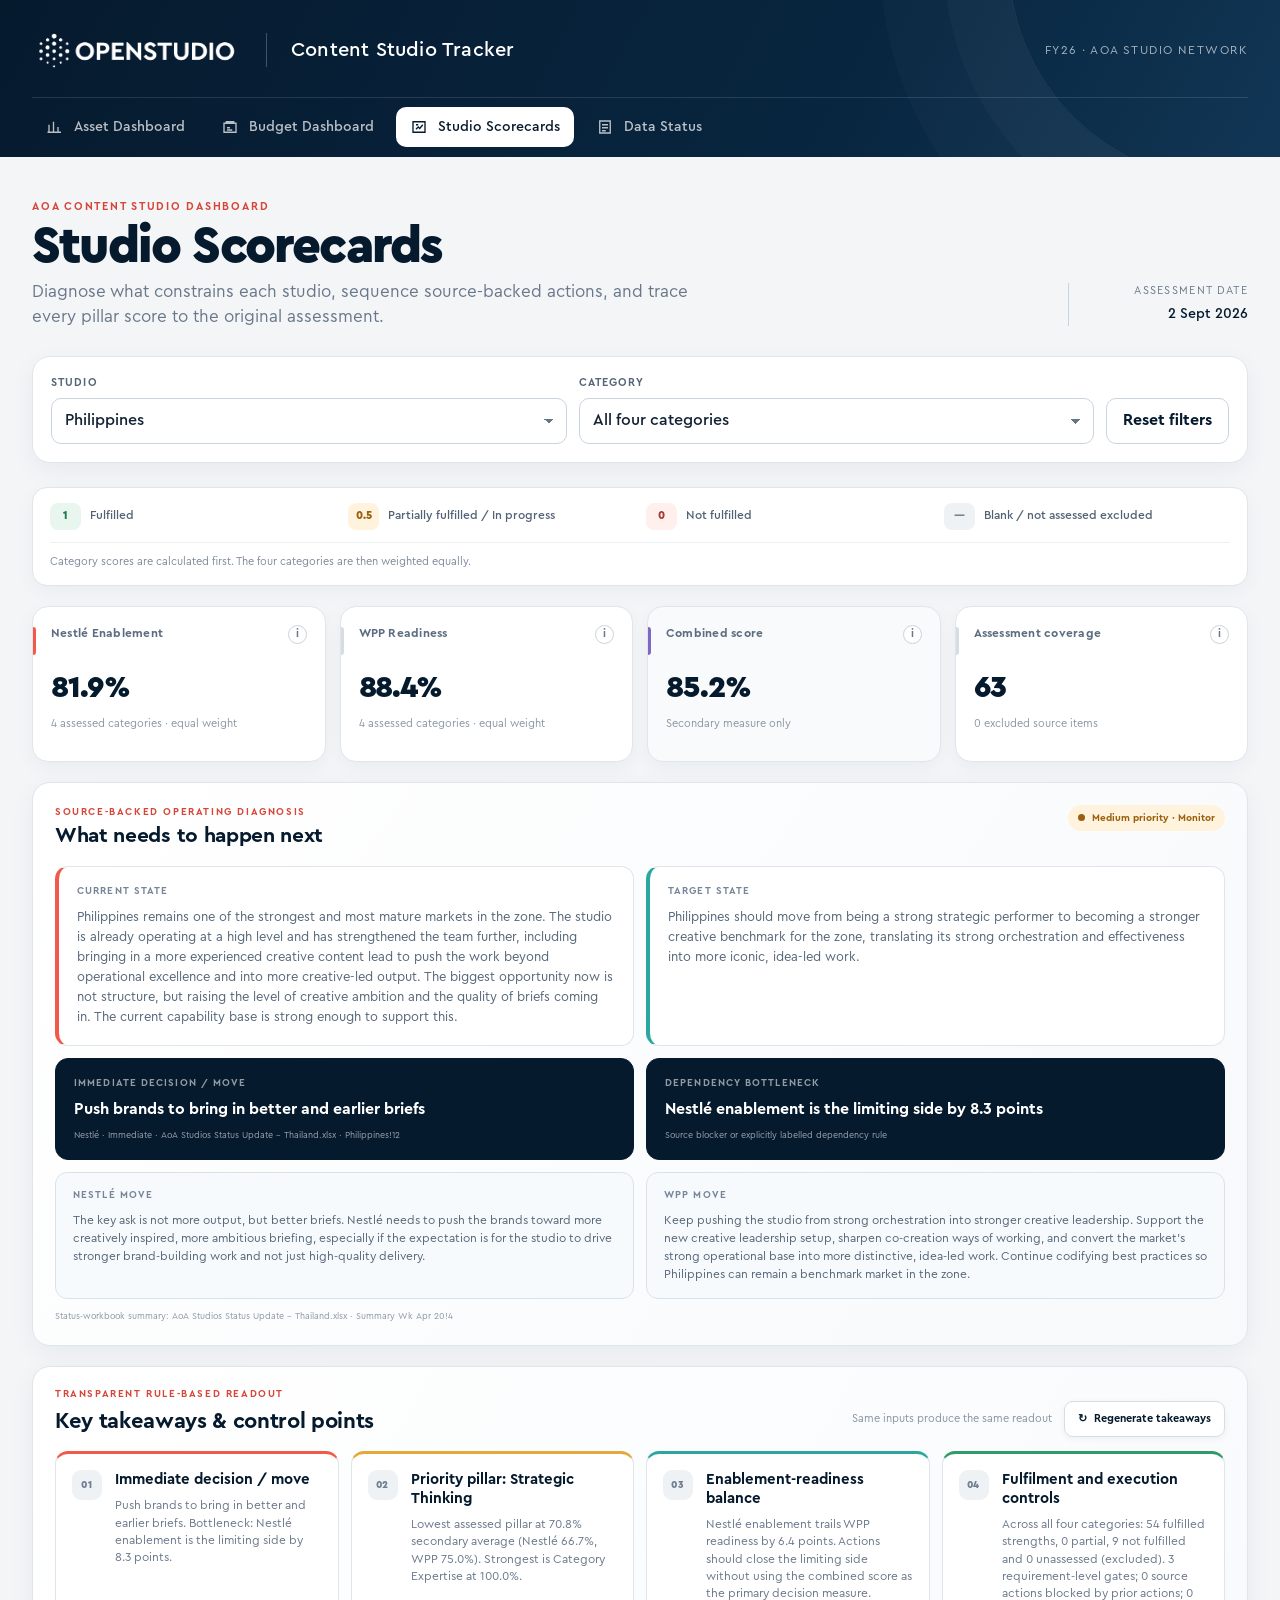
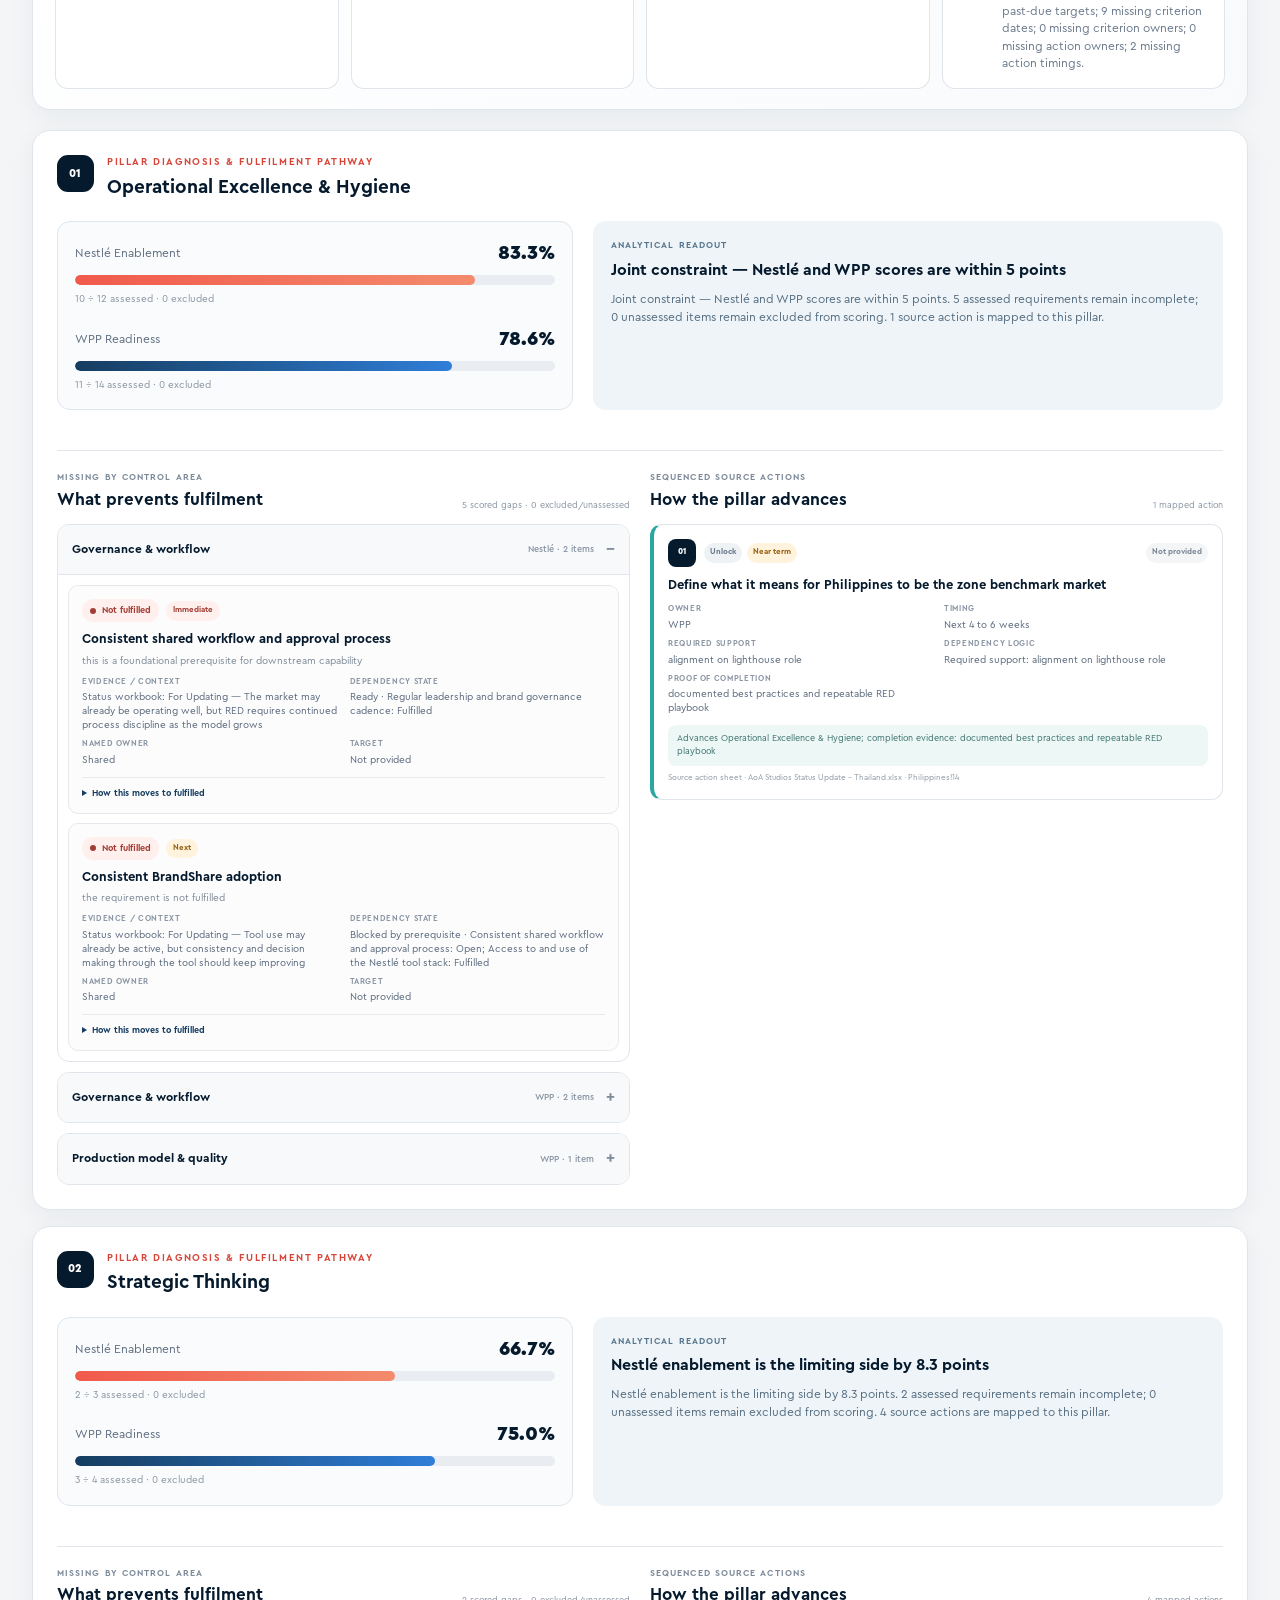
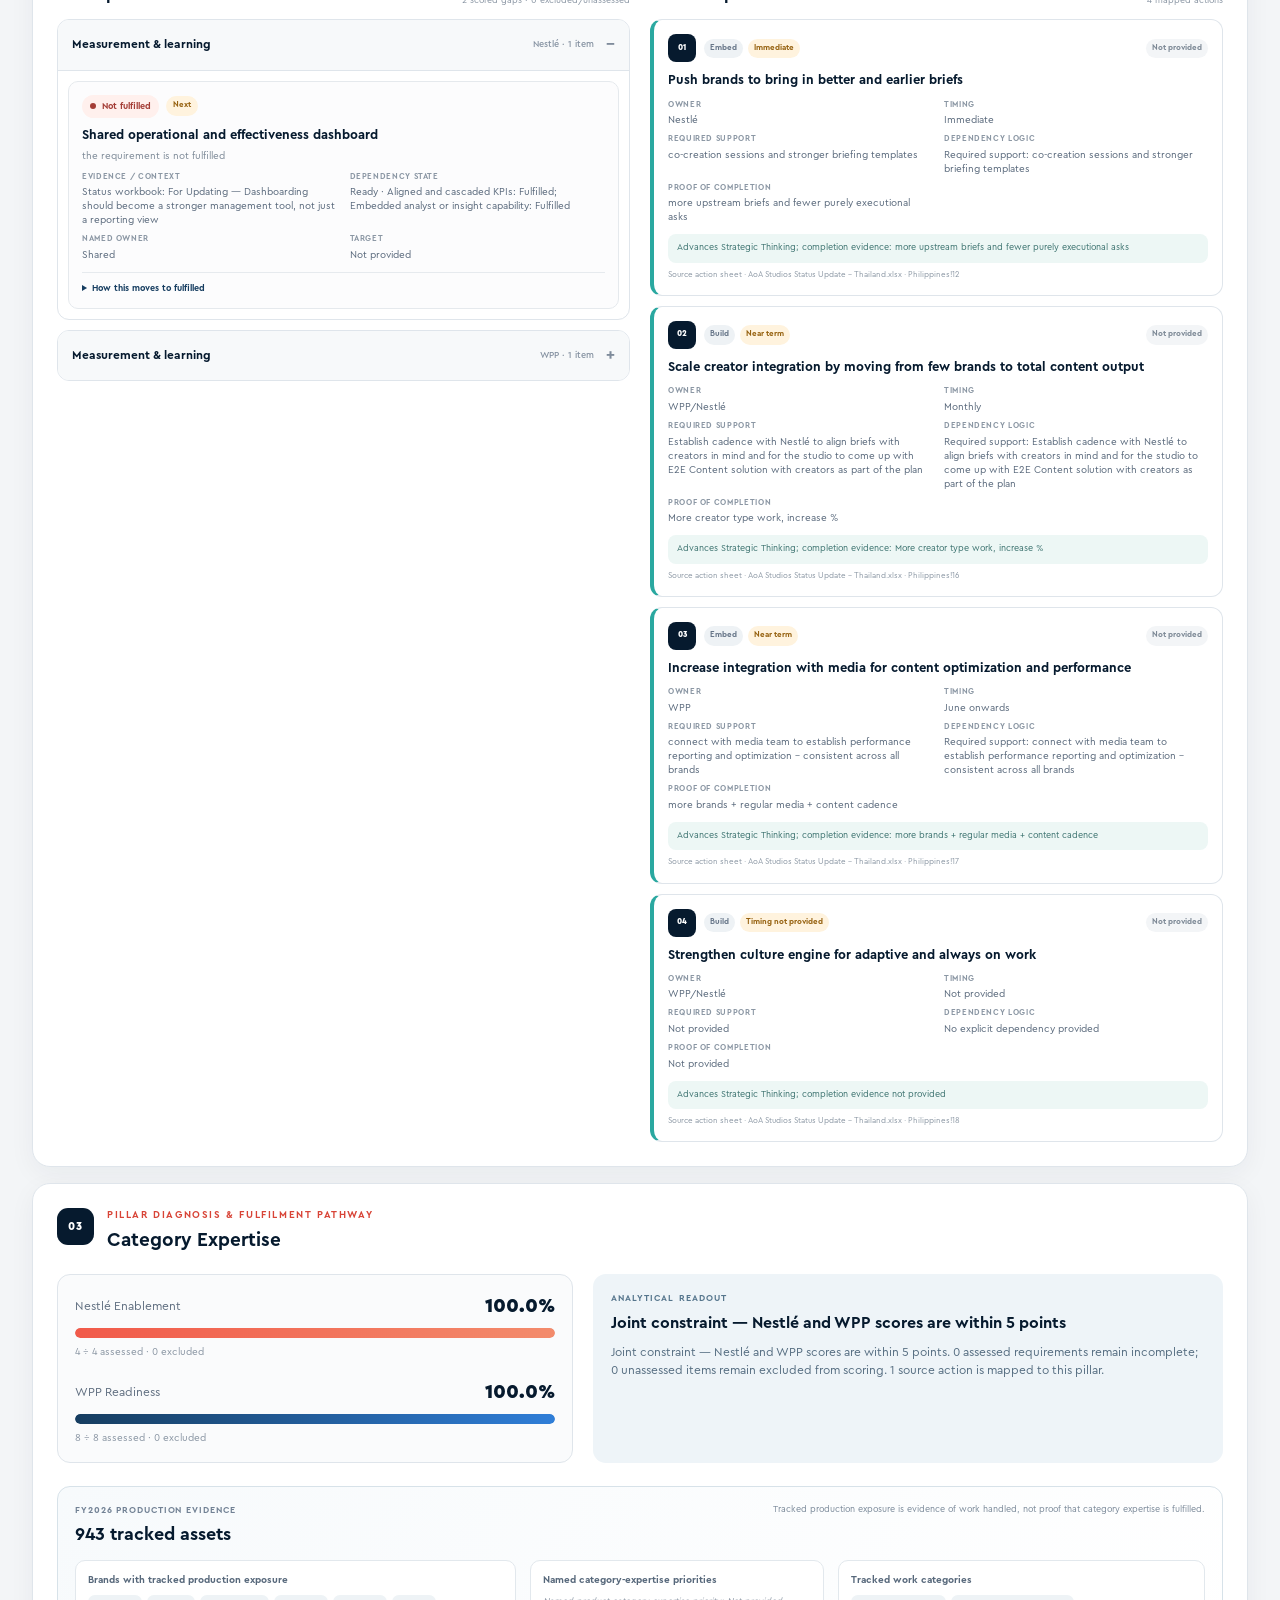
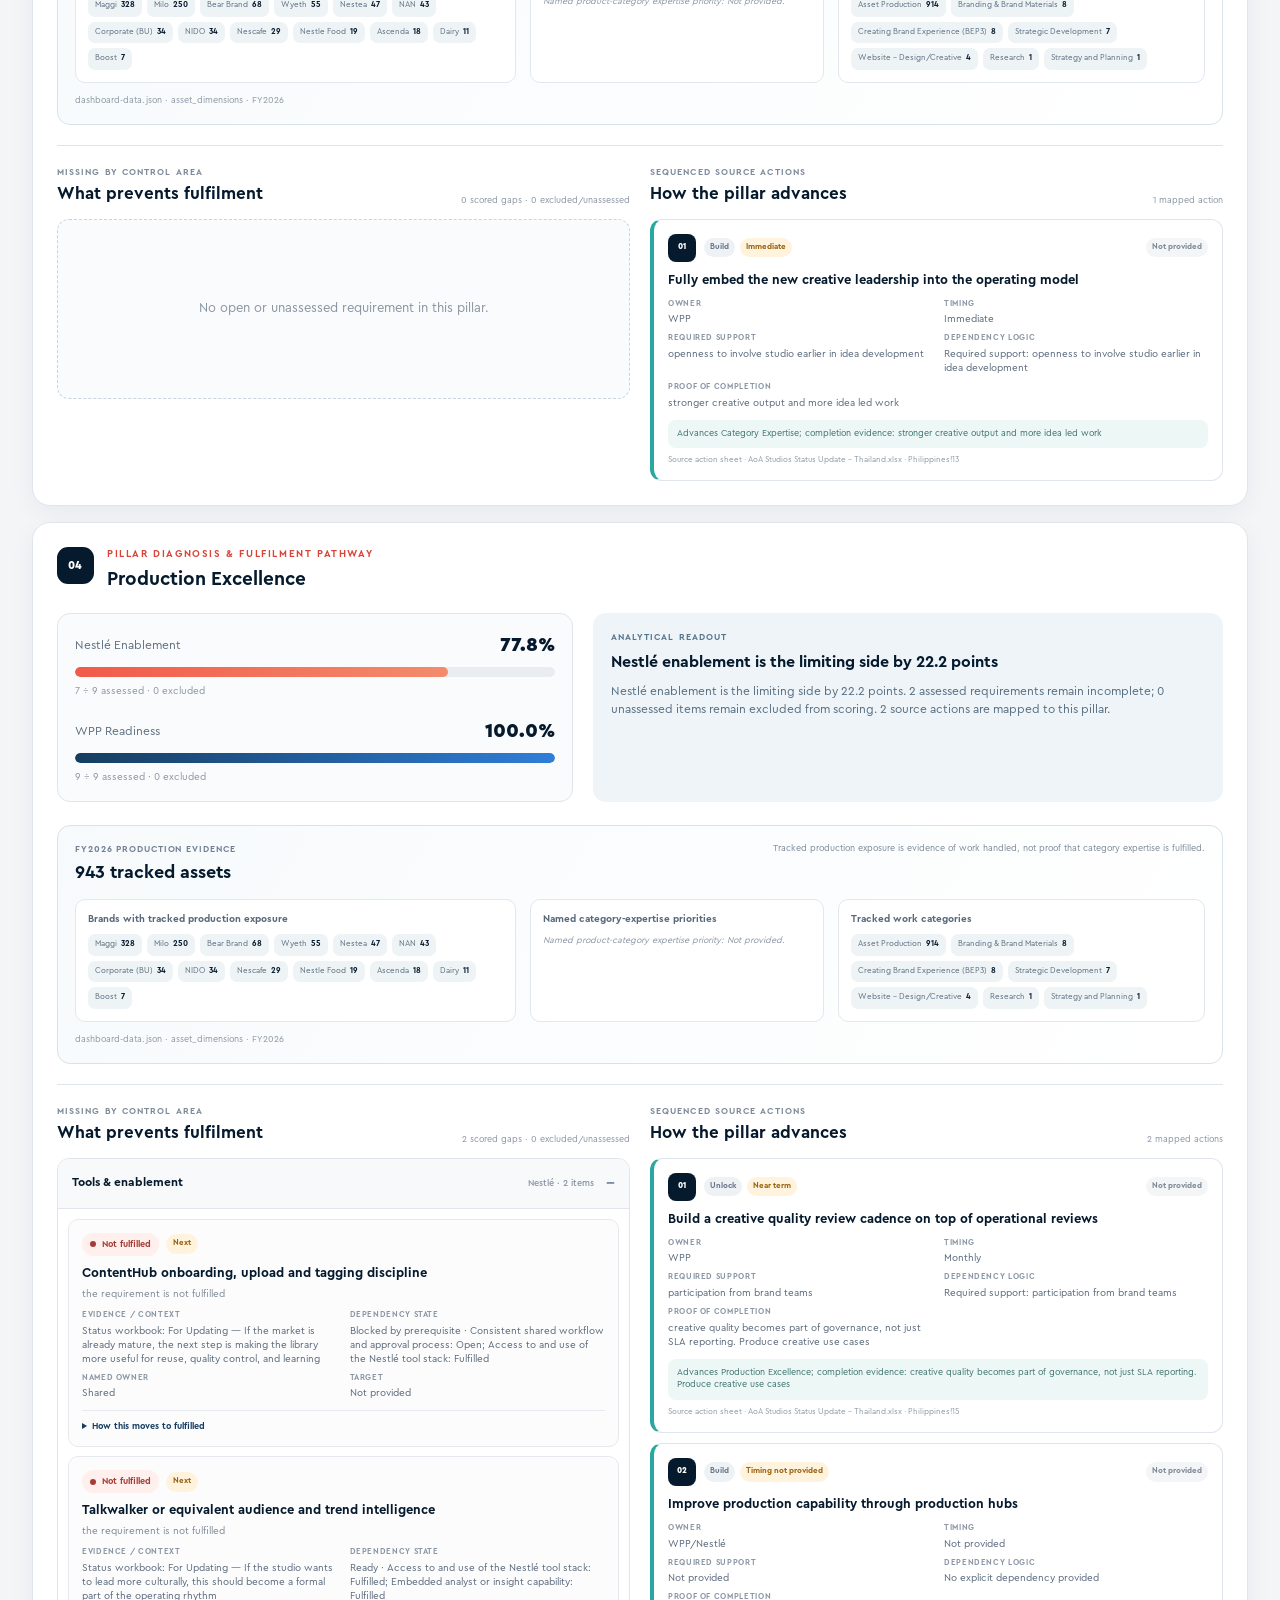
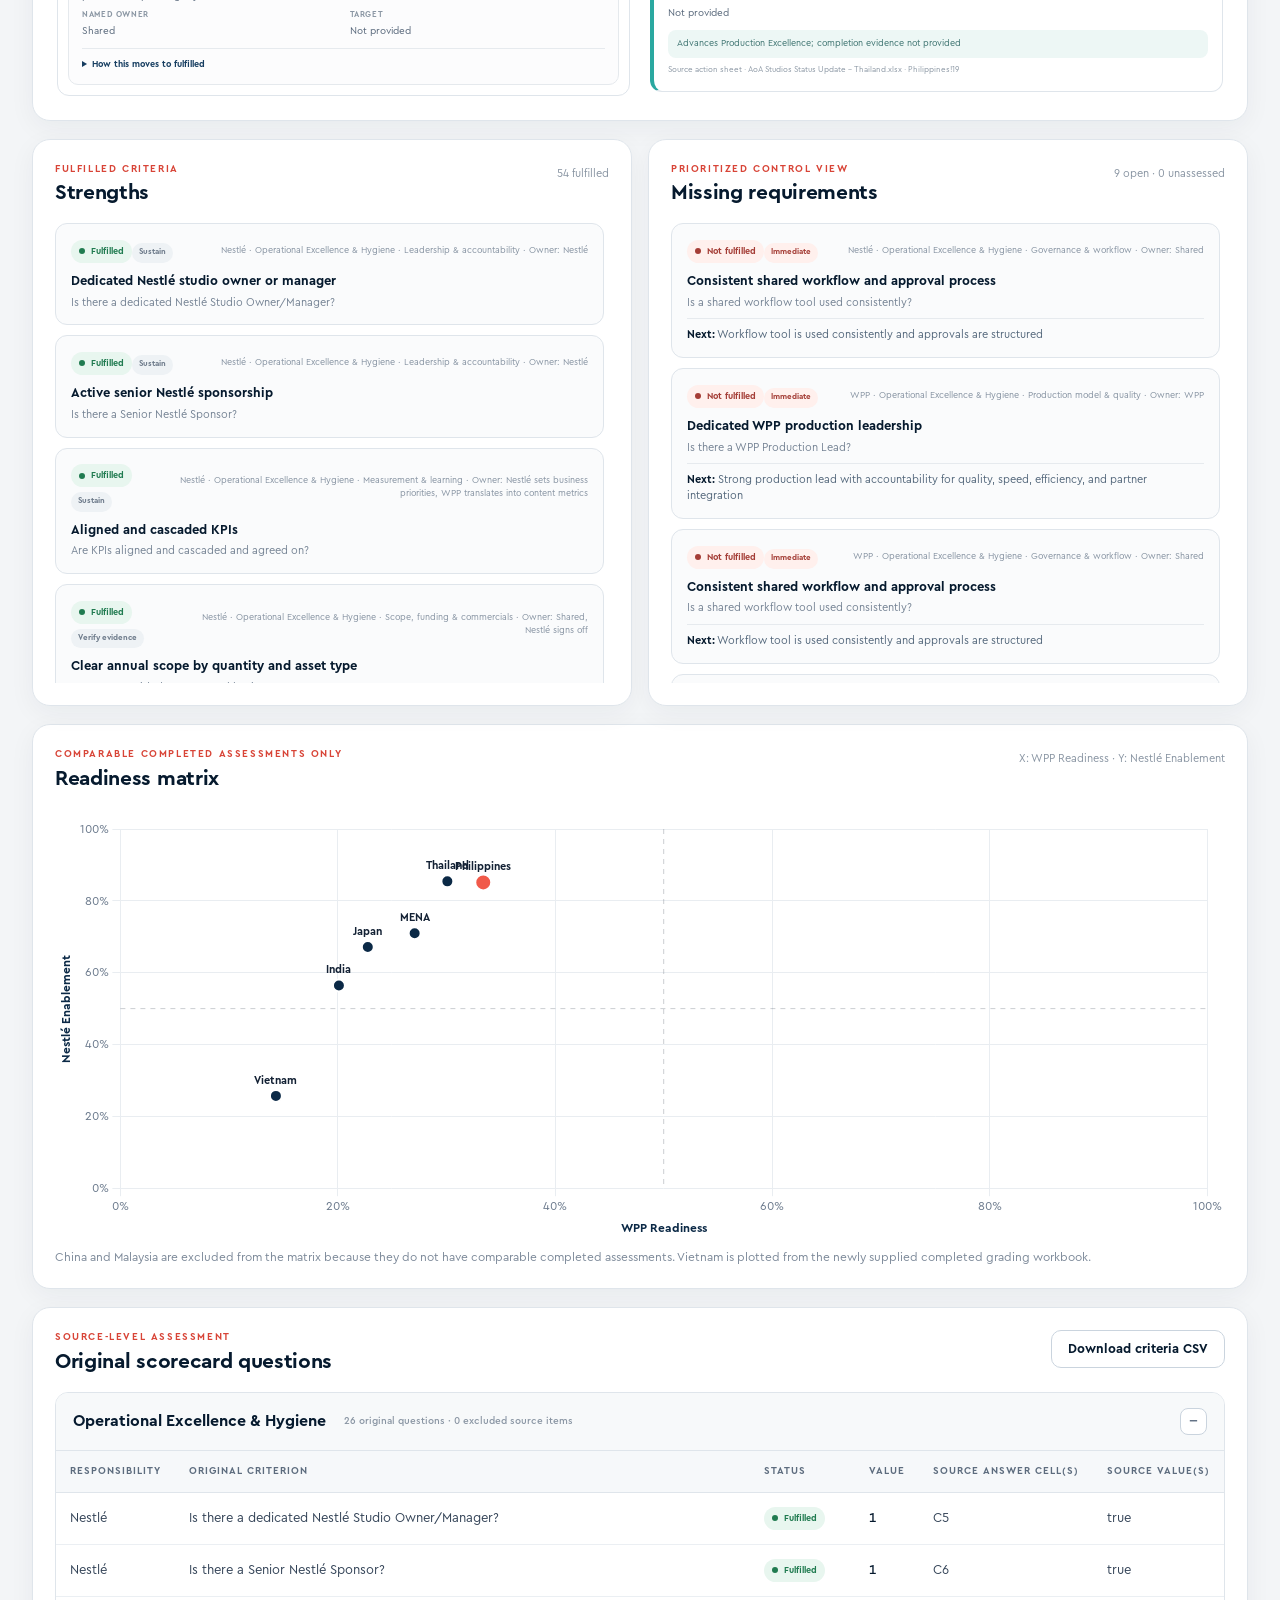
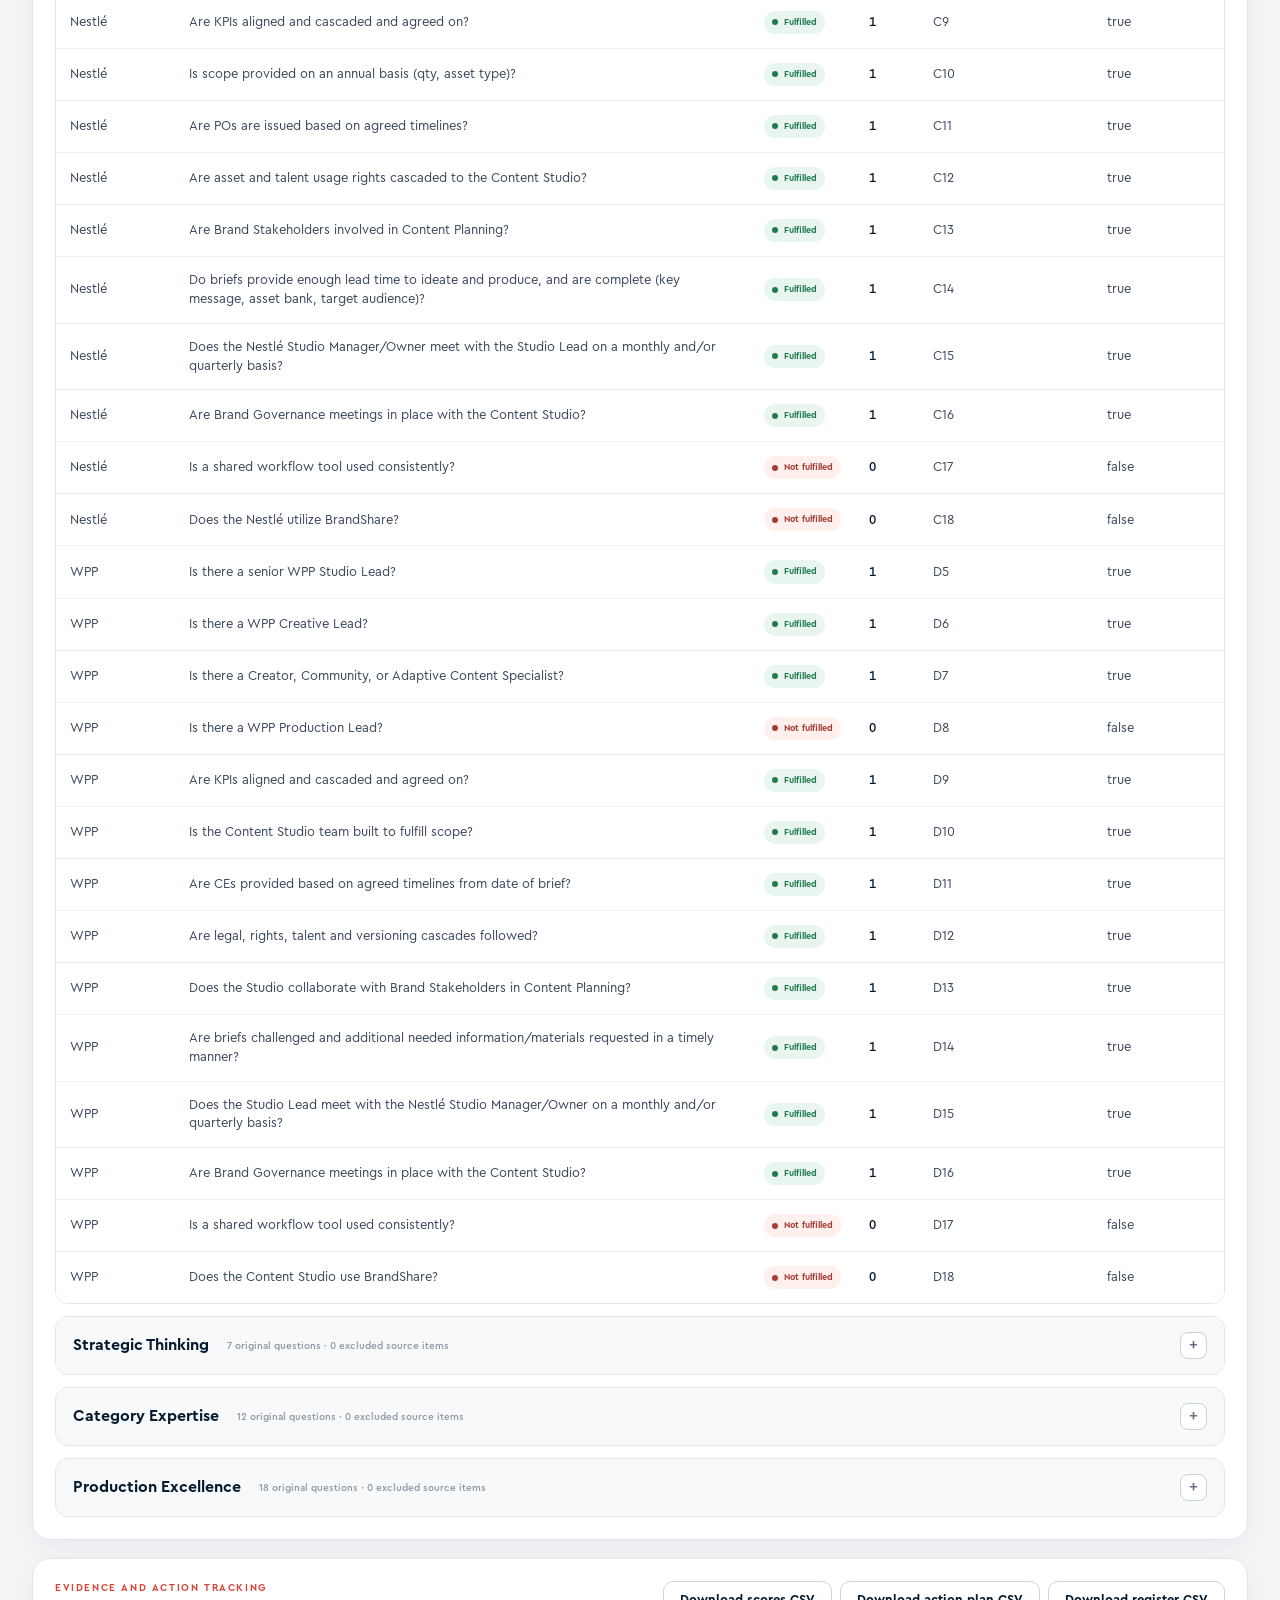
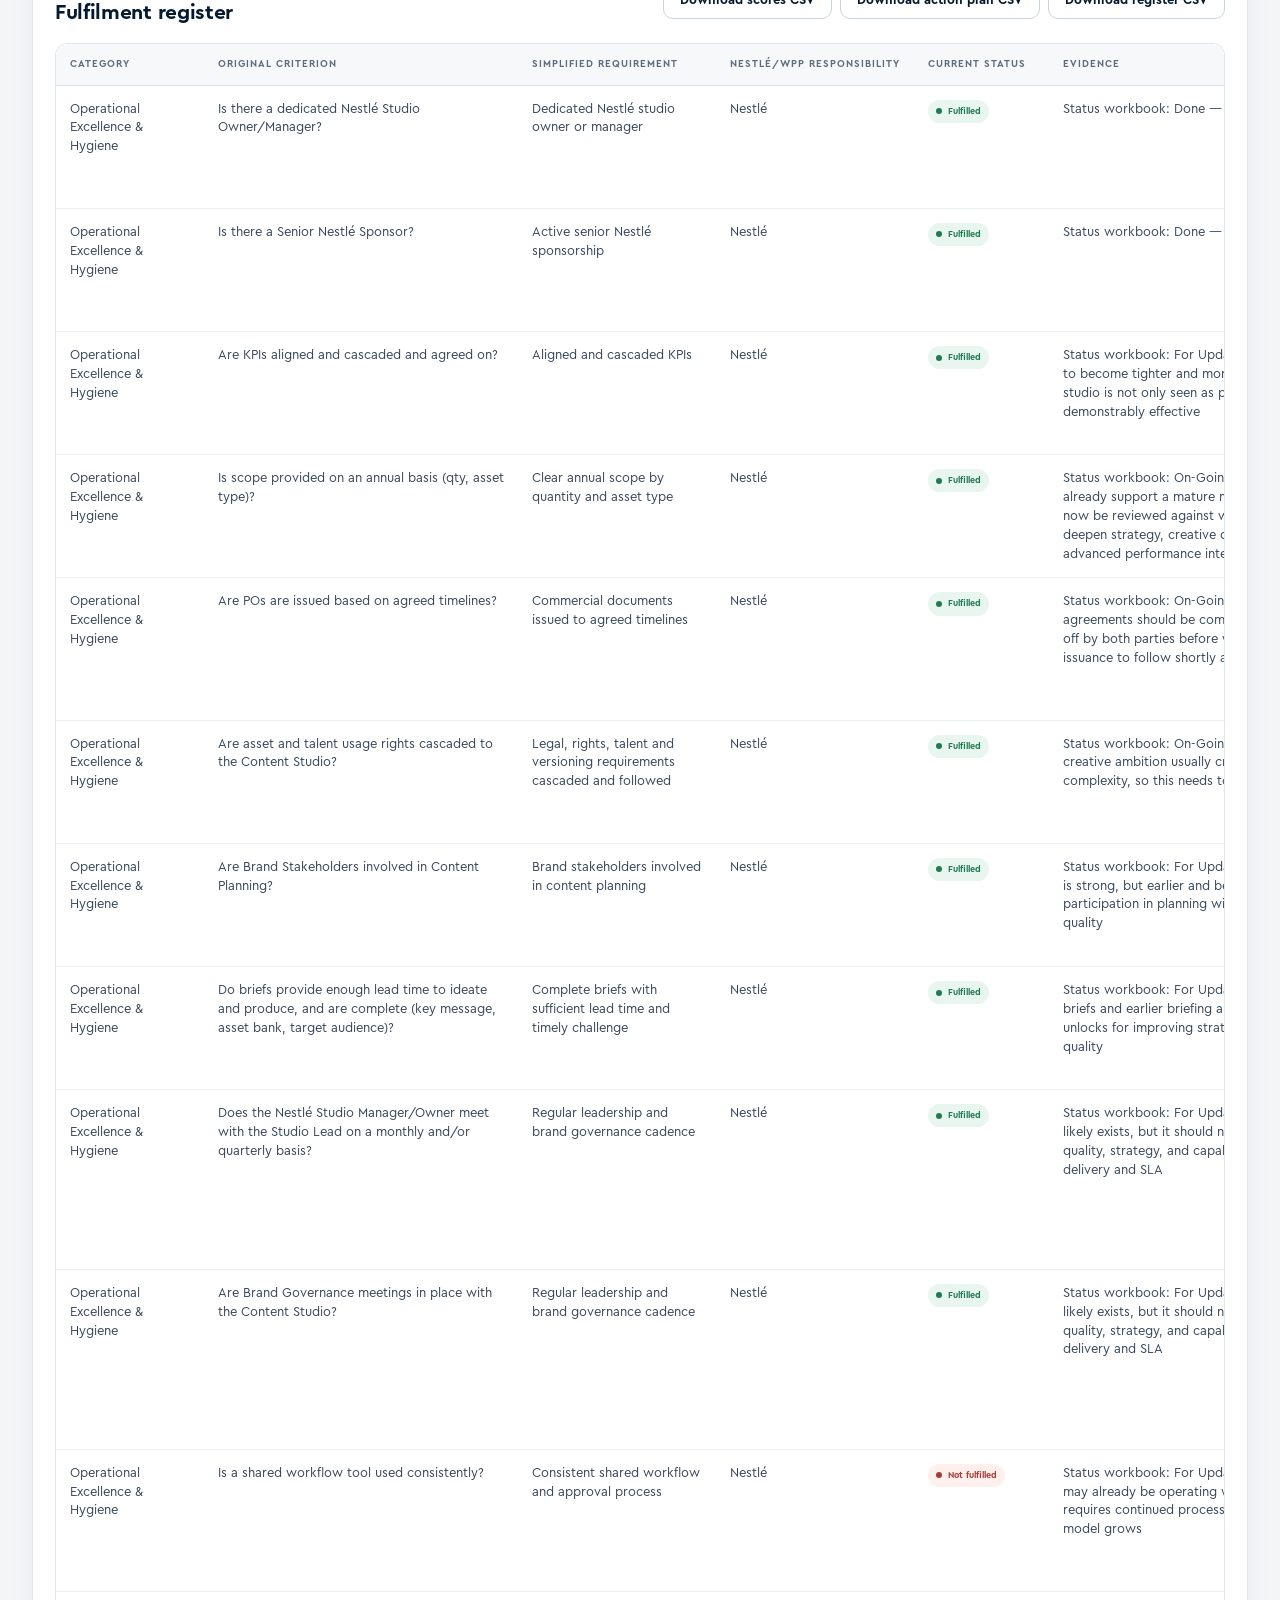
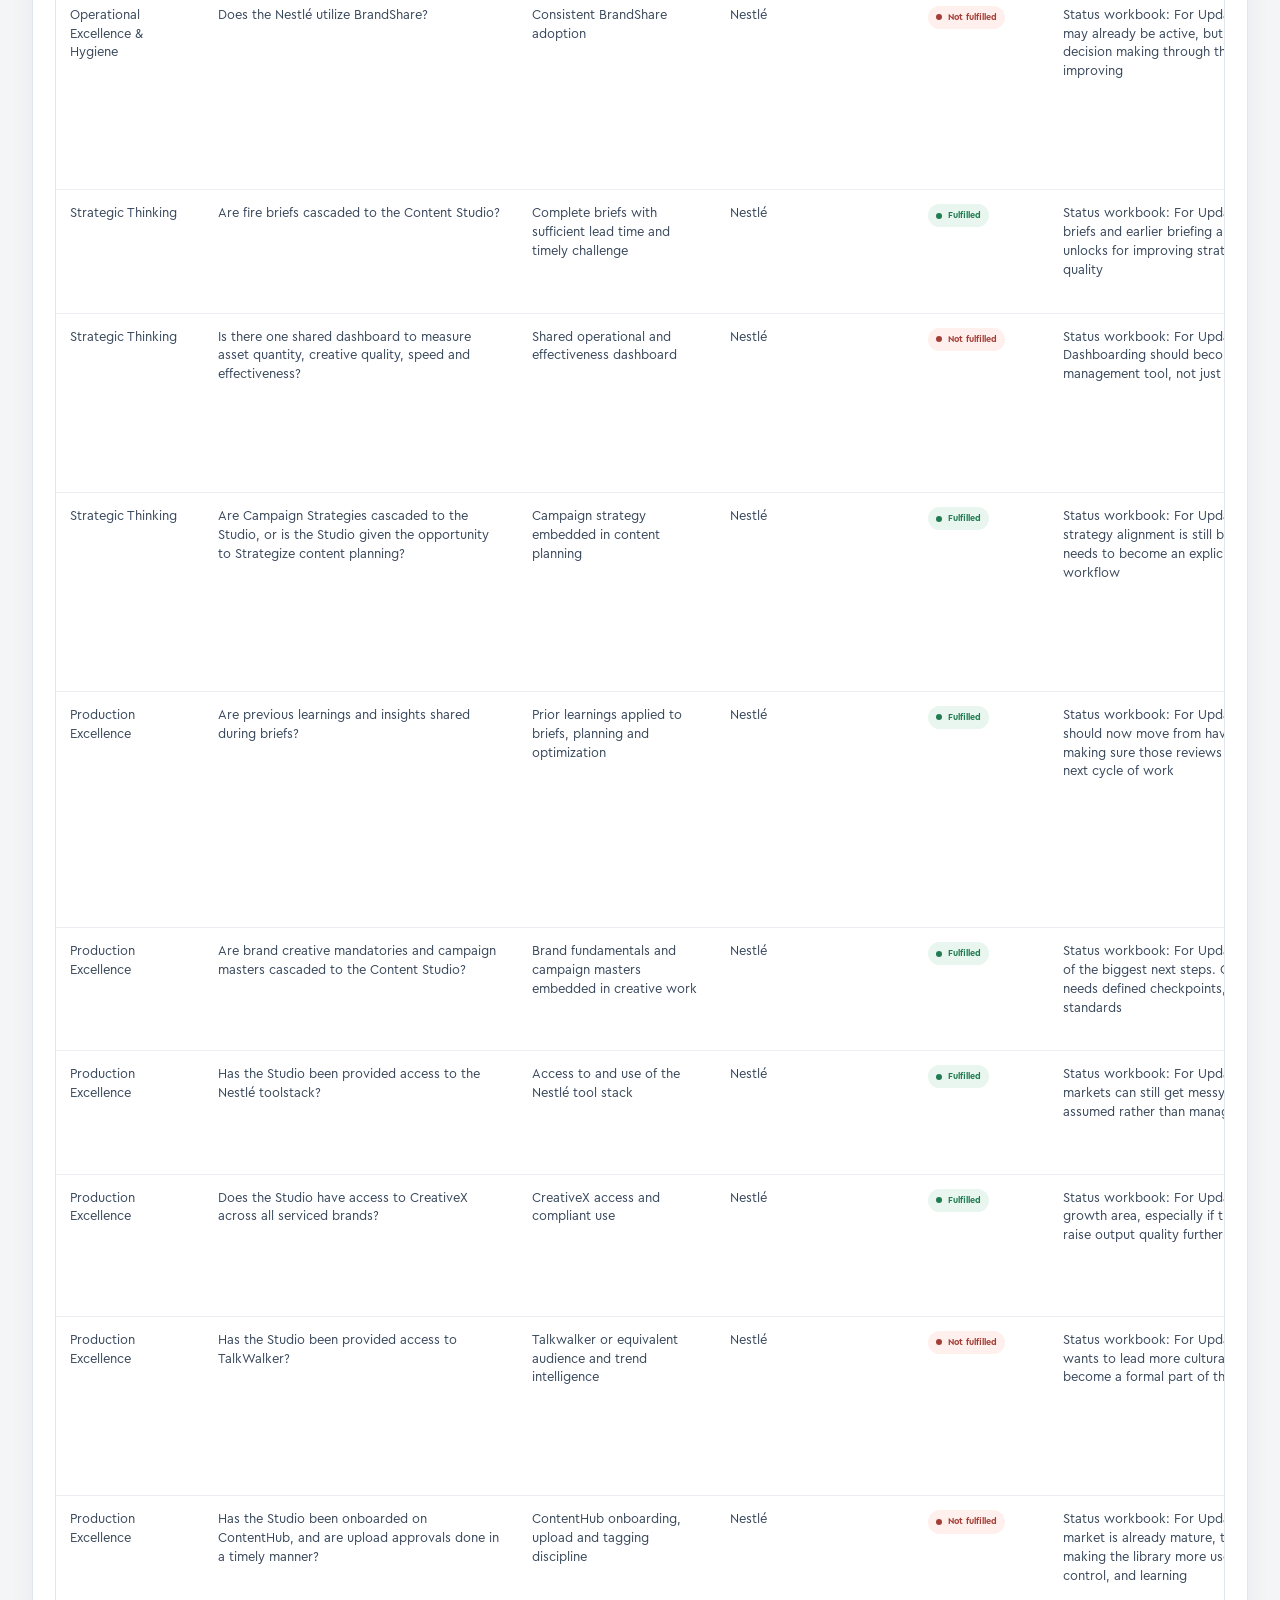
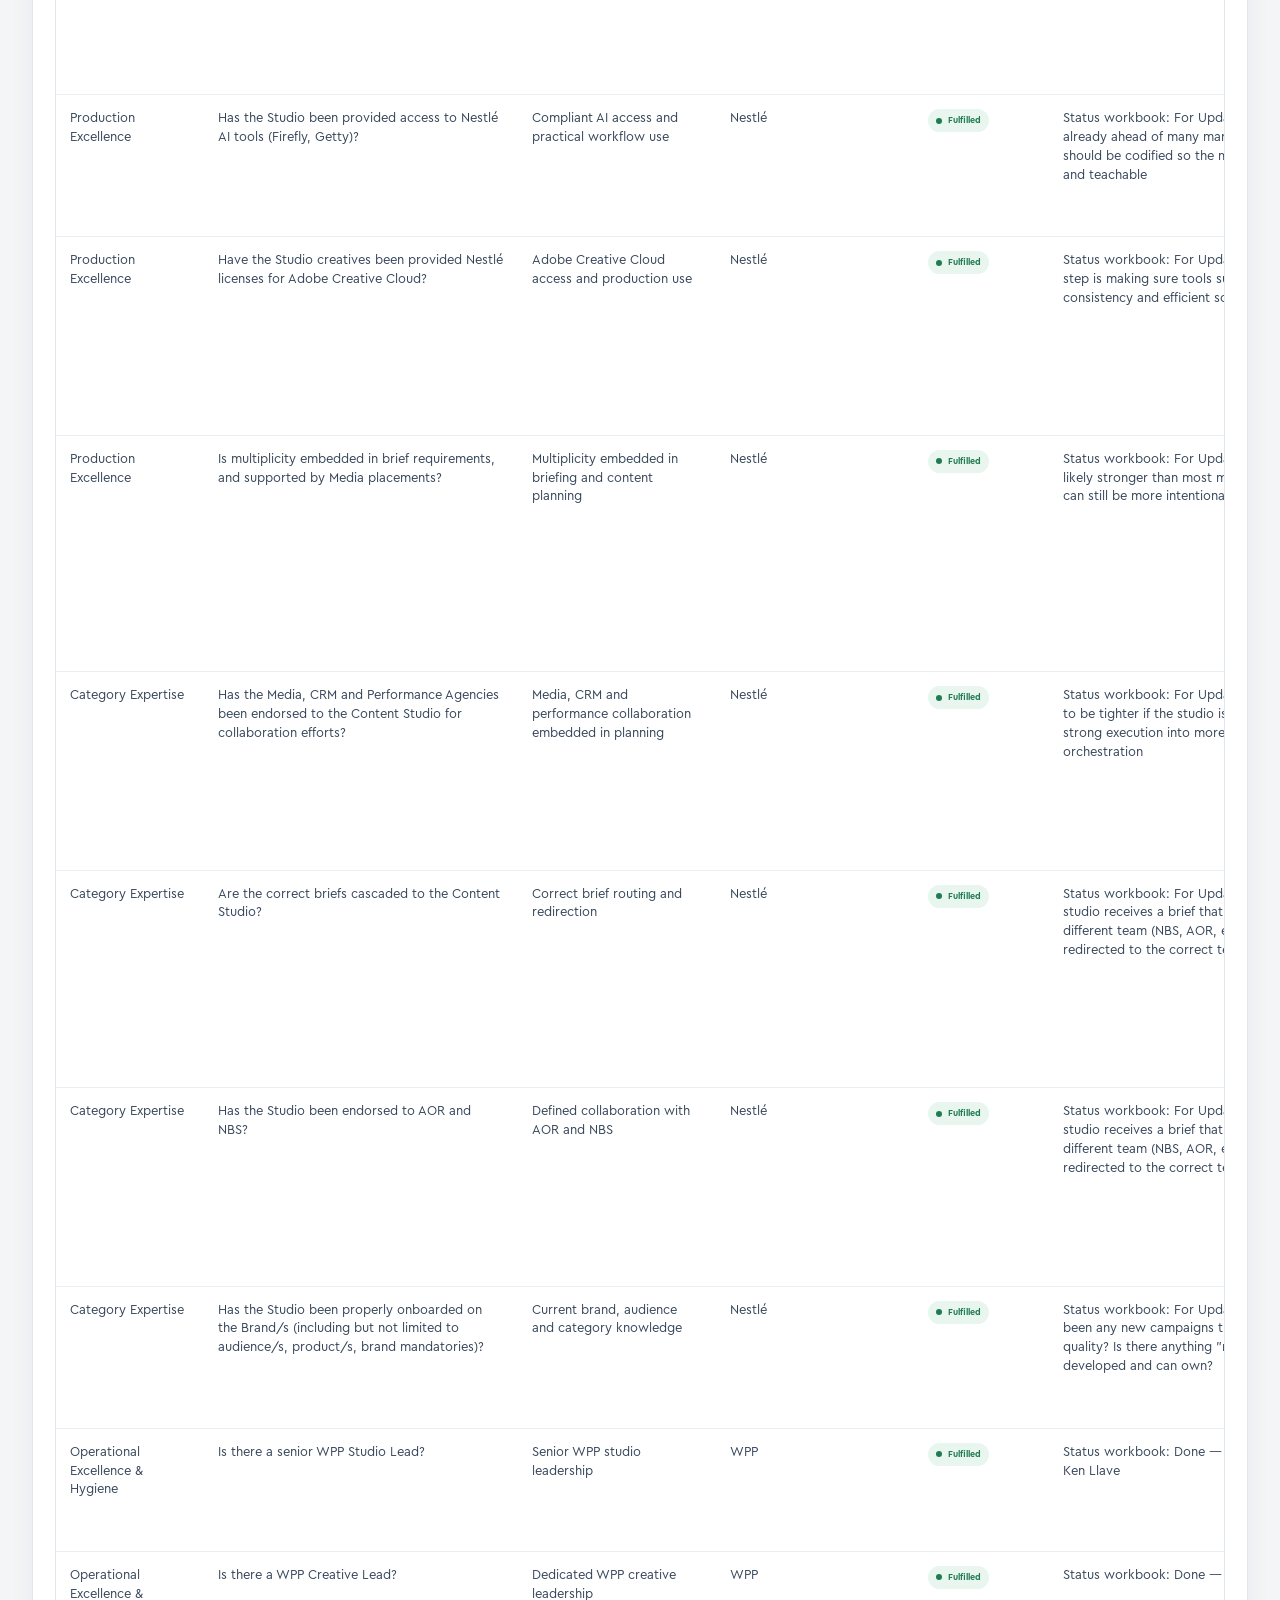
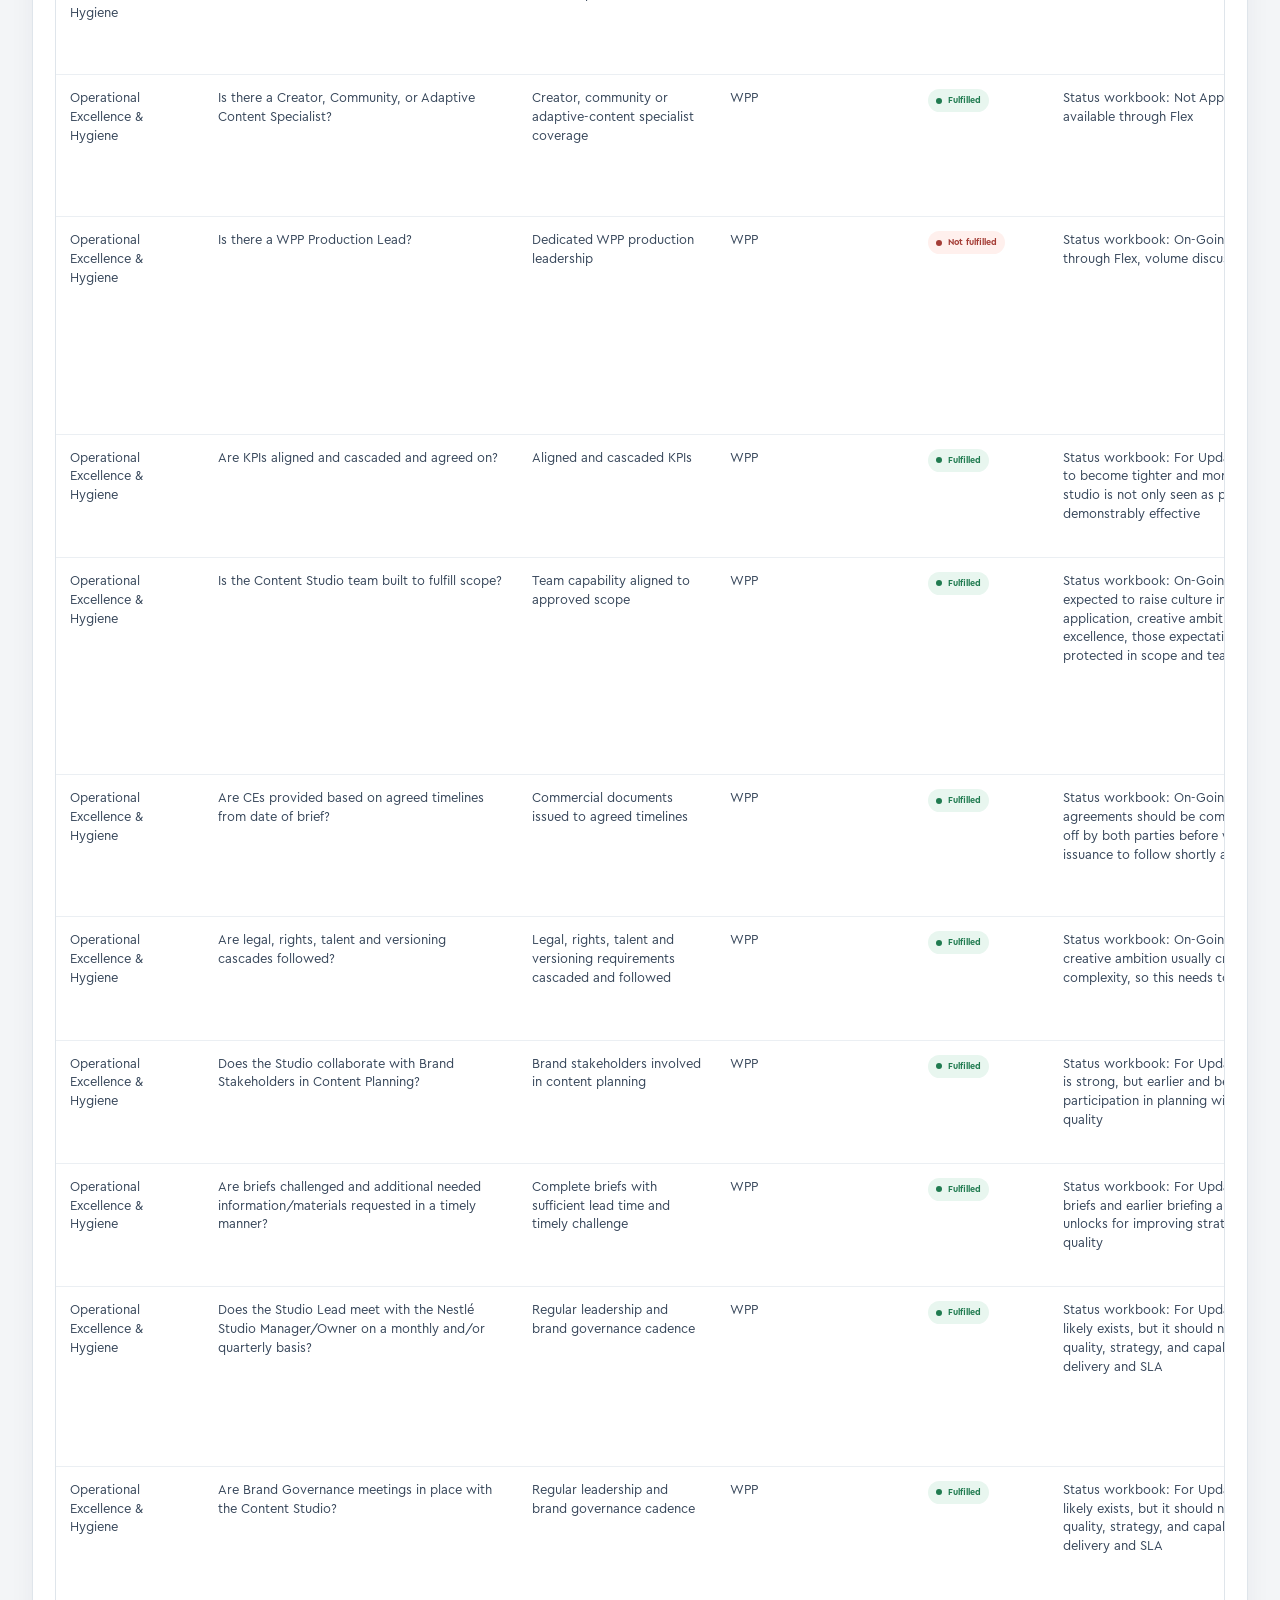
<file: scorecards.html>
<!doctype html>
<html lang="en">
<head>
  <meta charset="utf-8">
  <meta name="viewport" content="width=device-width, initial-scale=1">
  <meta name="description" content="AOA Content Studio Nestlé Enablement and WPP Readiness scorecards">
  <title>Studio Scorecards | Content Studio Tracker</title>
  <link rel="stylesheet" href="./css/styles.css">
</head>
<body data-page="scorecards">
  <a class="skip-link" href="#main-content">Skip to content</a>
  <header class="site-header">
    <div class="header-inner">
      <div class="brand-row">
        <div class="brand-lockup">
          <img class="brand-logo" src="./assets/openstudio-logo.png" alt="OpenStudio">
          <span class="brand-divider" aria-hidden="true"></span>
          <span class="tracker-name">Content Studio Tracker</span>
        </div>
        <span class="header-meta">FY26 · AOA Studio Network</span>
      </div>
      <nav class="nav-bar" aria-label="Primary navigation">
        <a class="nav-link" data-scorecard-nav="assets" href="./index.html"><span class="nav-icon"><svg viewBox="0 0 24 24"><path d="M4 19V9m6 10V5m6 14v-7m4 7H2"/></svg></span>Asset Dashboard</a>
        <a class="nav-link" data-scorecard-nav="budget" href="./budget.html"><span class="nav-icon"><svg viewBox="0 0 24 24"><path d="M4 7h16v12H4zM7 7V5h10v2m-9 6h4m-4 3h7"/></svg></span>Budget Dashboard</a>
        <a class="nav-link active" data-scorecard-nav="scorecards" href="./scorecards.html"><span class="nav-icon"><svg viewBox="0 0 24 24"><path d="M4 5h16v14H4zM8 15l3-3 2 2 4-5M8 9h3"/></svg></span>Studio Scorecards</a>
        <a class="nav-link" data-scorecard-nav="status" href="./data-status.html"><span class="nav-icon"><svg viewBox="0 0 24 24"><path d="M5 4h14v16H5zM8 9h8M8 13h8m-8 4h5"/></svg></span>Data Status</a>
      </nav>
    </div>
  </header>

  <main id="main-content" class="page-shell">
    <section class="page-intro">
      <div>
        <p class="eyebrow">AOA Content Studio Dashboard</p>
        <h1>Studio Scorecards</h1>
        <p class="intro-copy">Diagnose what constrains each studio, sequence source-backed actions, and trace every pillar score to the original assessment.</p>
      </div>
      <div class="updated-block"><span>Assessment date</span><strong id="scorecard-updated">—</strong></div>
    </section>

    <section class="filter-panel scorecard-filter-panel" aria-label="Studio Scorecard filters">
      <div class="filter-group">
        <label for="scorecard-studio-filter">Studio</label>
        <select id="scorecard-studio-filter" class="filter-select"></select>
      </div>
      <div class="filter-group">
        <label for="scorecard-category-filter">Category</label>
        <select id="scorecard-category-filter" class="filter-select"></select>
      </div>
      <button id="reset-scorecard-filters" class="reset-button" type="button">Reset filters</button>
    </section>

    <section id="scorecard-loading" class="state-card"><span class="loader"></span>Loading scorecard data…</section>
    <section id="scorecard-error" class="state-card state-error" hidden></section>

    <div id="scorecard-content" hidden>
      <section id="special-status-banner" class="special-status-banner" hidden aria-live="polite"></section>

      <section class="scorecard-method-strip" aria-label="Scoring method">
        <div><span class="method-key method-fulfilled">1</span><strong>Fulfilled</strong></div>
        <div><span class="method-key method-partial">0.5</span><strong>Partially fulfilled / In progress</strong></div>
        <div><span class="method-key method-unfulfilled">0</span><strong>Not fulfilled</strong></div>
        <div><span class="method-key method-excluded">—</span><strong>Blank / not assessed excluded</strong></div>
        <p>Category scores are calculated first. The four categories are then weighted equally.</p>
      </section>

      <section class="kpi-grid scorecard-kpi-grid" aria-label="Scorecard summary">
        <article class="kpi-card kpi-primary"><div class="kpi-top"><span>Nestlé Enablement</span><button class="info-button" data-tip="Equal-weight average of assessed Nestlé category scores." aria-label="About Nestlé Enablement">i</button></div><strong id="kpi-nestle-score">—</strong><small id="kpi-nestle-context">Four equal-weight categories</small></article>
        <article class="kpi-card"><div class="kpi-top"><span>WPP Readiness</span><button class="info-button" data-tip="Equal-weight average of assessed WPP category scores." aria-label="About WPP Readiness">i</button></div><strong id="kpi-wpp-score">—</strong><small id="kpi-wpp-context">Four equal-weight categories</small></article>
        <article class="kpi-card scorecard-secondary-kpi"><div class="kpi-top"><span>Combined score</span><button class="info-button" data-tip="Secondary measure: average of the overall Nestlé Enablement and WPP Readiness scores when both are available." aria-label="About combined score">i</button></div><strong id="kpi-combined-score">—</strong><small>Secondary measure only</small></article>
        <article class="kpi-card"><div class="kpi-top"><span>Assessment coverage</span><button class="info-button" data-tip="Assessed questions across Nestlé and WPP. Excluded source items are shown separately and never enter denominators." aria-label="About assessment coverage">i</button></div><strong id="kpi-assessment-coverage">—</strong><small id="kpi-coverage-context">Assessed criteria</small></article>
      </section>

      <section class="panel executive-assessment-panel" aria-labelledby="executive-assessment-title">
        <div class="panel-heading">
          <div><p class="panel-kicker">Source-backed operating diagnosis</p><h2 id="executive-assessment-title">What needs to happen next</h2></div>
          <span id="executive-status" class="analysis-status">—</span>
        </div>
        <div class="executive-assessment-grid">
          <article class="executive-narrative executive-current"><span>Current state</span><p id="executive-current-state">—</p></article>
          <article class="executive-narrative executive-outcome"><span>Target state</span><p id="executive-outcome">—</p></article>
          <article class="executive-decision-card"><span>Immediate decision / move</span><strong id="executive-decision">—</strong><small id="executive-decision-source">Deterministic from current source actions</small></article>
          <article class="executive-decision-card"><span>Dependency bottleneck</span><strong id="executive-bottleneck">—</strong><small>Source blocker or explicitly labelled dependency rule</small></article>
        </div>
        <div class="owner-next-steps">
          <article><span>Nestlé move</span><p id="executive-nestle-move">—</p></article>
          <article><span>WPP move</span><p id="executive-wpp-move">—</p></article>
        </div>
        <p id="executive-source" class="analysis-source">—</p>
      </section>

      <section class="insights-panel" aria-labelledby="scorecard-insights-title">
        <div class="insights-heading">
          <div><p class="panel-kicker">Transparent rule-based readout</p><h2 id="scorecard-insights-title">Key takeaways &amp; control points</h2></div>
          <div class="insights-actions">
            <span>Same inputs produce the same readout</span>
            <button id="regenerate-scorecard-takeaways" class="regenerate-button" type="button"><span aria-hidden="true">↻</span> Regenerate takeaways</button>
          </div>
        </div>
        <div id="scorecard-insights" class="insights-grid" aria-live="polite"></div>
      </section>

      <section id="scorecard-category-grid" class="scorecard-category-grid" aria-label="Pillar diagnosis and action pathways"></section>

      <section class="scorecard-two-column">
        <article class="panel requirement-panel">
          <div class="panel-heading"><div><p class="panel-kicker">Fulfilled criteria</p><h2>Strengths</h2></div><span id="strength-count" class="legend-note"></span></div>
          <div id="strength-list" class="requirement-list"></div>
        </article>
        <article class="panel requirement-panel">
          <div class="panel-heading"><div><p class="panel-kicker">Prioritized control view</p><h2>Missing requirements</h2></div><span id="missing-count" class="legend-note"></span></div>
          <div id="missing-list" class="requirement-list"></div>
        </article>
      </section>

      <section class="panel matrix-panel">
        <div class="panel-heading">
          <div><p class="panel-kicker">Comparable completed assessments only</p><h2>Readiness matrix</h2></div>
          <span class="legend-note">X: WPP Readiness · Y: Nestlé Enablement</span>
        </div>
        <div class="matrix-chart-wrap"><canvas id="readiness-matrix" aria-label="WPP Readiness by Nestlé Enablement matrix"></canvas></div>
        <p class="chart-note">China and Malaysia are excluded from the matrix because they do not have comparable completed assessments. Vietnam is plotted from the newly supplied completed grading workbook.</p>
      </section>

      <section class="panel scorecard-drilldown-panel">
        <div class="panel-heading">
          <div><p class="panel-kicker">Source-level assessment</p><h2>Original scorecard questions</h2></div>
          <button id="download-criteria" class="secondary-button" type="button">Download criteria CSV</button>
        </div>
        <div id="scorecard-drilldowns" class="scorecard-drilldowns"></div>
      </section>

      <section class="panel table-panel fulfilment-panel">
        <div class="panel-heading">
          <div><p class="panel-kicker">Evidence and action tracking</p><h2>Fulfilment register</h2></div>
          <div class="panel-button-group">
            <button id="download-score-summary" class="secondary-button" type="button">Download scores CSV</button>
            <button id="download-action-plan" class="secondary-button" type="button">Download action plan CSV</button>
            <button id="download-fulfilment" class="secondary-button" type="button">Download register CSV</button>
          </div>
        </div>
        <div class="table-scroll">
          <table class="fulfilment-table">
            <thead><tr><th>Category</th><th>Original criterion</th><th>Simplified requirement</th><th>Nestlé/WPP responsibility</th><th>Current status</th><th>Evidence</th><th>Missing requirement</th><th>Next action</th><th>Owner</th><th>Dependency</th><th>Target date</th></tr></thead>
            <tbody id="fulfilment-register-body"></tbody>
          </table>
        </div>
        <div class="validation-links"><a href="./score-validation-report.html">Open full score-validation report</a><a href="./data/score-validation.csv" download>Download validation CSV</a><a href="./data/fulfilment-register.csv" download>Download all-studio register CSV</a><a href="./data/pillar-action-plan.csv" download>Download all-studio pillar action plan</a></div>
      </section>
    </div>
  </main>

  <footer id="app-footer"><div class="footer-inner"><span><strong>Content Studio Tracker</strong> · AOA Studio Network</span><span>Missing values are excluded from scores, never treated as zero.</span></div></footer>
  <script src="./js/vendor/chart.umd.js"></script>
  <script src="./js/scorecards-dashboard.js"></script>
</body>
</html>
</file>
<file: css/styles.css>
@font-face{font-family:WPP;src:url('../fonts/WPP-Regular.otf') format('opentype');font-weight:400;font-style:normal;font-display:swap}
@font-face{font-family:WPP;src:url('../fonts/WPP-Medium.otf') format('opentype');font-weight:500;font-style:normal;font-display:swap}
@font-face{font-family:WPP;src:url('../fonts/WPP-Bold.otf') format('opentype');font-weight:700;font-style:normal;font-display:swap}
@font-face{font-family:WPP;src:url('../fonts/WPP-Black.otf') format('opentype');font-weight:900;font-style:normal;font-display:swap}

:root{
  --navy:#061a2e;
  --navy-2:#0b2946;
  --navy-3:#163d60;
  --coral:#f15a4a;
  --coral-dark:#d84437;
  --coral-soft:#fff0ed;
  --blue:#2f7ed8;
  --teal:#2aa8a0;
  --gold:#e4a83b;
  --purple:#8067c5;
  --green:#2f9c68;
  --ink:#142235;
  --muted:#68778a;
  --line:#dfe5eb;
  --line-strong:#cad4de;
  --surface:#ffffff;
  --background:#f3f5f7;
  --warning:#a76409;
  --warning-bg:#fff7e6;
  --danger:#a43d36;
  --danger-bg:#fff0ee;
  --radius:18px;
  --shadow:0 12px 34px rgba(14,37,61,.08);
}

*{box-sizing:border-box}
html{scroll-behavior:smooth}
body{margin:0;background:var(--background);color:var(--ink);font-family:WPP,Arial,sans-serif;font-size:16px;line-height:1.45;-webkit-font-smoothing:antialiased}
button,select{font:inherit}
button,select,a{outline-offset:3px}
[hidden]{display:none!important}
.skip-link{position:fixed;left:16px;top:-50px;z-index:100;background:#fff;color:var(--navy);padding:10px 14px;border-radius:8px;font-weight:700}
.skip-link:focus{top:16px}

.site-header{background:linear-gradient(118deg,var(--navy) 0%,#082640 67%,#113655 100%);color:#fff;position:relative;overflow:hidden}
.site-header:after{content:"";position:absolute;width:440px;height:440px;border:1px solid rgba(255,255,255,.08);border-radius:50%;right:-170px;top:-260px;box-shadow:0 0 0 64px rgba(255,255,255,.025),0 0 0 128px rgba(255,255,255,.018);pointer-events:none}
.header-inner{width:min(1440px,calc(100% - 64px));margin:0 auto;position:relative;z-index:1}
.brand-row{display:flex;align-items:center;justify-content:space-between;gap:28px;padding:25px 0 21px}
.brand-lockup{display:flex;align-items:center;gap:24px;min-width:0}
.brand-logo{width:210px;height:auto;display:block;flex:none}
.brand-divider{width:1px;height:34px;background:rgba(255,255,255,.24)}
.tracker-name{font-size:20px;font-weight:500;letter-spacing:.01em;white-space:nowrap}
.header-meta{font-size:12px;letter-spacing:.12em;text-transform:uppercase;color:rgba(255,255,255,.64);white-space:nowrap}
.nav-bar{display:flex;gap:8px;border-top:1px solid rgba(255,255,255,.12);padding:9px 0 10px;overflow-x:auto;scrollbar-width:none}
.nav-bar::-webkit-scrollbar{display:none}
.nav-link{display:flex;align-items:center;gap:10px;color:rgba(255,255,255,.72);text-decoration:none;padding:10px 14px;border-radius:10px;font-size:14px;font-weight:500;white-space:nowrap;transition:.2s ease}
.nav-link:hover{color:#fff;background:rgba(255,255,255,.08)}
.nav-link.active{background:#fff;color:var(--navy)}
.nav-icon{width:18px;height:18px;display:grid;place-items:center}
.nav-icon svg{width:18px;height:18px;stroke:currentColor;fill:none;stroke-width:1.8}

.page-shell{width:min(1440px,calc(100% - 64px));margin:0 auto;padding:42px 0 70px}
.page-intro{display:flex;justify-content:space-between;align-items:flex-end;gap:32px;margin-bottom:26px}
.eyebrow,.panel-kicker{margin:0 0 7px;color:var(--coral-dark);font-size:11px;font-weight:700;letter-spacing:.16em;text-transform:uppercase}
h1,h2,h3,p{margin-top:0}
h1{margin-bottom:8px;color:var(--navy);font-size:clamp(34px,4vw,54px);line-height:.98;letter-spacing:-.035em;font-weight:900}
.intro-copy{max-width:690px;margin-bottom:0;color:var(--muted);font-size:17px}
.updated-block{min-width:180px;text-align:right;border-left:1px solid var(--line-strong);padding-left:24px;margin-bottom:4px}
.updated-block span{display:block;color:var(--muted);font-size:11px;text-transform:uppercase;letter-spacing:.12em;margin-bottom:4px}
.updated-block strong{color:var(--navy);font-size:14px;font-weight:500}

.filter-panel{position:relative;z-index:8;display:grid;grid-template-columns:repeat(4,minmax(140px,1fr)) auto;gap:12px;align-items:end;background:var(--surface);border:1px solid var(--line);box-shadow:0 7px 24px rgba(18,43,68,.05);border-radius:var(--radius);padding:18px;margin-bottom:24px}
.filter-group label{display:block;margin:0 0 7px;color:#56667a;font-size:11px;font-weight:700;letter-spacing:.1em;text-transform:uppercase}
.filter-select{width:100%;height:46px;border:1px solid var(--line-strong);border-radius:10px;background:#fff;color:var(--ink);padding:0 38px 0 13px;font-weight:500;appearance:none;background-image:linear-gradient(45deg,transparent 50%,#65758a 50%),linear-gradient(135deg,#65758a 50%,transparent 50%);background-position:calc(100% - 17px) 20px,calc(100% - 12px) 20px;background-size:5px 5px,5px 5px;background-repeat:no-repeat}
.filter-select:focus{border-color:var(--blue);box-shadow:0 0 0 3px rgba(47,126,216,.13)}
.reset-button,.secondary-button{height:46px;border:1px solid var(--line-strong);border-radius:10px;background:#fff;color:var(--navy);padding:0 16px;font-weight:700;cursor:pointer;transition:.2s ease}
.reset-button:hover,.secondary-button:hover{border-color:var(--navy);background:#f8fafb}
.secondary-button{height:38px;font-size:13px}

.state-card{display:flex;align-items:center;justify-content:center;gap:12px;min-height:160px;background:#fff;border:1px solid var(--line);border-radius:var(--radius);color:var(--muted);font-weight:500}
.state-error{color:var(--danger);border-color:#f0c9c5;background:var(--danger-bg);padding:24px;text-align:center}
.loader{width:22px;height:22px;border:2px solid var(--line);border-top-color:var(--coral);border-radius:50%;animation:spin .8s linear infinite}
@keyframes spin{to{transform:rotate(360deg)}}

.alert-stack{display:grid;gap:10px;margin:0 0 20px}
.data-alert{display:flex;align-items:flex-start;gap:12px;background:var(--warning-bg);border:1px solid #f1d7a4;border-radius:12px;padding:13px 15px;color:#6d4b18;font-size:14px}
.data-alert strong{color:#704b0e}
.alert-mark{flex:none;display:grid;place-items:center;width:24px;height:24px;border-radius:7px;background:#f4c86d;color:#5b3b08;font-weight:900}
.dashboard-view-switch{display:flex;align-items:center;justify-content:space-between;gap:24px;margin:0 0 20px;padding:14px 16px 14px 18px;background:var(--navy);border-radius:15px;color:#fff;box-shadow:0 8px 25px rgba(6,26,46,.12)}
.dashboard-view-switch>div:first-child{display:flex;align-items:baseline;gap:12px}
.dashboard-view-switch .switch-label{color:rgba(255,255,255,.58)}
.dashboard-view-switch strong{font-size:15px}
.switch-label{display:block;color:#738195;font-size:10px;font-weight:700;letter-spacing:.12em;text-transform:uppercase;margin-bottom:7px}
.segmented-control{display:inline-flex;gap:3px;padding:4px;background:rgba(255,255,255,.11);border:1px solid rgba(255,255,255,.12);border-radius:11px}
.segment-button{min-height:36px;border:0;border-radius:8px;padding:0 14px;background:transparent;color:rgba(255,255,255,.72);font-size:12px;font-weight:700;cursor:pointer;transition:.2s ease;white-space:nowrap}
.segment-button:hover{color:#fff;background:rgba(255,255,255,.08)}
.segment-button.active{background:#fff;color:var(--navy);box-shadow:0 2px 8px rgba(4,17,29,.12)}
.segmented-control.compact{background:#eef2f5;border-color:#dce3e9}
.segmented-control.compact .segment-button{color:#69788a}
.segmented-control.compact .segment-button:hover{background:#e3e9ee;color:var(--navy)}
.segmented-control.compact .segment-button.active{background:var(--navy);color:#fff}
.currency-toolbar{display:flex;align-items:center;justify-content:space-between;gap:24px;margin:0 0 16px;padding:14px 16px 14px 18px;background:#fff;border:1px solid var(--line);border-radius:14px;box-shadow:0 6px 20px rgba(18,43,68,.04)}
.currency-toolbar>div:first-child{display:grid;grid-template-columns:auto auto;column-gap:12px;align-items:baseline}
.currency-toolbar .switch-label{grid-column:1/-1;margin-bottom:2px}
.currency-toolbar strong{color:var(--navy);font-size:15px}
.currency-toolbar small{color:var(--muted);font-size:11px}
.currency-toolbar .segmented-control{flex:none}
.dimension-toolbar{display:flex;align-items:center;justify-content:space-between;gap:24px;margin:0 0 16px;padding:16px 18px;background:#fff;border:1px solid var(--line);border-radius:15px;box-shadow:0 6px 20px rgba(25,48,72,.04)}
.dimension-toolbar>div:first-child{display:grid;grid-template-columns:auto auto;column-gap:12px;align-items:baseline}
.dimension-toolbar .switch-label{grid-column:1/-1;margin-bottom:2px}
.dimension-toolbar strong{color:var(--navy);font-size:15px}
.dimension-toolbar small{color:var(--muted);font-size:11px}
.dimension-toolbar .segmented-control{flex:none}

.insights-panel{margin:0 0 20px;padding:20px 22px;background:linear-gradient(120deg,#fff 0%,#f8fafc 100%);border:1px solid var(--line);border-radius:var(--radius);box-shadow:0 7px 26px rgba(20,44,68,.05)}
.insights-heading{display:flex;align-items:flex-end;justify-content:space-between;gap:20px;margin-bottom:14px}
.insights-heading h2{margin:0;color:var(--navy);font-size:22px;letter-spacing:-.015em}
.insights-actions{display:flex;align-items:center;gap:12px}
.insights-actions>span{color:#8592a1;font-size:11px;white-space:nowrap}
.regenerate-button{display:inline-flex;align-items:center;gap:7px;min-height:36px;padding:0 13px;border:1px solid #d5dde5;border-radius:9px;background:#fff;color:var(--navy);font:inherit;font-size:11px;font-weight:700;cursor:pointer;box-shadow:0 2px 7px rgba(20,44,68,.05);transition:border-color .2s ease,background .2s ease,transform .2s ease}
.regenerate-button:hover{border-color:#9babb9;background:#f4f7f9}
.regenerate-button:focus-visible{outline:3px solid rgba(38,168,160,.25);outline-offset:2px}
.regenerate-button.is-spinning span{animation:insight-spin .45s ease}
@keyframes insight-spin{to{transform:rotate(360deg)}}
.insights-grid{display:grid;grid-template-columns:repeat(4,minmax(0,1fr));gap:12px}
.insight-item{display:flex;gap:13px;min-height:126px;padding:16px;background:#fff;border:1px solid var(--line);border-top:3px solid #cdd5de;border-radius:13px}
.insight-rank{flex:none;display:grid;place-items:center;width:30px;height:30px;border-radius:9px;background:#eef2f5;color:#6f7f91;font-size:10px;font-weight:900;letter-spacing:.08em}
.insight-item strong{display:block;margin:1px 0 7px;color:var(--navy);font-size:15px;line-height:1.25}
.insight-item p{margin:0;color:var(--muted);font-size:12px;line-height:1.45}
.insight-positive{border-top-color:var(--green)}
.insight-attention{border-top-color:var(--coral)}
.insight-progress{border-top-color:var(--teal)}
.insight-scope{border-top-color:var(--gold)}
.insight-increase{border-top-color:var(--green);background:#f3fbf6}
.insight-decrease{border-top-color:var(--coral);background:#fff5f3}

.tat-explainer{display:grid;grid-template-columns:auto 1fr;gap:20px;align-items:flex-start;margin-bottom:16px;padding:22px 24px;background:linear-gradient(120deg,#eaf3fb 0%,#f7fafc 100%);border:1px solid #c9dfef;border-radius:var(--radius);color:#244d6c}
.tat-explainer-icon{display:grid;place-items:center;width:52px;height:52px;border-radius:15px;background:var(--navy);color:#fff;font-size:13px;font-weight:900;letter-spacing:.08em;box-shadow:0 8px 20px rgba(6,26,46,.15)}
.tat-explainer h2{margin:0 0 8px;color:var(--navy);font-size:22px;letter-spacing:-.015em}
.tat-explainer p:not(.panel-kicker){margin:0;color:#526f86;font-size:14px;max-width:1000px}
.method-list{display:flex;flex-wrap:wrap;gap:8px 24px;margin:15px 0 0;padding:14px 0 0;border-top:1px solid #cadeeb;list-style:none;color:#5d7385;font-size:12px}
.method-list li{position:relative;padding-left:13px}
.method-list li:before{content:"";position:absolute;left:0;top:.5em;width:5px;height:5px;border-radius:50%;background:var(--coral)}
.method-list strong{color:var(--navy)}

.tat-controls{display:flex;align-items:center;justify-content:space-between;gap:26px;margin-bottom:18px;padding:16px 18px;background:#fff;border:1px solid var(--line);border-radius:15px;box-shadow:0 6px 20px rgba(25,48,72,.04)}
.scope-toggle{display:flex;align-items:center;gap:12px;cursor:pointer;max-width:470px}
.scope-toggle input{position:absolute;opacity:0;pointer-events:none}
.scope-toggle>span{position:relative;flex:none;width:44px;height:24px;border-radius:999px;background:#cbd4dd;transition:.2s ease}
.scope-toggle>span:after{content:"";position:absolute;top:3px;left:3px;width:18px;height:18px;border-radius:50%;background:#fff;box-shadow:0 1px 4px rgba(0,0,0,.2);transition:.2s ease}
.scope-toggle input:checked+span{background:var(--coral)}
.scope-toggle input:checked+span:after{transform:translateX(20px)}
.scope-toggle input:focus-visible+span{outline:3px solid rgba(47,126,216,.3);outline-offset:2px}
.scope-toggle strong,.scope-toggle small{display:block}
.scope-toggle strong{color:var(--navy);font-size:13px}
.scope-toggle small{margin-top:2px;color:#7c8998;font-size:11px;line-height:1.35}
.notice-banner{display:flex;gap:14px;align-items:flex-start;margin-bottom:20px;padding:16px 18px;background:#eaf3fb;border:1px solid #c8deef;border-radius:14px;color:#234f72}
.notice-banner p{margin:3px 0 0;font-size:14px;color:#4a6c87}
.notice-icon{display:grid;place-items:center;flex:none;width:26px;height:26px;border-radius:50%;background:#fff;color:#286b9e;font-weight:700}
.local-value{color:#8b6514;font-weight:700;white-space:nowrap}
.value-qualifier{display:inline-flex;margin-left:4px;border-radius:999px;padding:3px 6px;background:#fff1c9;color:#7b5a10;font-size:9px;font-weight:800;text-transform:uppercase;letter-spacing:.06em;vertical-align:middle}

.kpi-grid{display:grid;grid-template-columns:repeat(6,minmax(0,1fr));gap:14px;margin-bottom:20px}
.asset-kpi-grid{grid-template-columns:repeat(6,minmax(0,1fr))}
.finance-kpi-grid{grid-template-columns:repeat(4,minmax(0,1fr))}
.kpi-card{min-height:156px;background:var(--surface);border:1px solid var(--line);border-radius:16px;padding:18px 18px 16px;box-shadow:0 6px 20px rgba(25,48,72,.045);position:relative;overflow:visible}
.kpi-card:before{content:"";position:absolute;left:0;top:20px;width:3px;height:28px;border-radius:0 3px 3px 0;background:#d5dce4}
.kpi-card.kpi-primary:before{background:var(--coral)}
.kpi-card.trend-up:before{background:var(--green)}
.kpi-card.trend-down:before{background:var(--coral)}
.kpi-card.trend-flat:before{background:#8995a3}
.kpi-top{display:flex;align-items:flex-start;justify-content:space-between;gap:8px;color:#5d6d80;font-size:12px;font-weight:700;letter-spacing:.02em;min-height:38px}
.kpi-card strong{display:block;color:var(--navy);font-size:clamp(28px,2.4vw,39px);line-height:1;margin:10px 0 8px;letter-spacing:-.035em;font-weight:900}
.kpi-card strong.is-missing{font-size:18px;line-height:1.18;letter-spacing:0;color:#8a96a5;font-weight:500;margin-top:13px}
.kpi-card small{color:#8995a3;font-size:11px}
.trend-copy{display:inline-flex;align-items:center;margin-right:3px;font-weight:800}
.trend-copy.trend-up{color:var(--green)}
.trend-copy.trend-down{color:#d64b3e}
.trend-copy.trend-flat{color:#718094}
.info-button{position:relative;display:grid;place-items:center;width:19px;height:19px;flex:none;border:1px solid #cbd4dd;border-radius:50%;background:#fff;color:#68788a;font-size:11px;font-weight:700;cursor:help;padding:0}
.info-button:hover:after,.info-button:focus:after{content:attr(data-tip);position:absolute;z-index:20;right:-7px;top:28px;width:230px;background:var(--navy);color:#fff;padding:10px 12px;border-radius:9px;font-size:11px;line-height:1.4;text-align:left;font-weight:400;box-shadow:var(--shadow)}
.mini-progress{height:4px;background:#edf0f3;border-radius:4px;overflow:hidden;margin:2px 0 7px}
.mini-progress span{display:block;height:100%;width:0;background:var(--coral);border-radius:4px;transition:width .35s ease}

.chart-grid{display:grid;grid-template-columns:repeat(2,minmax(0,1fr));gap:18px;margin-bottom:18px}
.panel{background:var(--surface);border:1px solid var(--line);border-radius:var(--radius);padding:22px;box-shadow:0 7px 26px rgba(20,44,68,.05);min-width:0}
.panel-wide{grid-column:span 2}
.panel-heading{display:flex;align-items:flex-start;justify-content:space-between;gap:20px;margin-bottom:18px}
.panel-heading h2,.coverage-panel h2,.guidance-panel h2{margin:0;color:var(--navy);font-size:21px;line-height:1.2;letter-spacing:-.015em}
.panel-kicker{margin-bottom:4px;font-size:10px}
.legend-note{color:#8793a1;font-size:11px;white-space:nowrap;margin-top:4px}
.chart-wrap{position:relative;height:270px;min-height:220px}
.chart-wrap.chart-medium{height:315px}
.chart-wrap.chart-large{height:330px}
.chart-scroll{max-height:620px;overflow-y:auto;overflow-x:hidden;padding-right:5px;scrollbar-color:#c6d0da transparent;scrollbar-width:thin}
.chart-dynamic{position:relative;min-height:300px}
.chart-with-empty{display:grid;place-items:center}
.chart-with-empty canvas{grid-area:1/1;width:100%!important;height:100%!important}
.chart-empty{grid-area:1/1;z-index:2;display:flex;align-items:center;justify-content:center;width:100%;height:100%;border:1px dashed var(--line-strong);border-radius:12px;background:rgba(248,250,251,.93);color:#7e8b99;text-align:center;padding:28px;font-size:14px}
.chart-note{margin:10px 0 0;color:#7b8898;font-size:12px}

.table-panel{margin-bottom:18px}
.table-scroll{overflow-x:auto;border:1px solid var(--line);border-radius:12px}
table{width:100%;border-collapse:collapse;min-width:1050px;background:#fff}
th{padding:13px 14px;background:#f6f8fa;color:#5d6c7e;font-size:10px;text-transform:uppercase;letter-spacing:.1em;text-align:left;white-space:nowrap;border-bottom:1px solid var(--line)}
td{padding:14px;color:#334357;font-size:13px;border-bottom:1px solid #ebeff3;vertical-align:middle}
tbody tr:last-child td{border-bottom:0}
tbody tr:hover td{background:#fbfcfd}
td.numeric{font-variant-numeric:tabular-nums;font-weight:500;color:var(--navy)}
.market-cell{display:flex;align-items:center;gap:10px;font-weight:700;color:var(--navy)}
.market-initial{display:grid;place-items:center;width:30px;height:30px;border-radius:9px;background:#edf2f6;color:var(--navy-3);font-size:11px}
.dimension-table{min-width:760px}
.dimension-name{color:var(--navy);font-weight:700}
.empty-cell{color:#9aa5b1;font-weight:400;font-style:italic}
.change-indicator{display:inline-flex;align-items:center;border-radius:999px;padding:5px 9px;font-size:10px;font-weight:700;white-space:nowrap}
.change-increase{color:#247a51;background:#eaf7ef}
.change-decrease{color:#b34137;background:#fff0ed}
.change-neutral{color:#7d8997;background:#eef2f5;font-weight:500}
.status-badge{display:inline-flex;align-items:center;gap:6px;border-radius:999px;padding:5px 8px;font-size:10px;font-weight:700;white-space:nowrap}
.status-badge:before{content:"";width:6px;height:6px;border-radius:50%;background:currentColor}
.badge-complete{background:#e8f6ef;color:#207b50}
.badge-partial{background:#edf3fb;color:#396f9e}
.badge-data-quality-issue{background:#fff2dd;color:#9a600d}
.badge-awaiting-data{background:#f0f2f4;color:#74808c}

.coverage-panel{display:flex;align-items:center;justify-content:space-between;gap:28px;background:linear-gradient(115deg,#fff 0%,#f8fafc 100%);border:1px solid var(--line);border-radius:var(--radius);padding:22px 24px;margin-bottom:18px;box-shadow:0 7px 26px rgba(20,44,68,.04)}
.coverage-panel p{margin:6px 0 0;color:var(--muted);font-size:13px}
.coverage-meter{width:min(420px,45%);height:12px;background:#e8edf2;border-radius:999px;overflow:hidden;flex:none}
.coverage-meter span{display:block;height:100%;width:0;background:linear-gradient(90deg,var(--coral),#f59a70);border-radius:999px;transition:width .4s ease}

.status-summary-grid{display:grid;grid-template-columns:repeat(4,1fr);gap:14px;margin-bottom:18px}
.status-summary-card{display:flex;align-items:center;gap:15px;background:#fff;border:1px solid var(--line);border-radius:15px;padding:18px;box-shadow:0 6px 20px rgba(25,48,72,.04)}
.status-summary-card strong{display:block;color:var(--navy);font-size:29px;line-height:1;font-weight:900}
.status-summary-card p{margin:5px 0 0;color:var(--muted);font-size:12px}
.status-dot{width:13px;height:44px;border-radius:6px;background:#aaa}
.status-dot.complete{background:var(--green)}
.status-dot.partial{background:var(--blue)}
.status-dot.issue{background:var(--gold)}
.status-dot.awaiting{background:#9aa5b1}
.status-table{min-width:1480px}
.status-table td:last-child{min-width:250px;color:#69788a;line-height:1.4}
.guidance-panel{margin-top:18px}
.guidance-grid{display:grid;grid-template-columns:repeat(3,1fr);gap:15px;margin-top:20px}
.guidance-grid article{border:1px solid var(--line);border-radius:13px;padding:18px;background:#fafbfc}
.guidance-grid article>span{display:block;color:var(--coral);font-size:11px;font-weight:700;letter-spacing:.14em;margin-bottom:16px}
.guidance-grid h3{margin:0 0 8px;font-size:15px;color:var(--navy)}
.guidance-grid p{margin:0;color:var(--muted);font-size:13px}

#app-footer{background:#e8edf1;border-top:1px solid #d7dee5;color:#6f7d8c}
.footer-inner{width:min(1440px,calc(100% - 64px));margin:0 auto;padding:23px 0;display:flex;justify-content:space-between;gap:20px;font-size:11px}
.footer-inner strong{color:var(--navy);font-weight:500}

@media(max-width:1180px){
  .insights-grid{grid-template-columns:repeat(2,1fr)}
  .kpi-grid{grid-template-columns:repeat(3,1fr)}
  .asset-kpi-grid{grid-template-columns:repeat(2,1fr)}
  .finance-kpi-grid{grid-template-columns:repeat(2,1fr)}
  .filter-panel{grid-template-columns:repeat(4,1fr)}
  .reset-button{grid-column:span 4}
}
@media(max-width:840px){
  .insights-grid{grid-template-columns:1fr}
  .header-inner,.page-shell,.footer-inner{width:min(100% - 32px,1440px)}
  .brand-row{align-items:flex-start;flex-direction:column;gap:10px;padding:20px 0 16px}
  .brand-logo{width:175px}
  .brand-divider{height:27px}
  .tracker-name{font-size:17px}
  .header-meta{display:none}
  .nav-link{padding:9px 11px}
  .page-shell{padding-top:30px}
  .page-intro{align-items:flex-start;flex-direction:column;gap:16px}
  .updated-block{text-align:left;border-left:0;border-top:1px solid var(--line-strong);padding:12px 0 0;width:100%}
  .filter-panel{grid-template-columns:repeat(2,1fr)}
  .reset-button{grid-column:span 2}
  .kpi-grid{grid-template-columns:repeat(2,1fr)}
  .chart-grid{grid-template-columns:1fr}
  .panel-wide{grid-column:auto}
  .coverage-panel{align-items:flex-start;flex-direction:column}
  .coverage-meter{width:100%}
  .status-summary-grid{grid-template-columns:repeat(2,1fr)}
  .guidance-grid{grid-template-columns:1fr}
  .dashboard-view-switch,.tat-controls{align-items:flex-start;flex-direction:column}
  .dimension-toolbar{align-items:flex-start;flex-direction:column}
  .tat-explainer{grid-template-columns:1fr}
}
@media(max-width:560px){
  .header-inner,.page-shell,.footer-inner{width:calc(100% - 24px)}
  .brand-lockup{gap:13px}
  .brand-logo{width:137px}
  .brand-divider{height:25px}
  .tracker-name{font-size:14px}
  .nav-icon{display:none}
  .page-shell{padding:25px 0 48px}
  h1{font-size:38px}
  .intro-copy{font-size:15px}
  .filter-panel{grid-template-columns:1fr;padding:14px}
  .reset-button{grid-column:auto}
  .kpi-grid{grid-template-columns:1fr 1fr;gap:10px}
  .asset-kpi-grid{grid-template-columns:1fr}
  .finance-kpi-grid{grid-template-columns:1fr}
  .kpi-card{min-height:142px;padding:15px 14px}
  .kpi-card strong{font-size:30px}
  .kpi-card strong.is-missing{font-size:15px}
  .panel{padding:17px}
  .panel-heading{flex-direction:column;gap:8px}
  .chart-wrap,.chart-wrap.chart-medium,.chart-wrap.chart-large{height:275px}
  .status-summary-grid{grid-template-columns:1fr}
  .footer-inner{flex-direction:column}
  .dashboard-view-switch{padding:14px}
  .currency-toolbar{align-items:flex-start;flex-direction:column;gap:12px}
  .currency-toolbar>div:first-child{display:block}
  .currency-toolbar .switch-label{margin-bottom:3px}
  .currency-toolbar small{display:block;margin-top:3px}
  .currency-toolbar .segmented-control{display:grid;grid-template-columns:1fr 1fr;width:100%}
  .dimension-toolbar>div:first-child{display:block}
  .dimension-toolbar .switch-label{margin-bottom:3px}
  .dimension-toolbar small{display:block;margin-top:3px}
  .dimension-toolbar .segmented-control{display:grid;grid-template-columns:1fr 1fr;width:100%}
  .dashboard-view-switch>div:first-child{display:none}
  .dashboard-view-switch .segmented-control{display:grid;grid-template-columns:1fr 1fr;width:100%}
  .segment-button{padding:0 9px}
  .tat-explainer{padding:18px}
  .method-list{display:grid;gap:10px}
  .tat-controls{padding:14px}
  .scope-toggle{align-items:flex-start}
  .insights-panel{padding:17px}
  .insights-heading{align-items:flex-start;flex-direction:column;gap:4px}
  .insights-actions{align-items:flex-start;flex-direction:column;width:100%;margin-top:5px}
  .insights-actions>span{white-space:normal}
  .regenerate-button{width:100%;justify-content:center}
}

/* Studio Scorecards */
.scorecard-filter-panel{grid-template-columns:minmax(220px,1fr) minmax(260px,1fr) auto}
.scorecard-filter-panel .reset-button{grid-column:auto}
.scorecard-method-strip{display:grid;grid-template-columns:repeat(4,minmax(0,1fr));gap:12px;align-items:center;margin:0 0 20px;padding:15px 17px;border:1px solid var(--line);border-radius:15px;background:#fff;box-shadow:0 6px 20px rgba(25,48,72,.04)}
.scorecard-method-strip>div{display:flex;align-items:center;gap:9px;color:#526276;font-size:12px}
.scorecard-method-strip>div strong{font-weight:500}
.scorecard-method-strip>p{grid-column:1/-1;margin:0;padding-top:11px;border-top:1px solid #edf0f3;color:#7b8998;font-size:11px}
.method-key{display:grid;place-items:center;min-width:31px;height:27px;padding:0 7px;border-radius:8px;font-size:11px;font-weight:900}
.method-fulfilled{background:#e8f6ef;color:#207b50}
.method-partial{background:#fff3de;color:#9a600d}
.method-unfulfilled{background:#fff0ed;color:#a43d36}
.method-excluded{background:#eef2f5;color:#758291}
.scorecard-kpi-grid{grid-template-columns:repeat(4,minmax(0,1fr))}
.scorecard-secondary-kpi{background:#f9fafb}
.scorecard-secondary-kpi:before{background:var(--purple)}
.special-status-banner{display:flex;align-items:flex-start;gap:18px;margin:0 0 20px;padding:22px 24px;border:1px solid #d3dce4;border-radius:var(--radius);background:linear-gradient(120deg,#fff 0%,#f5f8fa 100%);box-shadow:0 7px 24px rgba(18,43,68,.05)}
.special-status-banner h2{margin:0 0 5px;color:var(--navy);font-size:22px}
.special-status-banner p:last-child{margin:0;color:var(--muted);font-size:13px}
.special-status-icon{display:grid;place-items:center;min-width:58px;height:58px;padding:0 9px;border-radius:16px;background:var(--navy);color:#fff;font-size:11px;font-weight:900;letter-spacing:.08em}
.special-status-pilot .special-status-icon{background:var(--gold)}
.special-status-new-studio .special-status-icon{background:var(--blue)}
.special-status-not-applicable .special-status-icon{background:#8491a0}
.scorecard-category-grid{display:grid;grid-template-columns:1fr;gap:16px;margin-bottom:18px}
.category-score-card{display:grid;gap:18px}
.category-card-heading{display:flex;align-items:flex-start;gap:13px}
.category-card-heading>span{display:grid;place-items:center;width:37px;height:37px;border-radius:11px;background:var(--navy);color:#fff;font-size:11px;font-weight:900;letter-spacing:.08em}
.category-card-heading h2{margin:0;color:var(--navy);font-size:19px}
.category-score-row{display:grid;gap:7px}
.category-score-label{display:flex;align-items:center;justify-content:space-between;gap:14px;color:#5d6c7e;font-size:12px}
.category-score-label strong{color:var(--navy);font-size:20px;font-weight:900}
.category-score-track{height:10px;background:#e9edf1;border-radius:999px;overflow:hidden}
.category-score-track span{display:block;height:100%;border-radius:999px;transition:width .35s ease}
.score-fill-nestle{background:linear-gradient(90deg,var(--coral),#f38b6c)}
.score-fill-wpp{background:linear-gradient(90deg,var(--navy-3),var(--blue))}
.category-score-row small{color:#8793a1;font-size:10px}
.empty-scorecard-panel{grid-column:1/-1}
.empty-scorecard-panel p:last-child{margin:0;color:var(--muted)}
.scorecard-two-column{display:grid;grid-template-columns:repeat(2,minmax(0,1fr));gap:16px;margin-bottom:18px}
.requirement-panel{min-height:340px}
.requirement-list{display:grid;gap:10px;max-height:460px;overflow-y:auto;padding-right:5px;scrollbar-width:thin;scrollbar-color:#c6d0da transparent}
.requirement-item{padding:14px 15px;border:1px solid var(--line);border-radius:12px;background:#fafbfc}
.requirement-item>div{display:flex;align-items:center;justify-content:space-between;gap:12px;margin-bottom:9px}
.requirement-item strong{display:block;margin:0 0 5px;color:var(--navy);font-size:13px;line-height:1.35}
.requirement-item p{margin:0;color:#748293;font-size:11px;line-height:1.45}
.requirement-meta{color:#8491a0;font-size:9px;text-align:right}
.empty-list-state{display:grid;place-items:center;min-height:180px;padding:24px;border:1px dashed var(--line-strong);border-radius:12px;background:#fafbfc;color:#8693a1;text-align:center;font-size:13px}
.score-status{display:inline-flex;align-items:center;border-radius:999px;padding:5px 8px;font-size:9px;font-weight:700;white-space:nowrap}
.score-status:before{content:"";width:6px;height:6px;margin-right:6px;border-radius:50%;background:currentColor}
.score-status-fulfilled{background:#e8f6ef;color:#207b50}
.score-status-partially-fulfilled{background:#fff3de;color:#9a600d}
.score-status-not-fulfilled{background:#fff0ed;color:#a43d36}
.score-status-not-assessed,.score-status-excluded{background:#eef2f5;color:#758291}
.matrix-panel{margin-bottom:18px}
.matrix-chart-wrap{position:relative;height:430px;min-height:320px}
.scorecard-drilldown-panel{margin-bottom:18px}
.scorecard-drilldowns{display:grid;gap:12px}
.scorecard-category-details{border:1px solid var(--line);border-radius:13px;background:#fff;overflow:hidden}
.scorecard-category-details summary{display:flex;align-items:center;justify-content:space-between;gap:18px;padding:15px 17px;background:#f7f9fa;color:var(--navy);font-weight:700;cursor:pointer;list-style:none}
.scorecard-category-details summary::-webkit-details-marker{display:none}
.scorecard-category-details summary:after{content:"+";display:grid;place-items:center;width:25px;height:25px;margin-left:auto;border:1px solid var(--line-strong);border-radius:8px;background:#fff;color:#637286;font-size:16px;font-weight:500}
.scorecard-category-details[open] summary:after{content:"−"}
.scorecard-category-details summary small{color:#8995a3;font-size:10px;font-weight:500}
.scorecard-category-details .table-scroll{border:0;border-top:1px solid var(--line);border-radius:0}
.criteria-table{min-width:1080px}
.criteria-table td:nth-child(2){min-width:360px;line-height:1.45}
.excluded-row td{background:#fafbfc;color:#7e8b99}
.fulfilment-table{min-width:2400px}
.fulfilment-table td{max-width:340px;min-width:135px;vertical-align:top;line-height:1.45}
.fulfilment-table td:nth-child(2),.fulfilment-table td:nth-child(6),.fulfilment-table td:nth-child(7),.fulfilment-table td:nth-child(8){min-width:310px}
.panel-button-group{display:flex;flex-wrap:wrap;justify-content:flex-end;gap:8px}
.validation-links{display:flex;flex-wrap:wrap;gap:10px 18px;margin-top:14px}
.validation-links a{color:var(--navy-3);font-size:11px;font-weight:700;text-underline-offset:3px}
.overdue-flag{display:inline-flex;margin-left:5px;padding:3px 6px;border-radius:999px;background:#fff0ed;color:#a43d36;font-size:9px;font-weight:700}
.button-link{display:inline-flex;align-items:center;text-decoration:none}

.executive-assessment-panel{margin-bottom:20px;background:linear-gradient(125deg,#fff 0%,#f7f9fb 100%)}
.analysis-status{display:inline-flex;align-items:center;gap:7px;padding:6px 10px;border-radius:999px;background:#eef2f5;color:#657487;font-size:10px;font-weight:700;white-space:nowrap}
.analysis-status:before{content:"";width:7px;height:7px;border-radius:50%;background:currentColor}
.analysis-status-at-risk{background:#fff0ed;color:#a43d36}
.analysis-status-on-track{background:#e8f6ef;color:#207b50}
.analysis-status-monitor{background:#fff3de;color:#9a600d}
.executive-assessment-grid{display:grid;grid-template-columns:repeat(2,minmax(0,1fr));gap:12px}
.executive-narrative,.executive-decision-card{padding:17px 18px;border:1px solid var(--line);border-radius:13px;background:#fff}
.executive-narrative>span,.executive-decision-card>span,.owner-next-steps span{display:block;margin-bottom:8px;color:#768598;font-size:10px;font-weight:700;letter-spacing:.11em;text-transform:uppercase}
.executive-narrative p{margin:0;color:#536477;font-size:13px;line-height:1.55}
.executive-current{border-left:4px solid var(--coral)}
.executive-outcome{border-left:4px solid var(--teal)}
.executive-decision-card{background:var(--navy);border-color:var(--navy);color:#fff}
.executive-decision-card>span{color:rgba(255,255,255,.57)}
.executive-decision-card strong{display:block;color:#fff;font-size:16px;line-height:1.4}
.executive-decision-card small{display:block;margin-top:9px;color:rgba(255,255,255,.6);font-size:9px;line-height:1.45}
.owner-next-steps{display:grid;grid-template-columns:repeat(2,minmax(0,1fr));gap:12px;margin-top:12px}
.owner-next-steps article{padding:15px 17px;border:1px solid #d9e2e9;border-radius:12px;background:#f7fafc}
.owner-next-steps p{margin:0;color:#536477;font-size:12px;line-height:1.5}
.analysis-source{margin:11px 0 0;color:#8a96a3;font-size:9px;line-height:1.45}
.pillar-analysis-card{gap:0;padding:24px}
.pillar-summary-grid{display:grid;grid-template-columns:minmax(0,.9fr) minmax(320px,1.1fr);gap:20px;margin:20px 0}
.pillar-score-stack{display:grid;gap:18px;padding:17px;border:1px solid var(--line);border-radius:13px;background:#fafbfc}
.pillar-diagnosis{margin:0;padding:18px;border-radius:13px;background:#eef4f8;color:#536b7f;font-size:12px;line-height:1.5}
.pillar-diagnosis>span{display:block;margin-bottom:7px;color:#55758c;font-size:9px;font-weight:700;letter-spacing:.12em;text-transform:uppercase}
.pillar-diagnosis>strong{display:block;margin-bottom:8px;color:var(--navy);font-size:16px;line-height:1.35}
.pillar-diagnosis>p{margin:0}
.pillar-work-grid{display:grid;grid-template-columns:minmax(0,1fr) minmax(0,1fr);gap:20px;margin-top:20px;padding-top:20px;border-top:1px solid var(--line)}
.pillar-section-heading{display:flex;align-items:flex-end;justify-content:space-between;gap:15px;margin-bottom:12px}
.pillar-section-heading span{display:block;color:#7c8998;font-size:9px;font-weight:700;letter-spacing:.12em;text-transform:uppercase}
.pillar-section-heading h3{margin:3px 0 0;color:var(--navy);font-size:17px}
.pillar-section-heading>small{color:#8793a1;font-size:9px;text-align:right}
.pillar-gap-groups,.pillar-action-list{display:grid;gap:10px}
.pillar-gap-group{border:1px solid var(--line);border-radius:12px;overflow:hidden;background:#fff}
.pillar-gap-group>summary{display:flex;align-items:center;justify-content:space-between;gap:12px;padding:13px 14px;background:#f7f9fa;color:var(--navy);font-size:12px;font-weight:700;cursor:pointer;list-style:none}
.pillar-gap-group>summary::-webkit-details-marker{display:none}
.pillar-gap-group>summary:after{content:"+";order:3;color:#7f8c9b;font-size:16px}
.pillar-gap-group[open]>summary:after{content:"−"}
.pillar-gap-group>summary small{margin-left:auto;color:#8491a0;font-size:9px;font-weight:500}
.pillar-gap-items{display:grid;gap:9px;padding:10px;border-top:1px solid var(--line)}
.pillar-gap-item{padding:13px;border:1px solid #e5e9ed;border-radius:10px;background:#fcfcfd}
.pillar-gap-item>div:first-child{display:flex;align-items:center;gap:7px;margin-bottom:8px}
.pillar-gap-item h4{margin:0 0 5px;color:var(--navy);font-size:13px;line-height:1.4}
.pillar-gap-item>p{margin:0 0 9px;color:#7a8795;font-size:10px;line-height:1.4}
.pillar-gap-item dl,.action-meta{display:grid;grid-template-columns:repeat(2,minmax(0,1fr));gap:7px 12px;margin:0}
.pillar-gap-item dl div,.action-meta div{min-width:0}
.pillar-gap-item dt,.action-meta dt{color:#8a96a3;font-size:8px;font-weight:700;letter-spacing:.08em;text-transform:uppercase}
.pillar-gap-item dd,.action-meta dd{margin:2px 0 0;color:#566679;font-size:10px;line-height:1.4;overflow-wrap:anywhere}
.priority-tier{display:inline-flex;padding:4px 7px;border-radius:999px;background:#eef2f5;color:#6d7a8a;font-size:8px;font-weight:700;white-space:nowrap}
.priority-immediate{background:#fff0ed;color:#a43d36}
.priority-assessment-needed{background:#f2edff;color:#6d54b1}
.priority-next{background:#fff3de;color:#95600e}
.priority-in-progress{background:#eaf3fb;color:#386e99}
.fulfilment-path{margin-top:10px;border-top:1px solid #e6eaee}
.fulfilment-path>summary{padding:9px 0 0;color:var(--navy-3);font-size:9px;font-weight:700;cursor:pointer}
.pathway-steps{display:grid;gap:6px;margin-top:9px}
.pathway-steps article{display:grid;grid-template-columns:52px 1fr;gap:9px;padding:9px;border-radius:9px;background:#f3f6f8}
.pathway-steps article>span{color:var(--coral-dark);font-size:8px;font-weight:900;letter-spacing:.08em;text-transform:uppercase}
.pathway-steps strong{display:block;color:#33475a;font-size:10px;line-height:1.4}
.pathway-steps p,.pathway-steps small{display:block;margin:3px 0 0;color:#788595;font-size:8px;line-height:1.4}
.pillar-action{padding:14px;border:1px solid var(--line);border-left:4px solid var(--teal);border-radius:12px;background:#fff}
.pillar-action-blocked{border-left-color:var(--coral);background:#fffafa}
.pillar-action-owner{border-left-color:var(--gold)}
.pillar-action-complete{border-left-color:var(--green);background:#f8fcfa}
.pillar-action-top{display:flex;align-items:center;gap:8px;margin-bottom:9px}
.action-sequence{display:grid;place-items:center;width:28px;height:28px;border-radius:8px;background:var(--navy);color:#fff;font-size:8px;font-weight:900}
.pillar-action-top>div{display:flex;gap:5px;flex-wrap:wrap}
.action-stage,.action-urgency,.action-state{display:inline-flex;padding:4px 6px;border-radius:999px;background:#eef2f5;color:#657487;font-size:8px;font-weight:700}
.action-urgency{background:#fff3de;color:#95600e}
.action-state{margin-left:auto;background:#f3f5f7;color:#7b8794}
.pillar-action h4{margin:0 0 10px;color:var(--navy);font-size:13px;line-height:1.4}
.action-contribution{margin:10px 0 7px;padding:8px 9px;border-radius:8px;background:#edf7f5;color:#39706d;font-size:9px;line-height:1.4}
.pillar-action>small{display:block;color:#8a96a3;font-size:8px;line-height:1.4}
.production-footprint{margin-top:3px;padding:17px;border:1px solid #d7e2e9;border-radius:13px;background:linear-gradient(120deg,#f7fafc,#fff)}
.footprint-heading{display:flex;align-items:flex-start;justify-content:space-between;gap:18px;margin-bottom:13px}
.footprint-heading span{display:block;color:#718194;font-size:9px;font-weight:700;letter-spacing:.1em;text-transform:uppercase}
.footprint-heading strong{display:block;margin-top:3px;color:var(--navy);font-size:18px}
.footprint-heading>small{max-width:520px;color:#788797;font-size:9px;text-align:right;line-height:1.4}
.footprint-grid{display:grid;grid-template-columns:1.2fr .8fr 1fr;gap:14px}
.footprint-grid>div{padding:12px;border:1px solid #e2e8ed;border-radius:10px;background:#fff}
.footprint-grid h4{margin:0 0 8px;color:#57687b;font-size:10px}
.evidence-chips{display:flex;flex-wrap:wrap;gap:5px}
.evidence-chips>span{display:inline-flex;gap:4px;padding:5px 7px;border-radius:7px;background:#eef3f6;color:#586b7e;font-size:8px}
.evidence-chips strong{color:var(--navy)}
.named-priorities article strong{color:var(--navy);font-size:11px}
.named-priorities article p{margin:3px 0;color:#667789;font-size:9px;line-height:1.4}
.named-priorities article small{color:#8b97a4;font-size:8px}
.not-provided-copy{margin:0;color:#8a96a3;font-size:9px;font-style:italic}
.special-action-panel .category-card-heading{margin-bottom:15px}
.special-action-panel>.pillar-diagnosis{margin-bottom:18px}
.requirement-next{margin-top:8px!important;padding-top:8px;border-top:1px solid #e6eaee;color:#52667a!important}
.requirement-next strong{display:inline;color:var(--navy);font-size:inherit}

/* Validation report */
.validation-report{display:grid;gap:18px}
.validation-report .page-intro{margin-bottom:8px}
.validation-method{margin-bottom:0}
.validation-method>p{margin-bottom:0;color:var(--muted)}
.validation-market{padding:24px;background:#fff;border:1px solid var(--line);border-radius:var(--radius);box-shadow:0 7px 26px rgba(20,44,68,.05)}
.validation-market h3{margin:24px 0 12px;color:var(--navy);font-size:16px}
.validation-kpis{display:grid;grid-template-columns:repeat(3,minmax(0,1fr));gap:12px;margin-bottom:20px}
.validation-kpis article{padding:16px;border:1px solid var(--line);border-radius:13px;background:#fafbfc}
.validation-kpis span{display:block;color:#69788a;font-size:10px;font-weight:700;letter-spacing:.1em;text-transform:uppercase}
.validation-kpis strong{display:block;margin:7px 0 5px;color:var(--navy);font-size:28px;font-weight:900}
.validation-kpis small{color:#8995a3;font-size:10px}
.validation-table{min-width:1080px}
.validation-analysis{margin:0 0 20px;padding:16px 18px;border:1px solid #d8e3ea;border-radius:12px;background:#f7fafc}
.validation-analysis p:not(.panel-kicker){margin:5px 0;color:#5e6f81;font-size:11px;line-height:1.5}
.validation-analysis strong{color:var(--navy)}
.validation-criteria-table{min-width:1500px}
.validation-criteria-table td:nth-child(3){min-width:420px}
.validation-market details{margin-top:14px;border:1px solid var(--line);border-radius:12px;overflow:hidden}
.validation-market summary{padding:14px 16px;background:#f7f9fa;color:var(--navy);font-size:13px;font-weight:700;cursor:pointer}
.validation-market details .table-scroll{border:0;border-top:1px solid var(--line);border-radius:0}
.validation-notes{display:grid;gap:8px;margin:0;padding:17px 36px;color:#667588;font-size:12px}

@media(max-width:1180px){
  .scorecard-kpi-grid{grid-template-columns:repeat(2,1fr)}
  .scorecard-method-strip{grid-template-columns:repeat(2,minmax(0,1fr))}
  .footprint-grid{grid-template-columns:repeat(2,minmax(0,1fr))}
}
@media(max-width:840px){
  .scorecard-filter-panel{grid-template-columns:1fr 1fr}
  .scorecard-filter-panel .reset-button{grid-column:1/-1}
  .scorecard-category-grid,.scorecard-two-column{grid-template-columns:1fr}
  .executive-assessment-grid,.owner-next-steps,.pillar-summary-grid,.pillar-work-grid,.footprint-grid{grid-template-columns:1fr}
  .footprint-heading{flex-direction:column}
  .footprint-heading>small{text-align:left}
  .matrix-chart-wrap{height:360px}
  .validation-kpis{grid-template-columns:1fr}
}
@media(max-width:560px){
  .scorecard-filter-panel{grid-template-columns:1fr}
  .scorecard-filter-panel .reset-button{grid-column:auto}
  .scorecard-method-strip{grid-template-columns:1fr;padding:14px}
  .scorecard-kpi-grid{grid-template-columns:1fr}
  .special-status-banner{padding:18px;flex-direction:column}
  .category-score-card{padding:17px}
  .requirement-item>div{align-items:flex-start;flex-direction:column}
  .requirement-meta{text-align:left}
  .matrix-chart-wrap{height:330px}
  .scorecard-category-details summary{align-items:flex-start;flex-wrap:wrap}
  .scorecard-category-details summary small{width:100%}
  .panel-button-group{justify-content:flex-start;width:100%}
  .panel-button-group .secondary-button{width:100%}
  .pillar-analysis-card{padding:17px}
  .pillar-gap-item dl,.action-meta{grid-template-columns:1fr}
  .pillar-section-heading{align-items:flex-start;flex-direction:column;gap:4px}
  .pillar-section-heading>small{text-align:left}
  .pillar-gap-group>summary{align-items:flex-start;flex-wrap:wrap}
  .pillar-gap-group>summary small{width:100%;margin-left:0}
  .pathway-steps article{grid-template-columns:1fr}
}
</file>
